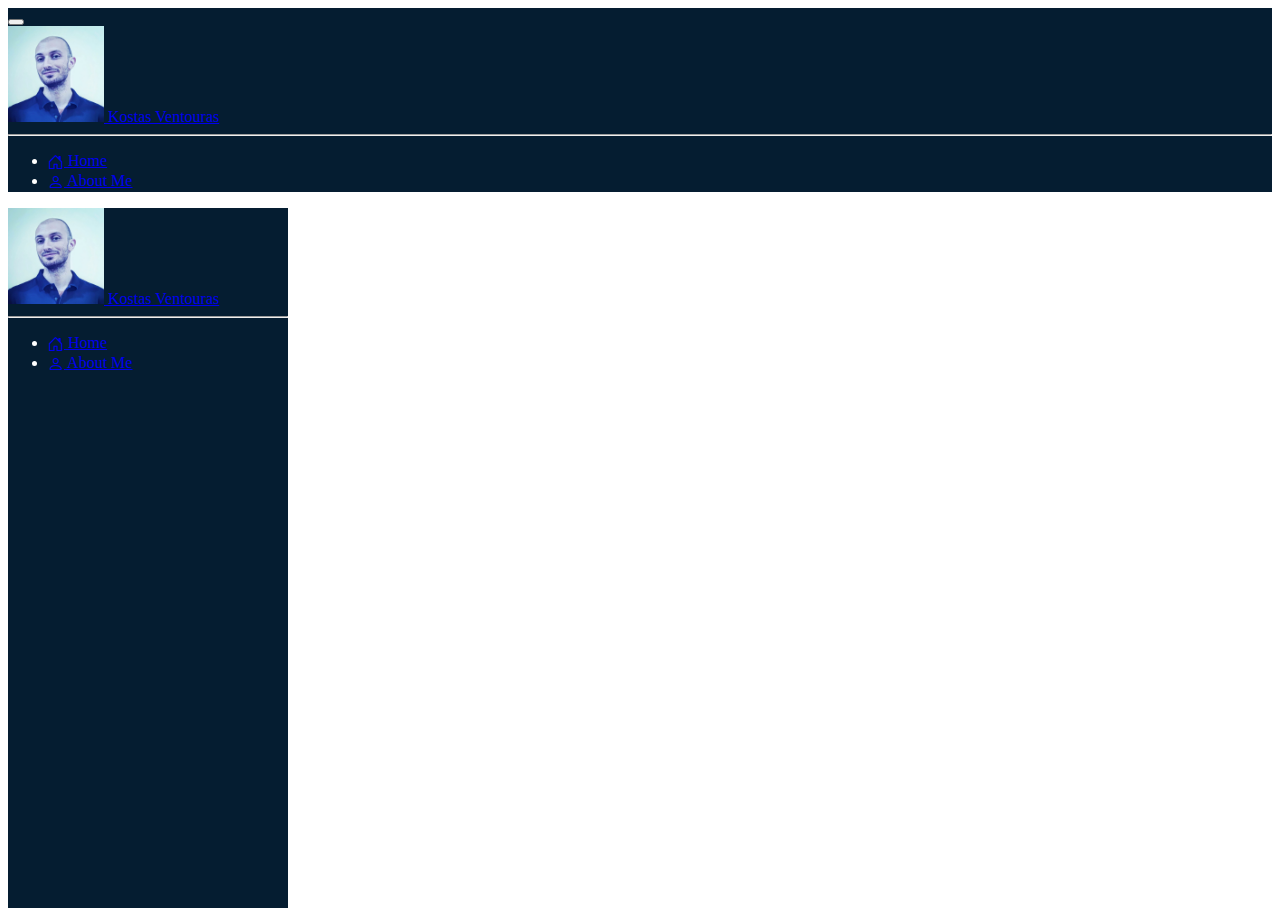
<file: subsites/SiteKostas/index.html>
<!DOCTYPE html>
<html lang="en">

<head>
  <meta charset="utf-8">
  <meta name="viewport" content="width=device-width, initial-scale=1">
  <meta name="description" content="">
  <meta name="author" content="Kostas Ventouras">

  <title>Kostas Ventouras</title>

  <link href="https://cdn.jsdelivr.net/npm/bootstrap@5.0.2/dist/css/bootstrap.min.css" rel="stylesheet"
    integrity="sha384-EVSTQN3/azprG1Anm3QDgpJLIm9Nao0Yz1ztcQTwFspd3yD65VohhpuuCOmLASjC" crossorigin="anonymous">
  <link rel="stylesheet" href="https://cdn.jsdelivr.net/npm/bootstrap-icons@1.8.1/font/bootstrap-icons.css">
  <link href="css/style.css" rel="stylesheet">
</head>

<body>
  <main class="d-block d-md-flex">
    <!-- Narrow-screen menu -->
    <nav class="navbar navbar-dark d-flex d-md-none bd-cyan-900 w-100">
      <div class="container-fluid">
        <button class="navbar-toggler collapsed" type="button" data-bs-toggle="collapse"
          data-bs-target="#navbarToggleExternalContent" aria-controls="navbarToggleExternalContent"
          aria-expanded="false" aria-label="Toggle navigation">
          <span class="navbar-toggler-icon"></span>
        </button>
      </div>
      <div class="collapse w-100 text-white p-4" id="navbarToggleExternalContent">
        <a href="index.html" class="d-flex align-items-center mb-3 mb-md-0 me-md-auto text-white text-decoration-none">
          <img width="96" height="96" alt="Me" src="img/face.jpg" class="rounded-circle me-3">
          <span class="fs-4">Kostas Ventouras</span>
        </a>
        <hr>
        <ul class="nav nav-pills flex-column mb-auto">

          <li class="nav-item">
            <a href="index.html" class="nav-link active" aria-current="page">
              <i class="bi bi-house-door fs-5 me-2"></i>
              Home
            </a>
          </li>

          <li>
            <a href="about.html" class="nav-link text-white">
              <i class="bi bi-person fs-5 me-2"></i>
              About Me
            </a>
          </li>

        </ul>
      </div>
    </nav>

    <!-- Wide-screen menu -->
    <div class="d-none d-md-flex flex-column flex-shrink-0 p-3 text-white bd-cyan-900"
      style="width: 280px; height: 100vh">
      <a href="index.html" class="d-flex align-items-center mb-3 mb-md-0 me-md-auto text-white text-decoration-none">
        <img width="96" height="96" alt="Me" src="img/face.jpg" class="rounded-circle me-3">
        <span class="fs-4">Kostas Ventouras</span>
      </a>
      <hr>
      <ul class="nav nav-pills flex-column mb-auto">

        <li class="nav-item">
          <a href="index.html" class="nav-link active" aria-current="page">
            <i class="bi bi-house-door fs-5 me-2"></i>
            Home
          </a>
        </li>

        <li>
          <a href="about.html" class="nav-link text-white">
            <i class="bi bi-person fs-5 me-2"></i>
            About Me
          </a>
        </li>

      </ul>
    </div>

    <!-- Hero -->
    <div class="container col-xxl-8 px-4 py-5 scrollarea">
      <div class="row flex-lg-row-reverse align-items-center g-5 py-5">
        <div class="col-10 col-sm-8 col-lg-6">
          <img src="img/face.jpg" class="d-block mx-lg-auto img-fluid fade-in-image" id="big-face" alt="My face"
            width="512" height="512" loading="lazy">
        </div>
        <div class="col-lg-6">
          <h1 class="display-5 fw-bold lh-1 mb-3">Hello, my name is Kostas.</h1>
          <div class="py-2">

            <p class="lead">I enjoy making video games, web pages and interactive applications.</p>

            <div class="row">
              <div class="col-auto"><i class="bi bi-joystick fs-4"></i></div>
              <div class="col">
                <p class="lead">Been making big and small games for more than 10 years.</p>
              </div>
            </div>

            <div class="row">
              <div class="col-auto"><i class="bi bi-chat-heart fs-4"></i></div>
              <div class="col">
                <p class="lead">My topics of interest include UI/UX, educational apps/games, and responsive web.</p>
              </div>
            </div>

            <div class="row">
              <div class="col-auto"><i class="bi bi-alarm fs-4"></i></div>
              <div class="col">
                <p class="lead">I could use some more sleep lately.</p>
              </div>
            </div>

          </div>
          <div class="d-grid gap-2 d-md-flex justify-content-md-start">
            <a href="about.html" role="button" class="btn btn-primary btn-lg px-4 me-md-2">More about me</a>
          </div>
        </div>
      </div>
    </div>
  </main>

  <script src="https://cdn.jsdelivr.net/npm/bootstrap@5.0.2/dist/js/bootstrap.bundle.min.js"
    integrity="sha384-MrcW6ZMFYlzcLA8Nl+NtUVF0sA7MsXsP1UyJoMp4YLEuNSfAP+JcXn/tWtIaxVXM"
    crossorigin="anonymous"></script>


</body>

</html>
</file>
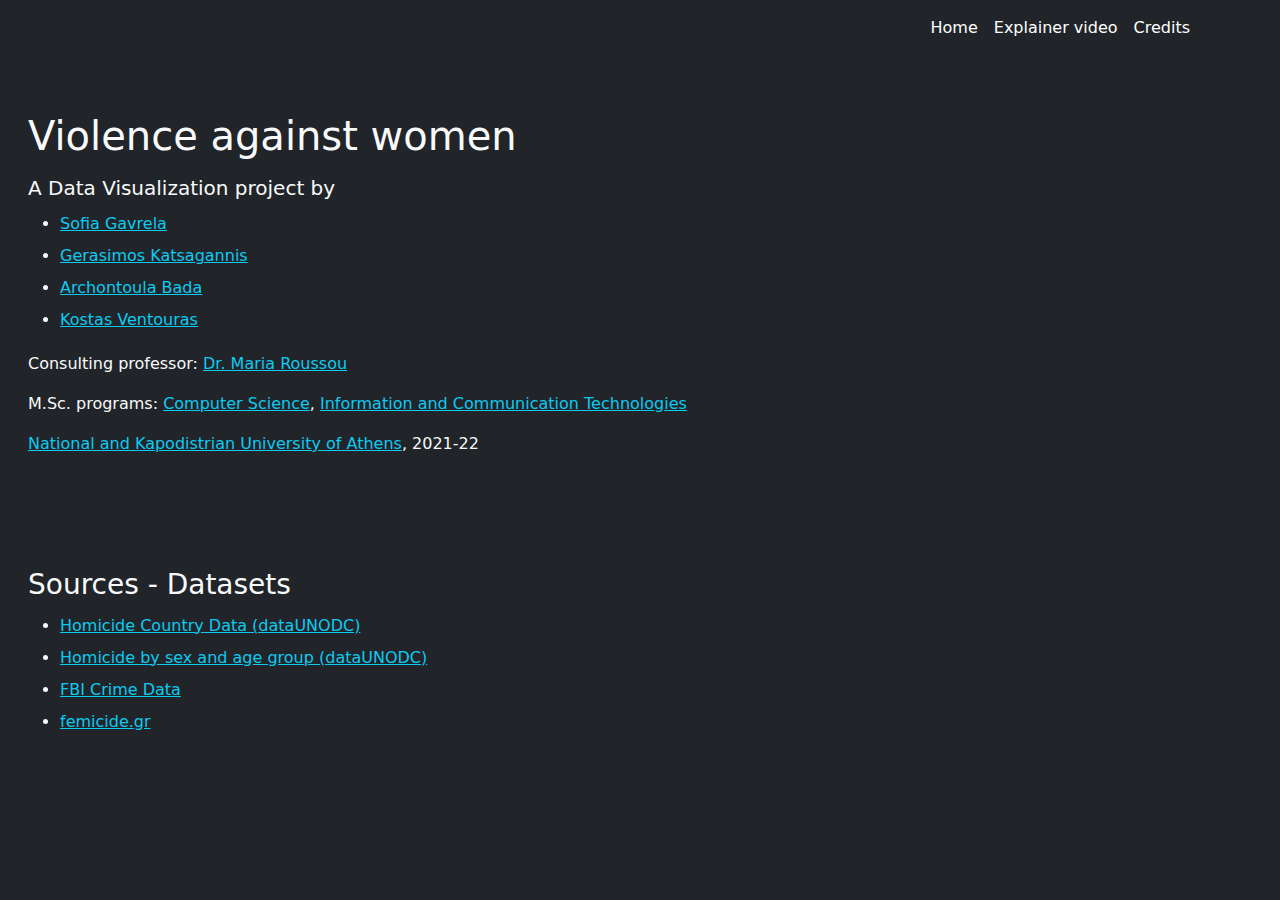
<file: credits.html>
<!DOCTYPE html>
<html lang="en">

<head>
	<meta charset="utf-8" />
	<meta name="viewport" content="width=device-width, initial-scale=1, shrink-to-fit=no" />

	<meta name="description" content="" />
	<meta name="author" content="" />

	<title>Violence Against Women &raquo; The Data</title>

	<link rel="apple-touch-icon" sizes="180x180" href="assets/favicon/apple-touch-icon.png">
	<link rel="icon" type="image/png" sizes="32x32" href="assets/favicon/favicon-32x32.png">
	<link rel="icon" type="image/png" sizes="16x16" href="assets/favicon/favicon-16x16.png">
	<link rel="manifest" href="assets/favicon/site.webmanifest">

	<!-- Core theme CSS (includes Bootstrap)-->
	<link href="css/styles.css" rel="stylesheet" />
</head>

<body class="bg-dark text-light credits">
	<!-- Responsive navbar-->
	<nav class="navbar navbar-expand-lg navbar-dark">
		<div class="container">
			<span class="navbar-brand"></span>
			<button class="navbar-toggler" type="button" data-bs-toggle="collapse"
				data-bs-target="#navbarSupportedContent" aria-controls="navbarSupportedContent" aria-expanded="false"
				aria-label="Toggle navigation">
				<span class="navbar-toggler-icon"></span>
			</button>
			<div class="collapse navbar-collapse" id="navbarSupportedContent">
				<ul class="navbar-nav ms-auto mb-2 mb-lg-0">
					<li class="nav-item">
						<a class="nav-link text-white" href="index.html">Home</a>
					</li>
					<li class="nav-item">
						<a class="nav-link text-white" href="video.html">Explainer video</a>
					</li>
					<li class="nav-item">
						<a class="nav-link text-white active" aria-current="page" href="#">Credits</a>
					</li>
				</ul>
			</div>
		</div>
	</nav>

	<!-- Page content-->
	<div class="container-xxl">
		<div class="row scrollytellingTrigger py-5 px-3">
			<div class="col">
				<div class="scrollytellingBox">
					<h1 class="py-2">Violence against women</h1>
					<h5>A Data Visualization project by</h5>
					<ul>
						<li class="py-1">
							<a class="text-info" href="subsites/SiteSofia/arxiki2.htm">Sofia Gavrela</a>
						</li>
						<li class="py-1">
							<a class="text-info" href="subsites/SiteSimos/index.html">Gerasimos Katsagannis</a>
						</li>
						<li class="py-1">
							<a class="text-info" href="subsites/SiteArchontoula/index.html">Archontoula Bada</a>
						</li>
						<li class="py-1">
							<a class="text-info" href="subsites/SiteKostas/index.html">Kostas Ventouras</a>
						</li>
					</ul>
					<p>Consulting professor:
						<a class="text-info" href="https://www.di.uoa.gr/staff/45" target="_blank">Dr. Maria Roussou</a>
					</p>
					<p>M.Sc. programs:
						<a class="text-info" href="https://www.di.uoa.gr/cs" target="_blank">
							Computer Science</a>,
						<a class="text-info" href="https://www.di.uoa.gr/ict" target="_blank">
							Information and Communication Technologies</a>
					</p>
					<p>
						<a class="text-info" href="https://www.uoa.gr/" target="_blank">
							National and Kapodistrian University of Athens</a>, 2021-22
					</p>
				</div>
			</div>
		</div>

		<div class="row scrollytellingTrigger py-5 px-3">
			<div class="col">
				<div class="scrollytellingBox">
					<h3>Sources - Datasets</h3>
					<ul>
						<li class="py-1">
							<a class="text-info" href="https://dataunodc.un.org/content/homicide-country-data"
								target="_blank">
								Homicide Country Data (dataUNODC)
							</a>
						</li>
						<li class="py-1">
							<a class="text-info"
								href="https://dataunodc.un.org/data/homicide/Homicide%20by%20sex%20and%20age%20group"
								target="_blank">
								Homicide by sex and age group (dataUNODC)
							</a>
						</li>
						<li class="py-1">
							<a class="text-info" href="https://crime-data-explorer.fr.cloud.gov/pages/home"
								target="_blank">
								FBI Crime Data</a>
						</li>
						<li class="py-1">
							<a class="text-info" href="https://femicide.gr/poiotika-dedomena/" target="_blank">
								femicide.gr
							</a>
						</li>
					</ul>
				</div>
			</div>
		</div>
		<!-- end of Page content -->
	</div>

	<!-- Bootstrap core JS-->
	<script src="https://cdn.jsdelivr.net/npm/bootstrap@5.1.3/dist/js/bootstrap.bundle.min.js"></script>
	<!-- jQuery -->
	<script src="https://cdn.jsdelivr.net/npm/jquery@3.6.0/dist/jquery.min.js"></script>
	<!-- other JS-->
	<script src="js/scripts.js"></script>
</body>

</html>
</file>
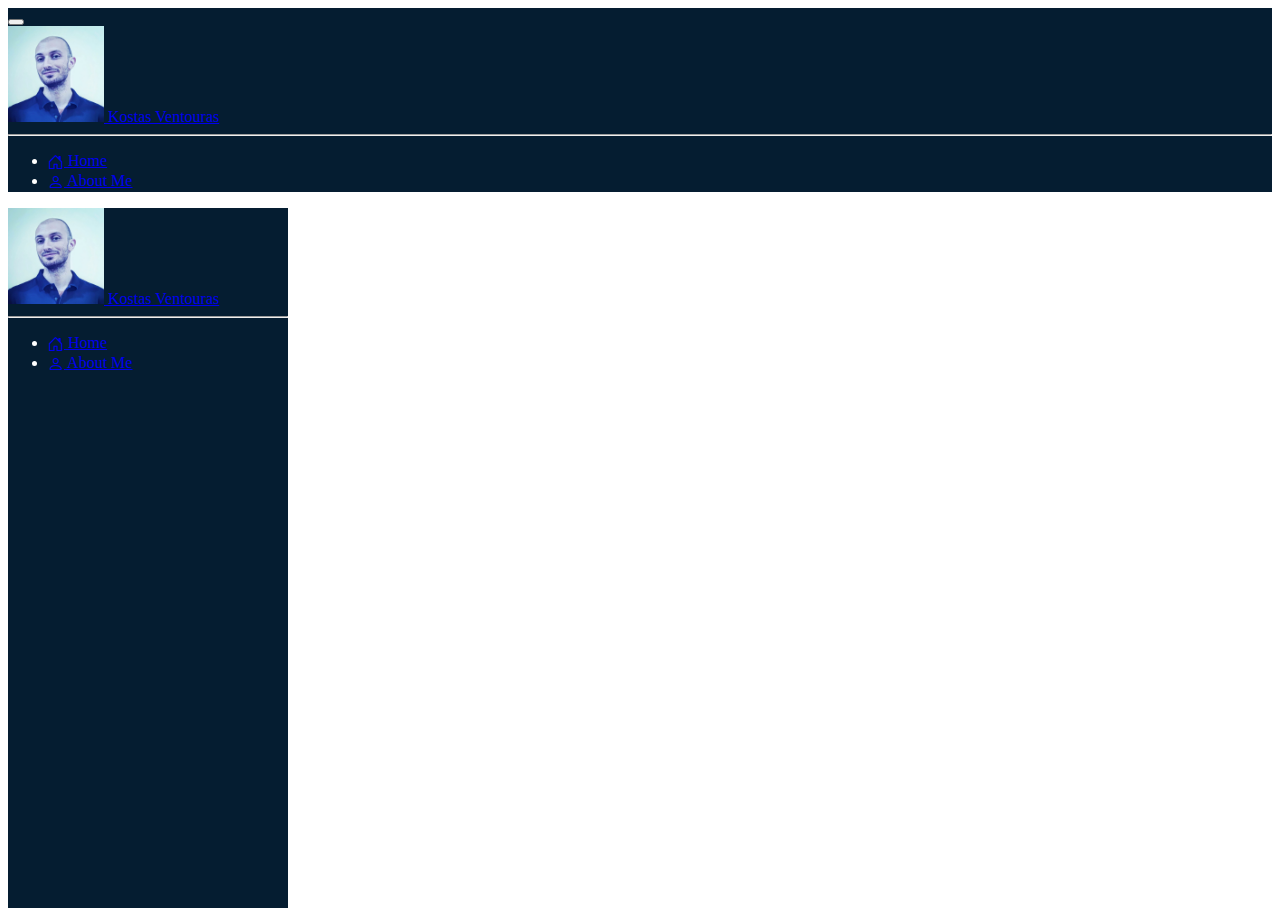
<file: subsites/SiteKostas/about.html>
<!DOCTYPE html>
<html lang="en">

<head>
  <meta charset="utf-8">
  <meta name="viewport" content="width=device-width, initial-scale=1">
  <meta name="description" content="">
  <meta name="author" content="Kostas Ventouras">

  <title>Kostas Ventouras</title>

  <link href="https://cdn.jsdelivr.net/npm/bootstrap@5.0.2/dist/css/bootstrap.min.css" rel="stylesheet"
    integrity="sha384-EVSTQN3/azprG1Anm3QDgpJLIm9Nao0Yz1ztcQTwFspd3yD65VohhpuuCOmLASjC" crossorigin="anonymous">
  <link rel="stylesheet" href="https://cdn.jsdelivr.net/npm/bootstrap-icons@1.8.1/font/bootstrap-icons.css">
  <link href="css/style.css" rel="stylesheet">
  <link href="css/timeline.css" rel="stylesheet">
</head>

<body>
  <main class="d-block d-md-flex">
    <!-- Narrow-screen menu -->
    <nav class="navbar navbar-dark d-flex d-md-none bd-cyan-900 w-100">
      <div class="container-fluid">
        <button class="navbar-toggler collapsed" type="button" data-bs-toggle="collapse"
          data-bs-target="#navbarToggleExternalContent" aria-controls="navbarToggleExternalContent"
          aria-expanded="false" aria-label="Toggle navigation">
          <span class="navbar-toggler-icon"></span>
        </button>
      </div>
      <div class="collapse w-100 text-white p-4" id="navbarToggleExternalContent">
        <a href="index.html" class="d-flex align-items-center mb-3 mb-md-0 me-md-auto text-white text-decoration-none">
          <img width="96" height="96" alt="Me" src="img/face.jpg" class="rounded-circle me-3">
          <span class="fs-4">Kostas Ventouras</span>
        </a>
        <hr>
        <ul class="nav nav-pills flex-column mb-auto">

          <li class="nav-item">
            <a href="index.html" class="nav-link text-white">
              <i class="bi bi-house-door fs-5 me-2"></i>
              Home
            </a>
          </li>

          <li>
            <a href="about.html" class="nav-link active" aria-current="page">
              <i class="bi bi-person fs-5 me-2"></i>
              About Me
            </a>
          </li>

        </ul>
      </div>
    </nav>

    <!-- Wide-screen menu -->
    <div class="d-none d-md-flex flex-column flex-shrink-0 p-3 text-white bd-cyan-900"
      style="width: 280px; height: 100vh">
      <a href="index.html" class="d-flex align-items-center mb-3 mb-md-0 me-md-auto text-white text-decoration-none">
        <img width="96" height="96" alt="Me" src="img/face.jpg" class="rounded-circle me-3">
        <span class="fs-4">Kostas Ventouras</span>
      </a>
      <hr>
      <ul class="nav nav-pills flex-column mb-auto">

        <li class="nav-item">
          <a href="index.html" class="nav-link text-white">
            <i class="bi bi-house-door fs-5 me-2"></i>
            Home
          </a>
        </li>

        <li>
          <a href="about.html" class="nav-link active" aria-current="page">
            <i class="bi bi-person fs-5 me-2"></i>
            About Me
          </a>
        </li>

      </ul>
    </div>

    <!-- Timeline -->
    <div class="container px-4 py-5 scrollarea">
      <div class="row">
        <div class="col">
          <div class="card border-0">
            <div class="card-body">
              <div id="content">
                <ul class="timeline">
                  <li class="event" data-date="2002 - 2004">
                    <h3>Baby steps</h3>
                    <p>Back in primary school, I imagined I would be making video games one day, and I would draw
                      extensive drafts of silly game ideas on paper.</p>
                  </li>
                  <li class="event" data-date="2004 - 2010">
                    <h3>First games</h3>
                    <p>In high school I discovered a few game engines (<a
                        href="https://en.wikipedia.org/wiki/RPG_Maker_2000" target="blank">RPG Maker 2k</a> and <a
                        href="https://web.archive.org/web/20031207053808if_/http://www.gamemaker.nl/index.html"
                        target="blank">Game Maker 5.0</a>) and made my first attempts at game development, making simple
                      mini-games and slowly getting better at it.</p>
                  </li>
                  <li class="event" data-date="2010 - 2014">
                    <h3>Air Force Academy, programming, and more games</h3>
                    <p>Got in the Air Force Academy and graduated as an aircraft electronics engineer. My dissertation
                      was a material management platform involving a Web Server, Android and QR codes. In the meantime,
                      had some chances to learn new technologies (Java, PHP, SQL) and took up <a
                        href="https://unity.com/" target="blank">Unity</a> as a preferred game engine. Worked on various
                      solo and team projects afterwards.</p>
                  </li>
                  <li class="event" data-date="2020">
                    <h3>Army Programmers School</h3>
                    <p>Enrolled in the <a href="https://sphy.army.gr/" target="blank">Army School of Software
                        Development and Analysis</a> and graduated top of class. My
                      dissertation was an education management system for the Air Force Academy, written in Java EE.</p>
                  </li>
                  <li class="event" data-date="2021-2022">
                    <h3>Postgraduate Studies</h3>
                    <p>Enrolled in the <a href="https://www.di.uoa.gr/cs" target="blank">Computer Science postgraduate
                        program</a> of the <a href="https://en.uoa.gr/" target="blank">National and Kapodistrian
                        University of Athens</a>.</p>
                  </li>
                </ul>
              </div>
            </div>
          </div>
        </div>
      </div>
    </div>
  </main>

  <script src="https://cdn.jsdelivr.net/npm/bootstrap@5.0.2/dist/js/bootstrap.bundle.min.js"
    integrity="sha384-MrcW6ZMFYlzcLA8Nl+NtUVF0sA7MsXsP1UyJoMp4YLEuNSfAP+JcXn/tWtIaxVXM"
    crossorigin="anonymous"></script>


</body>

</html>
</file>
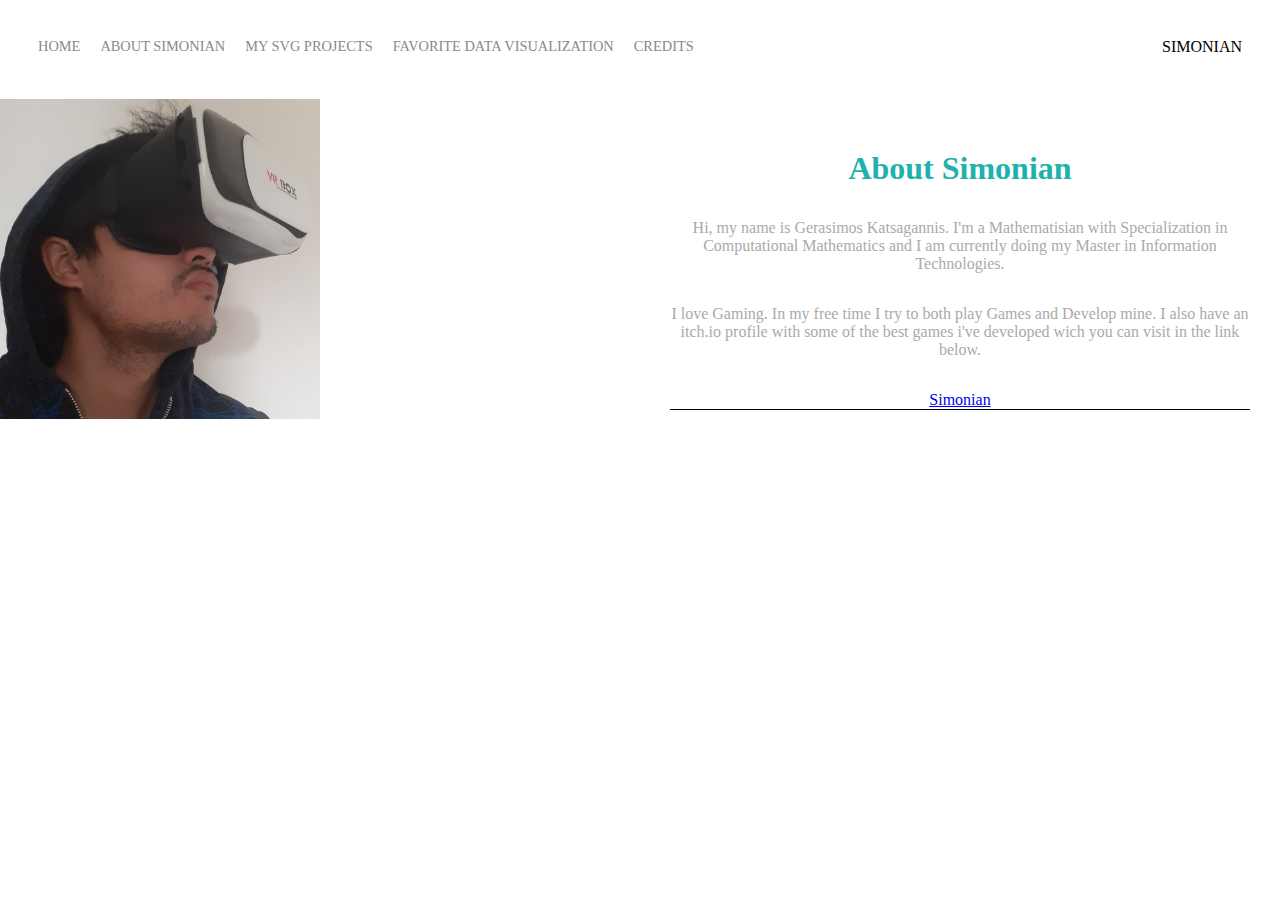
<file: subsites/SiteSimos/about.html>
<!DOCTYPE html>
<html>
    <head>
        <meta charset="utf-8" />
        <title>About Simonian</title>
        <link rel="stylesheet" href="styles.css">
    </head>
    <body>
        <div class="container">
            <div class="nav-wrapper">
              <div class="left-side">
                    <div class="nav-link-wrapper active-nav-link">
                        <a href="index.html">Home</a>
                    </div>
        
                    <div class="nav-link-wrapper">
                        <a href="about.html">About Simonian</a>
                    </div>

                    <div class="nav-link-wrapper">
                        <a href="projects.html">My SVG Projects</a>
                    </div>

                    <div class="nav-link-wrapper">
                        <a href="datavis.html">Favorite Data Visualization</a>
                    </div>

                    <div class="nav-link-wrapper">
                        <a href="credits.html">Credits</a>
                    </div>
              </div>
        
              <div class="right-side">
                    <div class="brand">
                        SIMONIAN
                    </div>
              </div>
            </div>

            <div class="content-wrapper">
                <div class="two-column-wrapper">
                    <div class="profile-image-wrapper">
                        <img src="images/vrbox.jpg">
                    </div>

                    <div class="profile-content-wrapper">
                        <h1>
                            About Simonian
                        </h1>

                        <p>
                            Hi, my name is Gerasimos Katsagannis. I'm a Mathematisian with Specialization in Computational Mathematics and I am currently doing my Master in Information Technologies.
                        </p>

                        <p>
                            I love Gaming. In my free time I try to both play Games and Develop mine. I also have an itch.io profile with some of the best games i've developed wich you can visit in the link below.
                        </p>

                        <p>
                            <div class="nav-link-wrapper-credits active-nav-link">
                                <a href="Links/Simonian - itch.io.html">Simonian</a>
                            </div>
                        </p>

                    </div>
                </div>
            </div>

        </div>
    </body>
</html>
</file>
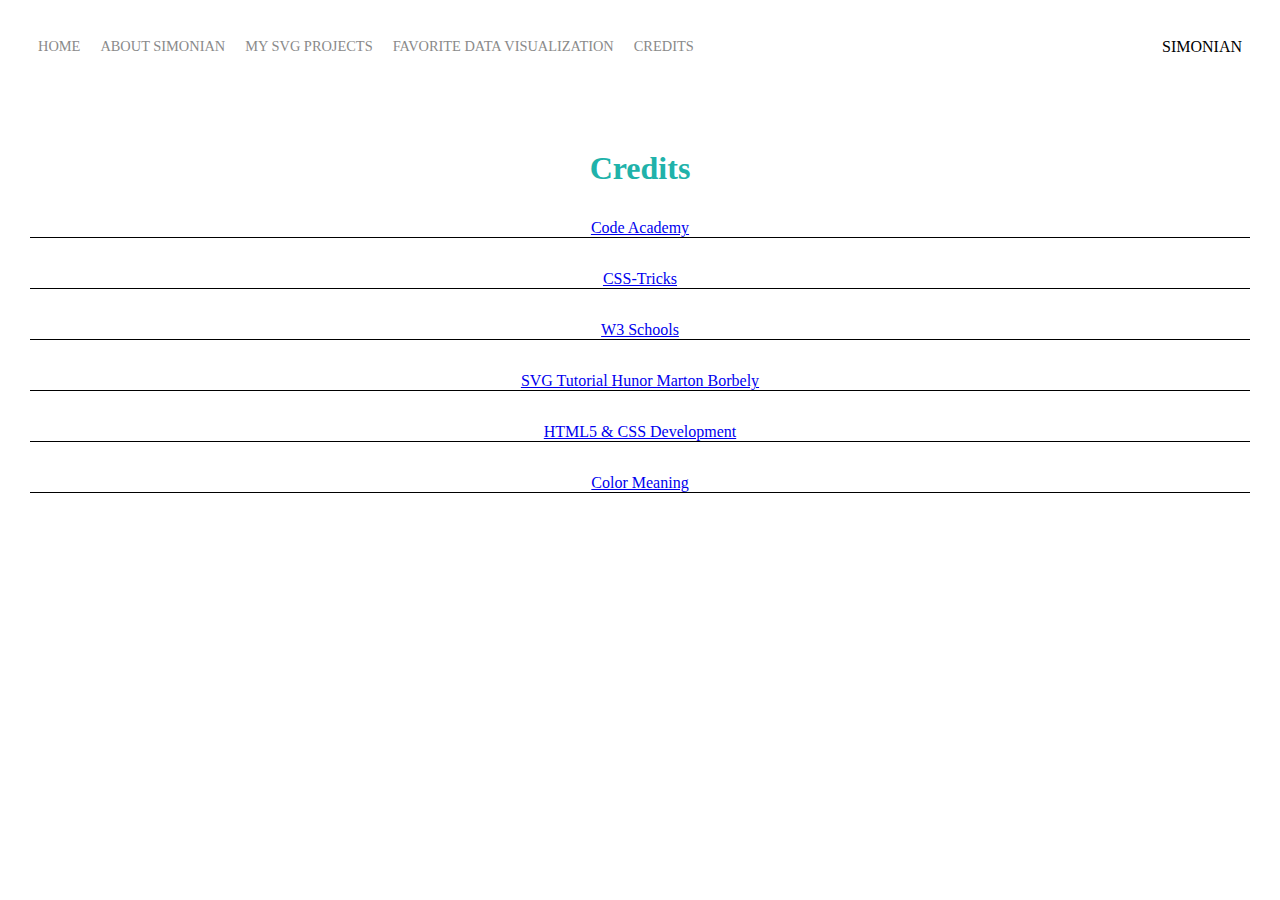
<file: subsites/SiteSimos/credits.html>
<!DOCTYPE html>
<html>
    <head>
        <meta charset="utf-8" />
        <title>Credits</title>
        <link rel="stylesheet" href="styles.css">
    </head>
    <body>
        <div class="container">
            <div class="nav-wrapper">
              <div class="left-side">
                    <div class="nav-link-wrapper active-nav-link">
                        <a href="index.html">Home</a>
                    </div>
        
                    <div class="nav-link-wrapper">
                        <a href="about.html">About Simonian</a>
                    </div>

                    <div class="nav-link-wrapper">
                        <a href="projects.html">My SVG Projects</a>
                    </div>

                    <div class="nav-link-wrapper">
                        <a href="datavis.html">Favorite Data Visualization</a>
                    </div>

                    <div class="nav-link-wrapper">
                        <a href="credits.html">Credits</a>
                    </div>

              </div>
        
              <div class="right-side">
                    <div class="brand">
                        SIMONIAN
                    </div>
              </div>
            </div>

            <div class="content-wrapper">

                    <div class="profile-content-wrapper">
                        <h1>
                            Credits
                        </h1>
                        <p>
                            <div class="nav-link-wrapper-credits active-nav-link">
                                <a href="Links/Learn HTML _ Codecademy.html">Code Academy</a>
                            </div>
                        </p>

                        <p>
                            <div class="nav-link-wrapper-credits active-nav-link">
                                <a href="Links/A Guide to SVG Animations (SMIL) _ CSS-Tricks - CSS-Tricks.html">CSS-Tricks</a>
                            </div>
                        </p>

                        <p>
                            <div class="nav-link-wrapper-credits active-nav-link">
                                <a href="Links/SVG Tutorial.html">W3 Schools</a>
                            </div>
                        </p>

                        <p>
                            <div class="nav-link-wrapper-credits active-nav-link">
                                <a href="Links/SVG tutorial Hunor Marton Borbely.html">SVG Tutorial Hunor Marton Borbely</a>
                            </div>
                        </p>

                        <p>
                            <div class="nav-link-wrapper-credits active-nav-link">
                                <a href="Links/HTML5 & CSS Development.html">HTML5 & CSS Development</a>
                            </div>
                        </p>

                        <p>
                            <div class="nav-link-wrapper-credits active-nav-link">
                                <a href="Links/Green Honey.html">Color Meaning</a>
                            </div>
                        </p>


                    </div>
            </div>

        </div>
    </body>
</html>
</file>
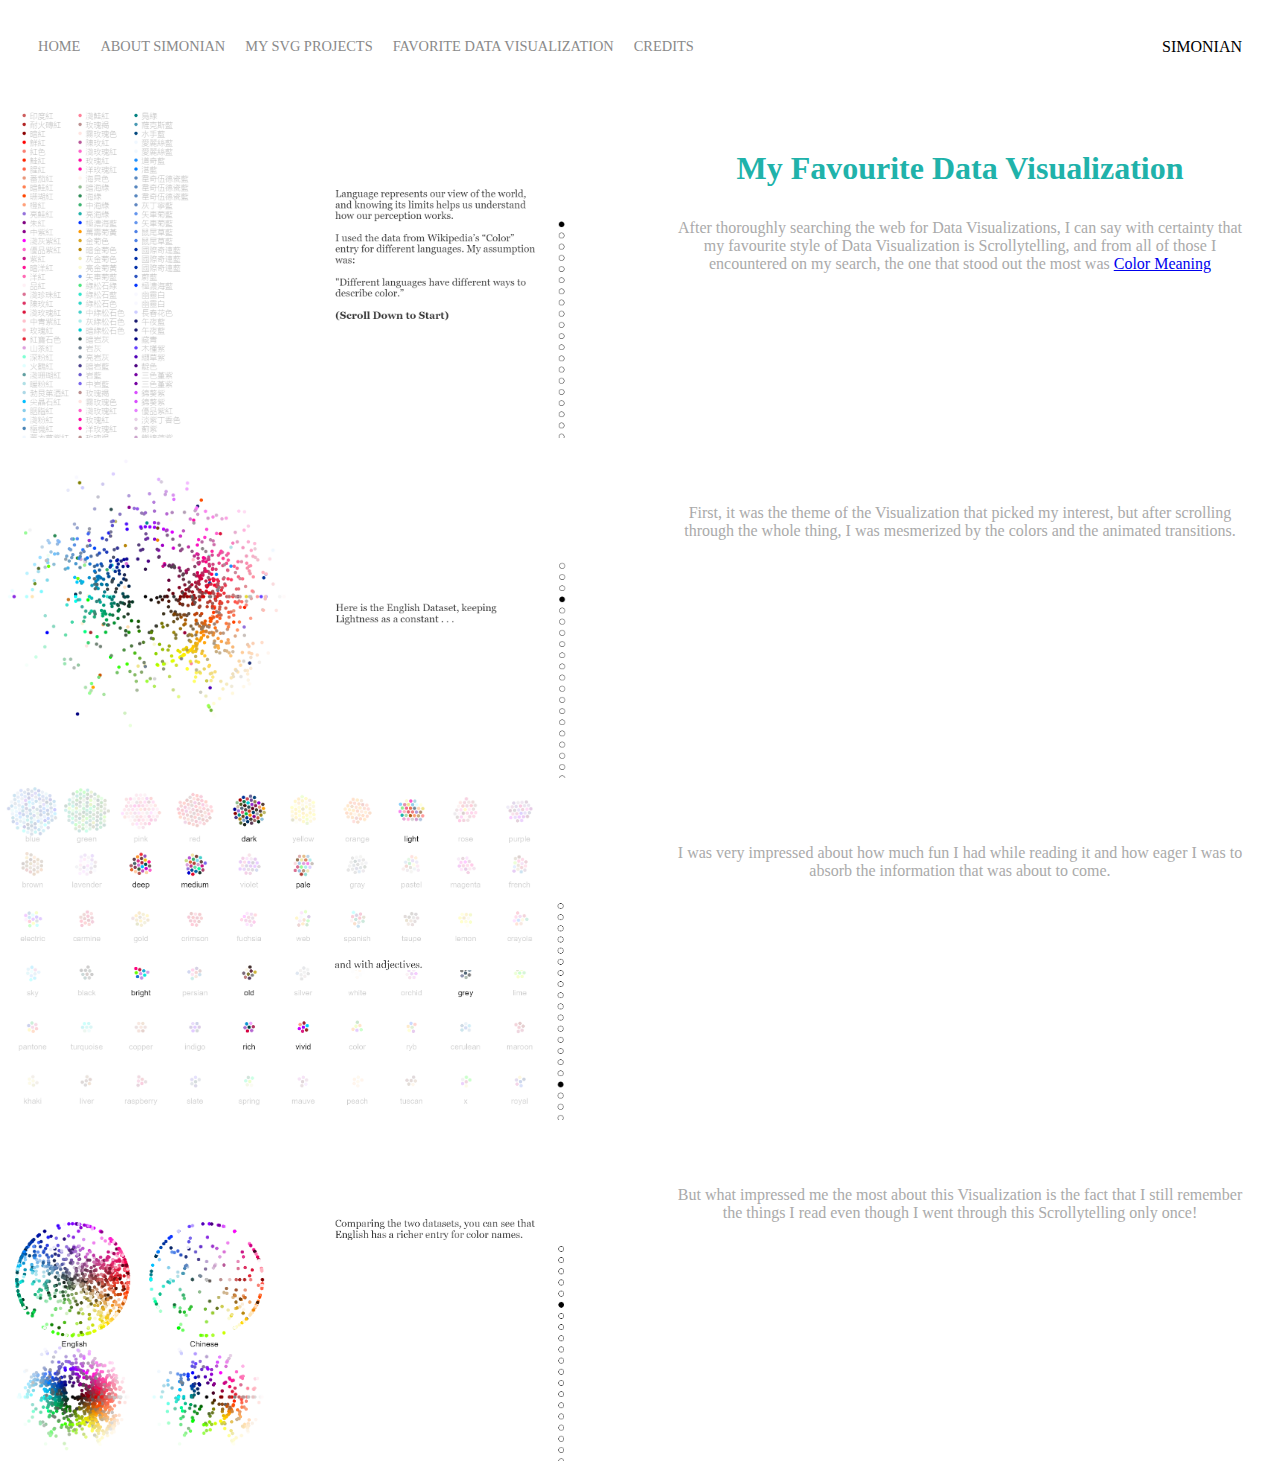
<file: subsites/SiteSimos/datavis.html>
<!DOCTYPE html>
<html>
    <head>
        <meta charset="utf-8" />
        <title>Data Visualization</title>
        <link rel="stylesheet" href="styles.css">
    </head>
    <body>
        <div class="container">
            <div class="nav-wrapper">
              <div class="left-side">
                    <div class="nav-link-wrapper active-nav-link">
                        <a href="index.html">Home</a>
                    </div>
        
                    <div class="nav-link-wrapper">
                        <a href="about.html">About Simonian</a>
                    </div>

                    <div class="nav-link-wrapper">
                        <a href="projects.html">My SVG Projects</a>
                    </div>

                    <div class="nav-link-wrapper">
                        <a href="datavis.html">Favorite Data Visualization</a>
                    </div>

                    <div class="nav-link-wrapper">
                        <a href="credits.html">Credits</a>
                    </div>

              </div>
        
              <div class="right-side">
                    <div class="brand">
                        SIMONIAN
                    </div>
              </div>
            </div>

            <div class="content-wrapper">
                <div class="two-column-wrapper">
                    <div class="vis-profile-image-wrapper">
                        <img src="images/FavouriteSite.png">
                    </div>

                    <div class="profile-content-wrapper">
                        <h1>
                            My Favourite Data Visualization
                        </h1>

                        <p>
                            After thoroughly searching the web for Data Visualizations, I can say with certainty that my favourite style of Data Visualization is Scrollytelling, and from all of those I encountered on my search, the one that stood out the most was <a href="Links/Green Honey.html">Color Meaning</a>
                        </p>


                         

                    </div>
                    <div class="vis-profile-image-wrapper">
                        <img src="images/FavouriteSite2.png">
                    </div>


                    <div class="profile-content-wrapper">
                        <p>
                            First, it was the theme of the Visualization that picked my interest, but after scrolling through the whole thing, I was mesmerized by the colors and the animated transitions.
                        </p>

                    </div>

                    <div class="vis-profile-image-wrapper">
                        <img src="images/FavouriteSite3.png">
                    </div>


                    <div class="profile-content-wrapper">
                        <p>
                            I was very impressed about how much fun I had while reading it and how eager I was to absorb the information that was about to come.
                        </p>

                    </div>


                    <div class="vis-profile-image-wrapper">
                        <img src="images/FavouriteSite4.png">
                    </div>


                    <div class="profile-content-wrapper">
                        <p>
                            But what impressed me the most about this Visualization is the fact that I still remember the things I read even though I went through this Scrollytelling only once!
                        </p>

                    </div>

                </div>
            </div>

        </div>
    </body>
</html>
</file>
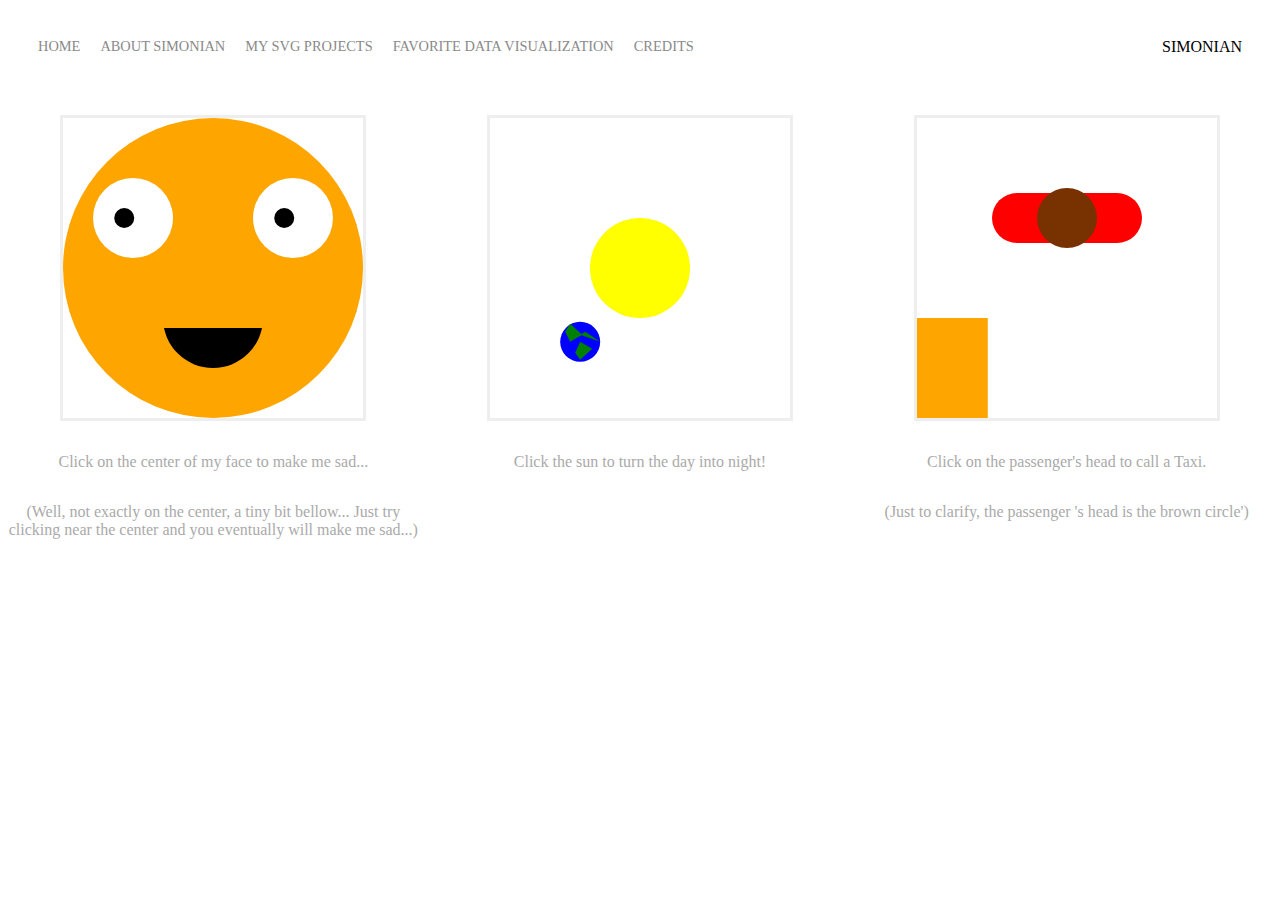
<file: subsites/SiteSimos/projects.html>
<!DOCTYPE html>
<html>
    <head>
        <meta charset="utf-8" />
        <title>SVG</title>
        <link rel="stylesheet" href="styles.css">
    </head>
    <body>
        <div class="container">
            <div class="nav-wrapper">
              <div class="left-side">
                    <div class="nav-link-wrapper active-nav-link">
                        <a href="index.html">Home</a>
                    </div>
        
                    <div class="nav-link-wrapper">
                        <a href="about.html">About Simonian</a>
                    </div>

                    <div class="nav-link-wrapper">
                        <a href="projects.html">My SVG Projects</a>
                    </div>

                    <div class="nav-link-wrapper">
                        <a href="datavis.html">Favorite Data Visualization</a>
                    </div>

                    <div class="nav-link-wrapper">
                        <a href="credits.html">Credits</a>
                    </div>

              </div>
        
              <div class="right-side">
                    <div class="brand">
                        SIMONIAN
                    </div>
              </div>
            </div>

            <div class="content-wrapper">
                <div class="portfolio-items-wrapper">

                    <div class="portfolio-item-wrapper">
                        <svg width="300" height="300">


                            <circle id="orange-circle" r="150" cx="150" cy="150" fill="orange" />
                            <circle id="left-eye-white" r="40" cx="70" cy="100" fill="white" />
                            <circle id="right-eye-white" r="40" cx="230" cy="100" fill="white" />
                            <circle id="left-eye-black" r="10" cx="70" cy="100" fill="black" />
                            <circle id="right-eye-black" r="10" cx="230" cy="100" fill="black" />
                            
                            <circle id="mouth" cx="150" cy="200" r="50" fill="black" />
                            <rect id="cut-off" x="100" y="150" width="120" height="60" fill="orange" />
                            
                            
                            <animate 
                                     xlink:href="#left-eye-black"
                                     attributeName="cx" 
                                     from="40"
                                     to="100" 
                                     dur="2s"
                                     begin="0s"
                                     repeatCount="indefinite"
                                     fill="freeze" 
                                     id="rect-anim"/>
                
                            <animate 
                                     xlink:href="#right-eye-black"
                                     attributeName="cx" 
                                     from="200"
                                     to="260" 
                                     dur="2s"
                                     begin="0s"
                                     repeatCount="indefinite"
                                     fill="freeze" 
                                     id="rect-anim"/>
                            
                            <animate 
                                     xlink:href="#cut-off"
                                     attributeName="y" 
                                     from="150"
                                     to="200" 
                                     dur="0.5s"
                                     begin="click"
                                     fill="freeze" 
                                     id="cut-off"/>
                        </svg>

                        <p>Click on the center of my face to make me sad...</p>
                        <p>(Well, not exactly on the center, a tiny bit bellow... Just try clicking near the center and you eventually will make me sad...)</p>

                    </div>


                    <div class="portfolio-item-wrapper">
                        <svg width="300" height="300">

                          <path id="motionPath" fill="none" storke="#000000" stroke-miterlimit="10"
                            d="
                              M 150, 150
                              m -95, 0
                              a 95,95 0 1,0 190,0
                              a 95,95 0 1,0 -190,0
                          "/>
                            
                          <g id="earth">
                            <circle id="circle" r="20" cx="0" cy="0" fill="blue" />
                            <polygon points="0,0 12,7 0,18 -5,11 " fill="green" />
                            <polygon points="-10,0 2,-7 -10,-18 -15,-10 " fill="green" />
                            <polygon points="20,0 0,-7 5,-10 " fill="green" />
                          </g>

                          <circle id="sun" r="50" cx="150" cy="150" fill="yellow"/>

                            <circle id="crate" r="15" cx="130" cy="130" fill="yellow" />
                            <circle id="crate-2" r="8" cx="170" cy="130" fill="yellow" />
                            <circle id="crate-3" r="11" cx="150" cy="175" fill="yellow" />


                          <animate 
                                xlink:href="#sun"
                                attributeName="fill" 
                                attributeType="XML"  
                                begin="click"
                                dur="3s" 
                                values="yellow;orange;red;purple;gray"
                                fill="freeze" 
                                calcMode="linear" 
                                id="sun-anim" />

                                <animate 
                                xlink:href="#crate-2"
                                attributeName="fill" 
                                attributeType="XML"  
                                begin="sun-anim.begin + 0.1s"
                                dur="3s" 
                                values="yellow;orange;red;purple;gray;#585858"
                                fill="freeze" 
                                calcMode="linear" />

                                <animate 
                                xlink:href="#crate-3"
                                attributeName="fill" 
                                attributeType="XML"  
                                begin="sun-anim.begin + 0.1s"
                                dur="3s" 
                                values="yellow;orange;red;purple;gray;#585858"
                                fill="freeze" 
                                calcMode="linear" />

                            <animate 
                                xlink:href="#crate"
                                attributeName="fill" 
                                attributeType="XML"  
                                begin="sun-anim.begin + 0.1s"
                                dur="3s" 
                                values="yellow;orange;red;purple;gray;#585858"
                                fill="freeze" 
                                calcMode="linear" />
                            
                             
                            <animateMotion 
                                     xlink:href="#earth"
                                     dur="5s"
                                     begin="0s"
                                     fill="freeze"
                                     repeatCount="indefinite">
                              <mpath xlink:href="#motionPath" />
                            </animateMotion>
                          </svg>

                          <p>Click the sun to turn the day into night!</p>
                    </div>



                    <div class="portfolio-item-wrapper">
                        <svg width="300" height="300">

                            <circle id="palm" r="25" cx="100" cy="150" fill="white"/>
                            <polygon id="sleeve" points="75,150 125,150 125,100 75,100" fill="white" />

                            <circle r="25" cx="200" cy="100" fill="red"></circle>
                            <circle r="25" cx="100" cy="100" fill="red"></circle>

                            <g id="pasenger">
                                <polygon points="100,75 100,125 200,125 200,75 " fill="red" />
                                <circle r="30" cx="150" cy="100" fill="#783100">
                            </g> 


                            <rect id="taxi" width="200" height="150" x="25" y="200" fill="orange">

                            
                            <animate 
                                     xlink:href="#pasenger"
                                     attributeName="cx"
                                     from="0"
                                     to="0" 
                                     dur="0.1s"
                                     begin="click"
                                     fill="freeze" 
                                     id="pasenger-anim"/>
                                    
                            <animate 
                                     xlink:href="#palm"
                                     attributeName="fill" 
                                     attributeType="XML"  
                                     begin="pasenger-anim.begin + 0.1s"
                                     dur="0.1s" 
                                     values="white;#ff9f5d"
                                     fill="freeze" 
                                     calcMode="linear"
                                     id="pasenger-anim" />

                            <animate 
                                     xlink:href="#sleeve"
                                     attributeName="fill" 
                                     attributeType="XML"  
                                     begin="pasenger-anim.begin + 0.1s"
                                     dur="0.1s" 
                                     values="white;red"
                                     fill="freeze" 
                                     calcMode="linear" />
                            
                            <animate 
                                     xlink:href="#taxi"
                                     attributeName="x" 
                                     from="-200"
                                     to="300" 
                                     dur="5s"
                                     begin="0s"
                                     repeatCount="indefinite"
                                     end="pasenger-anim.end + 1s"
                                     fill="freeze" 
                                     id="rect-anim"/>
                            
                          </svg>

                          <p>Click on the passenger's head to call a Taxi.</p>
                          <p>(Just to clarify, the passenger 's head is the brown circle')</p>
                    </div>

                </div>
            </div>

        </div>
    </body>
</html>
</file>
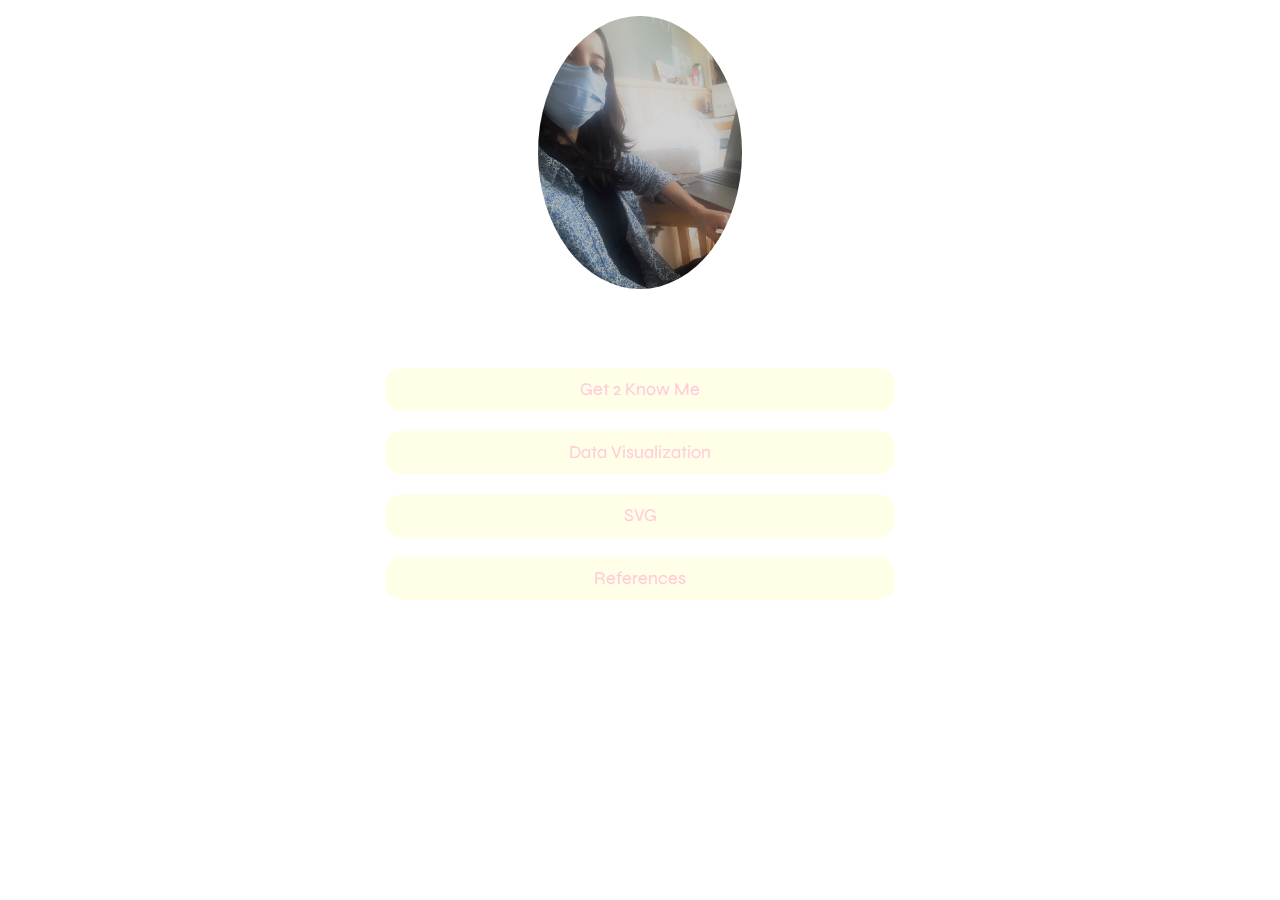
<file: subsites/SiteSofia/arxiki2.htm>
<!DOCTYPE html>
<html lang="el">
<html>

<head>
  <meta charset="utf-8" />
  <meta name="viewport" content="width=device-width, initial-scale=1" />
  <link rel="stylesheet" href="https://www.w3schools.com/w3css/4/w3.css" />
  <link rel="stylesheet" href="https://fonts.googleapis.com/css?family=Syne" />
  <title>SofiaSpace</title>
  <style>
    body {
      background-image: url(https://images.unsplash.com/photo-1534796636912-3b95b3ab5986?ixlib=rb-1.2.1&ixid=MnwxMjA3fDB8MHxwaG90by1wYWdlfHx8fGVufDB8fHx8&auto=format&fit=crop&w=1742&q=80);
      /* The image used for background*/
      background-repeat: no-repeat;
      /* Do not repeat the image */
      background-position: center;
      /* Center the image */
      background-size: cover;
      /* Resize the background image to cover the entire container */
      font-family: "Syne", sans-serif;
      
    }

    .container {
      width: 100%;
      padding-right: 15px;
      padding-left: 15px;
      margin-right: auto;
      margin-left: auto;
    }

    .image-container {
      text-align: center;
      width: 100%;
    }

    .links-container {
      display: flex;
      flex-direction: column;
      justify-content: center;
      align-items: center;
      gap: 20px;
    }

    .link {
      min-width: 50% !important;
    }

    @media (min-width: 1200px) {
      .container {
        max-width: 1140px;
      }
    }

    @media (min-width: 992px) {
      .container {
        max-width: 960px;
      }
    }

    @media (min-width: 768px) {
      .container {
        max-width: 720px;
      }

      .link {
        width: 100%;
      }
    }

    @media (min-width: 576px) {
      .container {
        max-width: 540px;
      }
    }

    .w3-yellow,
    .w3-hover-purple:hover,
    .w3-text-black {
      color: rgba(255, 204, 217) !important;
      background-color: rgba(255, 255, 179, 0.3) !important;
    }
  </style>
</head>

<body class="w3-white">
  <div class="container">
    <div class="image-container">
      <img
          src="profile.jpg"
          class="w3-margin"
          alt="My Beautiful Face!"
          width="40%"
          height="30%"
          style="border-radius: 50%"
        />

      
      <div class="w3-text-white">
        <p class="w3-large"><strong>Sofia's Space! Sofia's Rules!</strong></p>
      </div>

      
      <div class="links-container">
        <a href="get2knowme2.htm" class="w3-button w3-hover-pink w3-large w3-round-xlarge w3-yellow link" target="_blank">Get 2 Know Me</a>
        <a href="datavisualization2.htm" class="w3-button w3-hover-pink w3-large w3-round-xlarge w3-yellow link" target="_blank">Data Visualization</a>
        <a href="svg2.htm" class="w3-button w3-hover-pink w3-large w3-round-xlarge w3-yellow link" target="_blank">SVG</a>
        <a href="references2.htm" class="w3-button w3-hover-pink w3-large w3-round-xlarge w3-yellow link" target="_blank">References</a>
        
      </div>
    </div>
  </div>

  
</body>
</file>
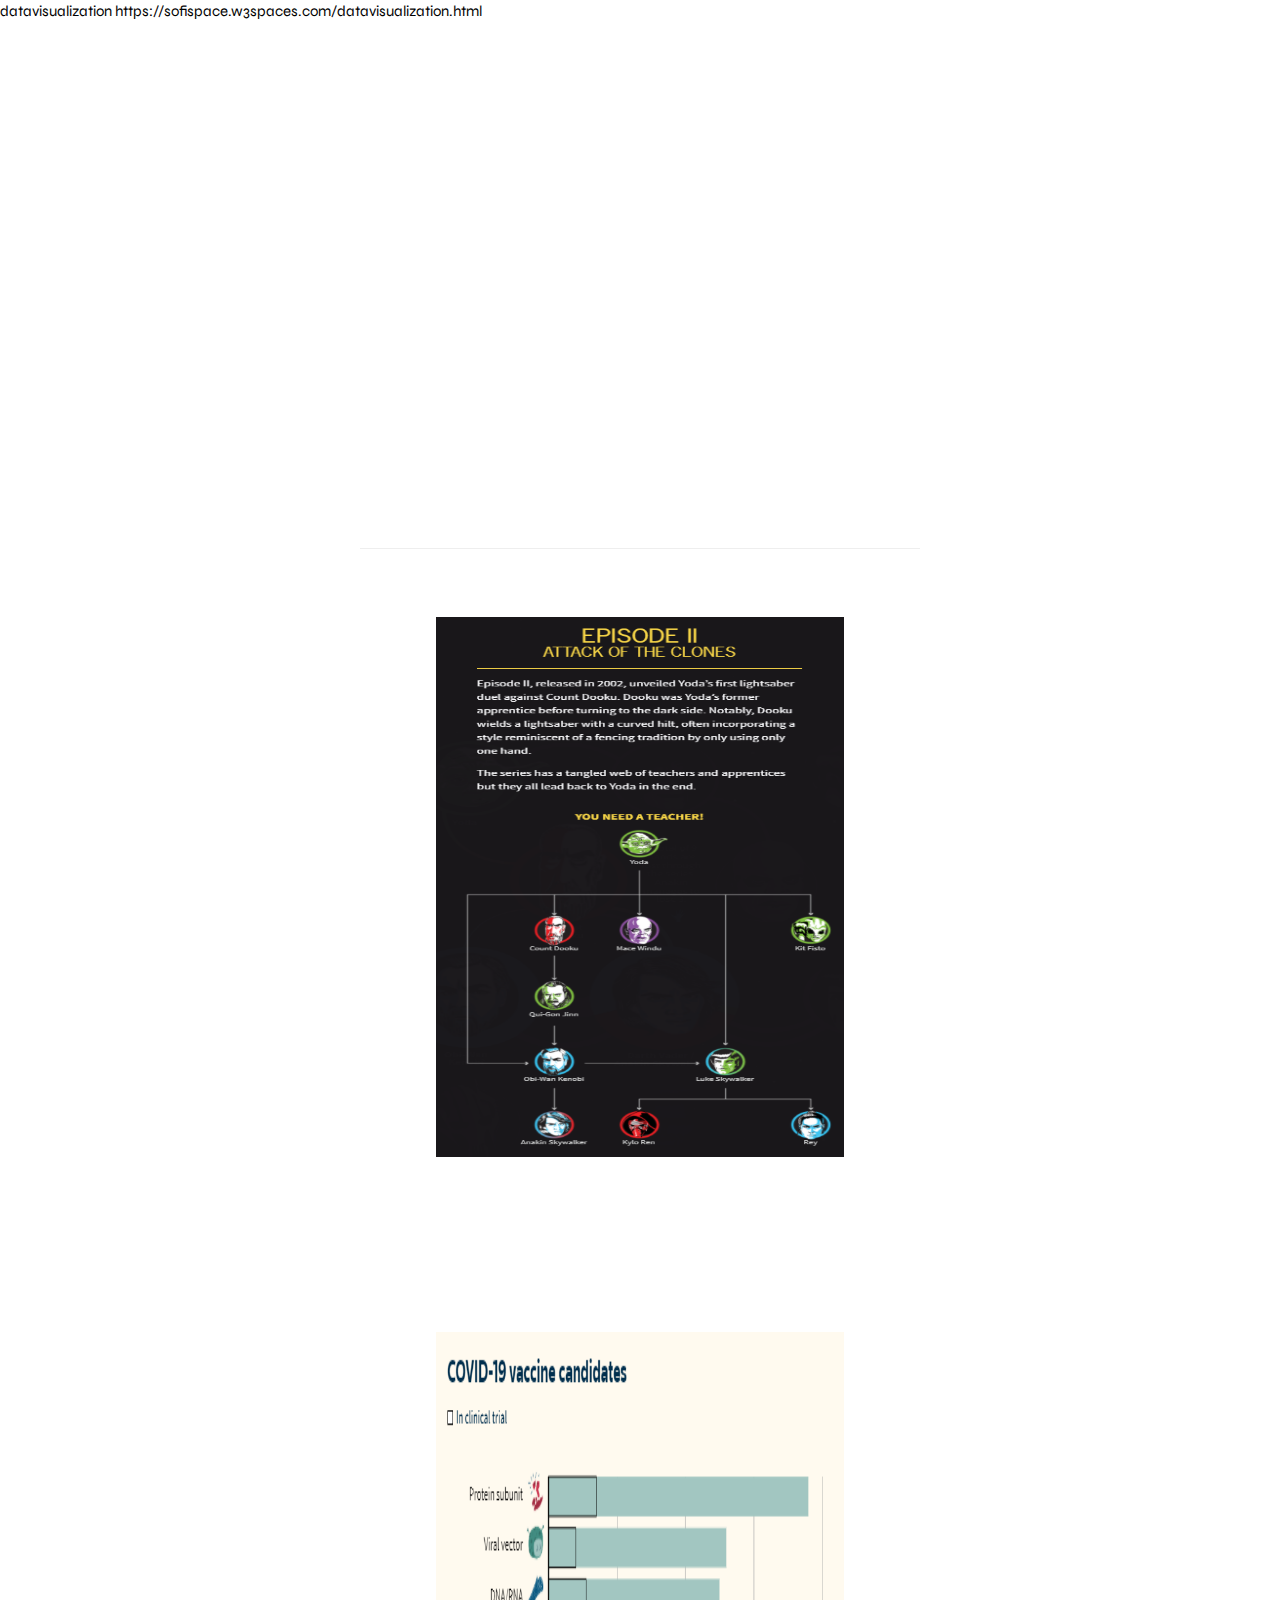
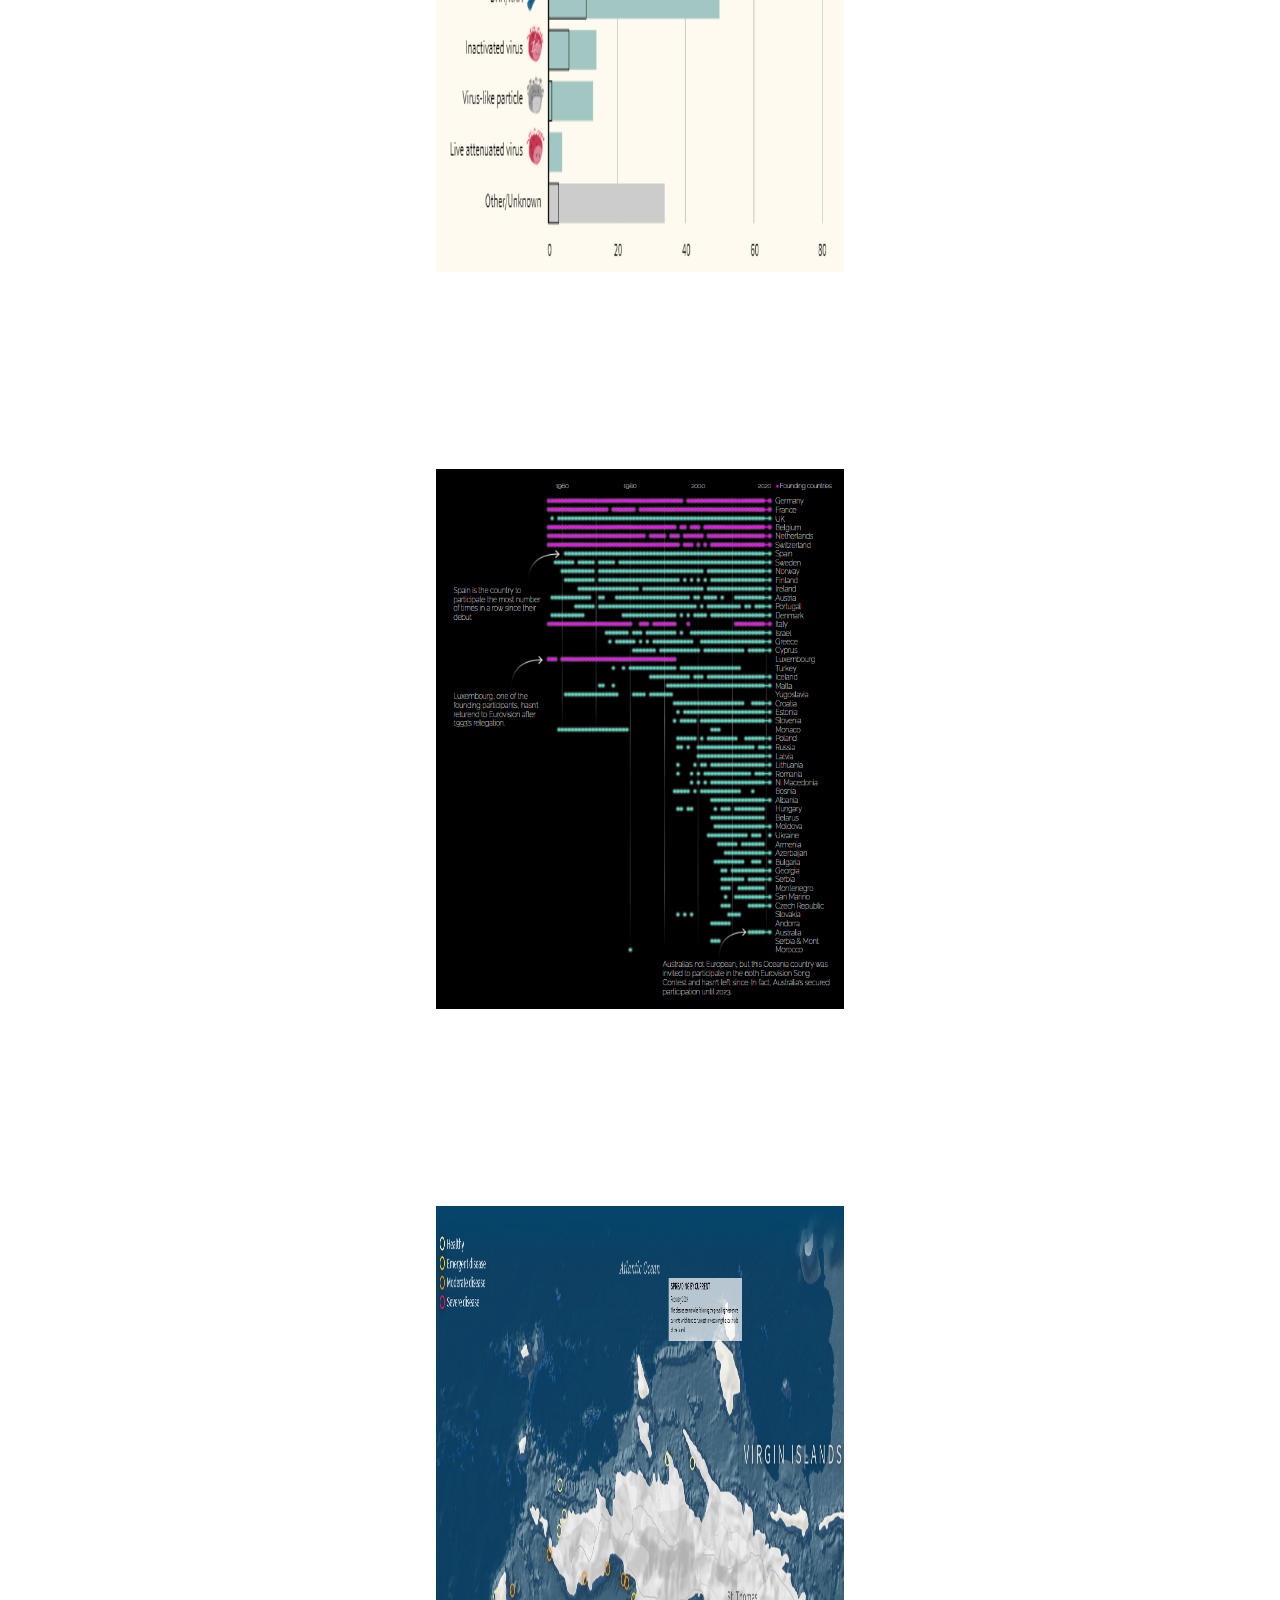
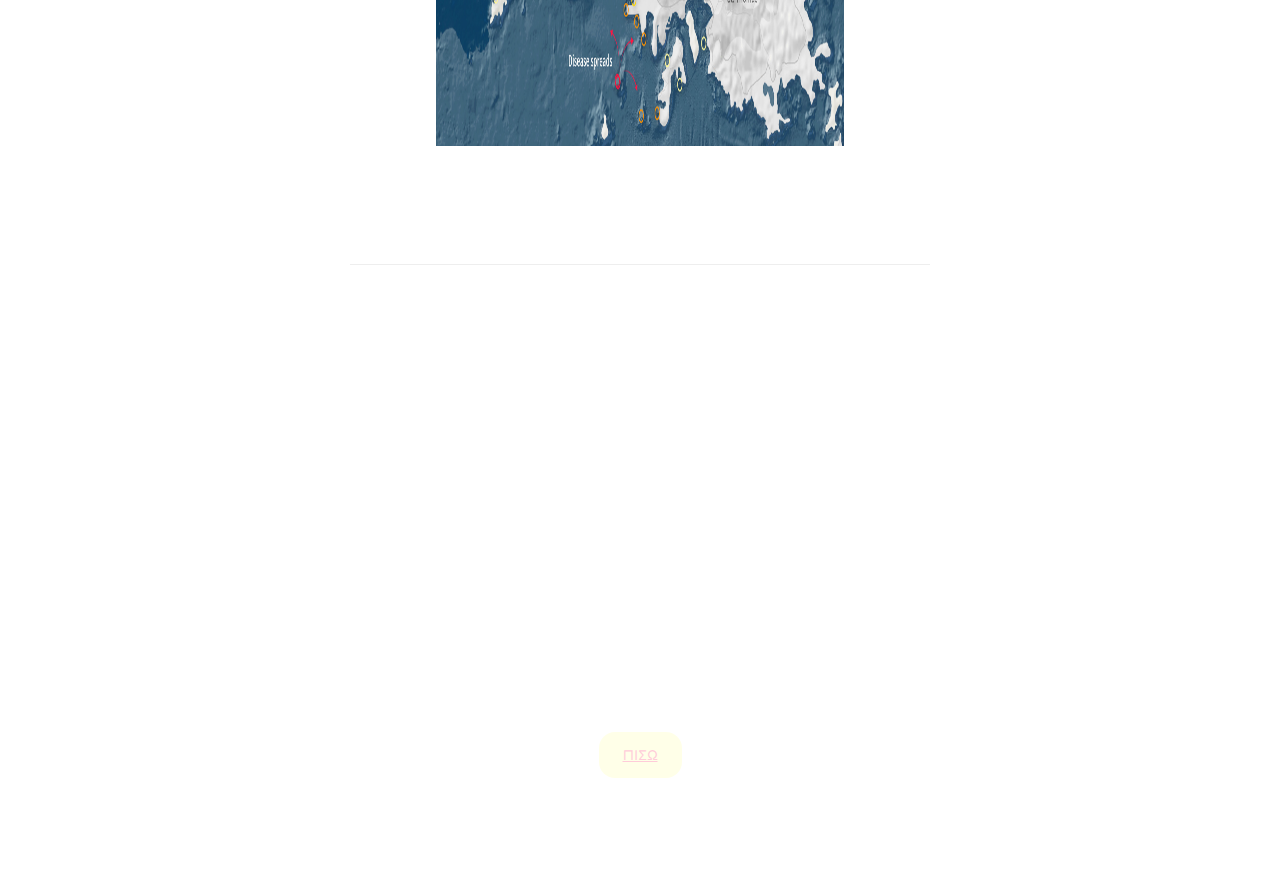
<file: subsites/SiteSofia/datavisualization2.htm>
datavisualization
https://sofispace.w3spaces.com/datavisualization.html



 <!DOCTYPE html>
<html lang="el">
<html>

<head>
  <meta charset="utf-8" />
  <meta name="viewport" content="width=device-width, initial-scale=1" />
  <link rel="stylesheet" href="https://www.w3schools.com/w3css/4/w3.css" />
  <link rel="stylesheet" href="https://fonts.googleapis.com/css?family=Syne" />
  <style>
    body {
      background-image: url(https://images.unsplash.com/photo-1534796636912-3b95b3ab5986?ixlib=rb-1.2.1&ixid=MnwxMjA3fDB8MHxwaG90by1wYWdlfHx8fGVufDB8fHx8&auto=format&fit=crop&w=1742&q=80);
      /* The image used for background*/
      background-repeat: no-repeat;
      /* Do not repeat the image */
      background-position: center;
      /* Center the image */
      background-size: cover;
      /* Resize the background image to cover the entire container */
      font-family: "Syne", sans-serif;
    }

    .container {
      width: 100%;
      padding-right: 15px;
      padding-left: 15px;
      margin-right: auto;
      margin-left: auto;
    }

    .image-container {
      text-align: center;
      width: 100%;
    }

    .links-container {
      display: flex;
      flex-direction: column;
      justify-content: center;
      align-items: center;
      gap: 20px;
    }

    .link {
      min-width: 50% !important;
    }

    @media (min-width: 1200px) {
      .container {
        max-width: 1140px;
      }
    }

    @media (min-width: 992px) {
      .container {
        max-width: 960px;
      }
    }

    @media (min-width: 768px) {
      .container {
        max-width: 720px;
      }

      .link {
        width: 100%;
      }
    }

    @media (min-width: 576px) {
      .container {
        max-width: 540px;
      }
    }

    .w3-yellow,
    .w3-hover-purple:hover,
    .w3-text-black {
      color: rgba(255, 204, 217) !important;
      background-color: rgba(255, 255, 179, 0.3) !important;
    }
  </style>
</head>

<body>
 <div class="w3-content w3-padding-32 w3-center" style="padding-right: 10px; padding-left: 10px; max-width: 600px">
     <h1 class="w3-text-white">Data Visualization </h1>
 
     <div class="w3-content w3-padding-32 w3-center" style="padding-right: 10px; padding-left: 10px; max-width: 600px">
         <p class="w3-text-white">
             Με την έννοια της λέξης "οπτικοποίηση" εννοείται η μετατροπή της ό,ποιας πληροφορίας σε οπτικό ερέθισμα. 
             Η οπτικοποίηση της πληροφορίας λοιπόν μπορεί να γίνει μέσω: <br>
             1. Γραφημάτων γραμμής <br>
             2. Διαγραμμάτων <br>
             3. Γεωγραφικών χαρτών <br>  
             4. Νοητικών και Εννοιλογικών χαρτών <br>
             5. Πινάκων <br>
             6. Ραβδογραμμάτων και <br>
             7. Διαγραμμάτων πίτας <br>
             Μετά από ενδελεχή εξερεύνηση στο διαδίκτυο για τη μελέτη και έρευνα οπτικοποιήσεων, κάποιες ξεχώρισαν παραπάνω από κάποιες άλλες. <br>
             Παρακάτω, παρουσιάζονται κάποια παραδείγματα αυτών που μου έκαναν περισσότερη εντύπωση. <br>

            </p> <br> <hr>
      </div>
     <div class="container">
         <div class="image-container">
             <img
                 src="im5.png"
                 class="w3-margin"
                 alt="Visualization No1"
                 width="80%"
                 height="60%"
          
                />
         </div>
     </div>    
     <p class="w3-text-white">
         Στο πρώτο παράδειγμα οπτικοποίησης, η πληροφορία παρουσιάζεται με ευκολόνητο τρόπο. 
         Βλέποντας κανείς το ancestry tree style visualization μαθαίνει γρήγορα το περιεχόμενο της πληροφορίας, 
         δίχως να χρειάζεται να διαβάσει βιβλία, comics και άλλες πηγές σχετιζόμενες με αυτό. 

     </p> <br>
     <div class="container">
         <div class="image-container">
             <img
                 src="im2.png"
                 class="w3-margin"
                 alt="Visualization No1"
                 width="80%"
                 height="60%"
          
                />
         </div>
     </div>    
     <p class="w3-text-white">
         Στο δεύτερο παράδειγμα οπτικοποίησης, η πληροφορία παρουσιάζεται με τη βοήθεια ενός ραβδογράμματος. 
         Βλέποντας κανείς το διάγραμμα μαθαίνει γρήγορα για τα είδη και τον αριθμό των υποψήφιων εμβολίων κάθε είδους για τον Covid 19.
         Ακουμπώντας το βελάκι πάνω σε κάθε γραμμή, εμφανίζεται για κάθε είδος εμβολίου, ο αριθμός τών υποψηφίων που βρίσκονται σε κλινική δοκιμή. 
    
        </p> <br>
     <div class="container">
         <div class="image-container">
             <img
                 src="im3.png"
                 class="w3-margin"
                 alt="Visualization No1"
                 width="80%"
                 height="60%"
          
                />
         </div>
     </div>    
     <p class="w3-text-white">
         Στο τρίτο παράδειγμα οπτικοποίησης, η πληροφορία παρουσιάζεται όπως προηγουμένως μέσω ενός ραβδογράμματος.
         Βλέποντας κανείς το διάγραμμα χωρίς πολλή προσπάθεια σε δευτερόλεπτα αντλεί ενα estimation των συμμετοχών κάθε χώρας
         στο διαγωνισμό της eurovision, όπως επίσης και τις χώρες που λαμβάνουν μέρος κάθε χρόνο σε αυτόν. Επίσης, με ροζ χρώμα
         γίνεται ο διαχωρισμός των ιδρυτών χωρών του διαγωνισμού. 

        </p> <br>
     <div class="container">
         <div class="image-container">
             <img
                 src="im4.png"
                 class="w3-margin"
                 alt="Visualization No1"
                 width="80%"
                 height="60%"
          
                />
         </div>
     </div>    
     <p class="w3-text-white">
         Και τέλος στο τέταρτο και τελευταίο παράδειγμα, η πληροφορία παρουσιάζεται μέσω ενός γεωγραφικού χάρτη.
         Βλέποντας κανείς τον χάρτη των virgin islands κάνοντας scroll μπορεί να δει την πορεία καταστροφής του υφάλου και
         των κοραλλίων αυτού. <br> <hr>
     <div class="w3-content w3-padding-32 w3-center" style="padding-right: 10px; padding-left: 10px; max-width: 600px">
     <p class="w3-text-white">
         Από τα παραπάνω παραδείγματα, αυτό που θα διάλεγα ως αγαπημένο μου, θα έλεγα πως είναι το τελευταίο 
         τόσο, εξαιτίας της θεματικής του, όσο και του τρόπου απεικόνισης της γνώσης. <br>
         Αρχικά να τονίσουμε σε αυτό το σημείο, τη σημαντικότητα των κοραλλιογενών υφάλων. Χάρη σε αυτούς, προστατεύονται πολλές 
         ακτές από τα κύματα. Πολλά νησιά μάλιστα, δε θα υπήρχαν χωρίς αυτούς. <br>
         Αν και καλύπτουν λιγότερο του 10% του ωκεανού, ωφελούν περισσότερα από 9 εκατομμύρια θαλάσσια είδη για ανάγκες 
         όπως στέγη, τροφή, προστασία, θηλασμό των μικρών και αναπαραγωγή. <br>
         Το κείμενο πραγματεύεται την καταστροφή των κοραλλίων λόγω ασθένειας που εξαπλώνεται γρήγορα. <br>
         Ο λόγος που διαλέγω αυτή την οπτικοποίηση ως την αγαπημένη μου είναι πως καταφέρνει να επιστήσει την προσοχή του αναγνώστη 
         στο πρόβλημα at hand και με εύκολο τρόπο να κάνει κατανοητή στον αναγνώστη τη γρήγορη μετάδοση αυτής της ασθένειας. 

        </p>

     <div class="w3-row">
         <div class="w3-content w3-padding-32 w3-center" style="padding-right: 10px; padding-left: 10px; max-width: 600px">
             <p>
                 <button class="w3-button w3-yellow w3-padding-large w3-round-xlarge">
                     <a href="arxiki2.htm"  target="_self">ΠΙΣΩ</a>
              
                    </button>
             </p>
         </div>
     </div>
 </div>
</body>
</file>
<file: subsites/SiteKostas/css/style.css>
body {
  min-height: 100vh;
  min-height: -webkit-fill-available;
}

html {
  height: -webkit-fill-available;
}

main {
  flex-wrap: nowrap;
  height: 100vh;
  height: -webkit-fill-available;
  max-height: 100vh;
  overflow-x: auto;
}

.bd-cyan-900 {
  color: #fff;
  background-color: #051d31;
}

.bi {
  vertical-align: -0.125em;
  pointer-events: none;
  fill: currentColor;
}

.nav-flush .nav-link {
  border-radius: 0;
}

.scrollarea {
  overflow-y: auto;
}

.fw-semibold {
  font-weight: 600;
}
.lh-tight {
  line-height: 1.25;
}

#big-face {
  border-radius: 20px;
}

#bugs-container {
  min-height: 300px;
}

.bug {
  position: absolute;
  width: 48px;
  height: 48px;
  transform-origin: 12px 12px;
}
.bug.squished {
  width: 64px;
  height: 64px;
  z-index: -1;
}
.bug-blue {
  fill: #0b0b9c;
}
.bug-green {
  fill: #0b6212;
}
.bug-purple {
  fill: #7d06a5;
}

/* https://blog.hubspot.com/website/css-fade-in */
.fade-in-image {
  animation: fadeIn 1.5s;
  -webkit-animation: fadeIn 1.5s;
  -moz-animation: fadeIn 1.5s;
  -o-animation: fadeIn 1.5s;
  -ms-animation: fadeIn 1.5s;
}
@keyframes fadeIn {
  0% {
    opacity: 0;
  }
  100% {
    opacity: 1;
  }
}

@-moz-keyframes fadeIn {
  0% {
    opacity: 0;
  }
  100% {
    opacity: 1;
  }
}

@-webkit-keyframes fadeIn {
  0% {
    opacity: 0;
  }
  100% {
    opacity: 1;
  }
}

@-o-keyframes fadeIn {
  0% {
    opacity: 0;
  }
  100% {
    opacity: 1;
  }
}

@-ms-keyframes fadeIn {
  0% {
    opacity: 0;
  }
  100% {
    opacity: 1;
  }
}
</file>
<file: css/styles.css>
@charset "UTF-8";

.scrollytellingBox{
  transform: translateX(-10%);
  opacity: 0;
  transition: opacity 0.8s, transform 0.8s ease;
}

.scrollytellingBox.delayed{
  transition-delay: .5s;
}

.scrollytellingBox.right{
  transform: translateX(10%);
}

.scrollytellingBox.show, .scrollytellingBox.right.show {
  opacity: 1;
  transform: translateX(0%);
}

/*!
 * Bootstrap v5.1.3 (https://getbootstrap.com/)
 * Copyright 2011-2021 The Bootstrap Authors
 * Copyright 2011-2021 Twitter, Inc.
 * Licensed under MIT (https://github.com/twbs/bootstrap/blob/main/LICENSE)
 */
:root {
  --bs-blue: #0d6efd;
  --bs-indigo: #6610f2;
  --bs-purple: #6f42c1;
  --bs-pink: #d63384;
  --bs-red: #dc3545;
  --bs-orange: #fd7e14;
  --bs-yellow: #ffc107;
  --bs-green: #198754;
  --bs-teal: #20c997;
  --bs-cyan: #0dcaf0;
  --bs-white: #fff;
  --bs-gray: #6c757d;
  --bs-gray-dark: #343a40;
  --bs-gray-100: #f8f9fa;
  --bs-gray-200: #e9ecef;
  --bs-gray-300: #dee2e6;
  --bs-gray-400: #ced4da;
  --bs-gray-500: #adb5bd;
  --bs-gray-600: #6c757d;
  --bs-gray-700: #495057;
  --bs-gray-800: #343a40;
  --bs-gray-900: #212529;
  --bs-primary: #0d6efd;
  --bs-secondary: #6c757d;
  --bs-success: #198754;
  --bs-info: #0dcaf0;
  --bs-warning: #ffc107;
  --bs-danger: #dc3545;
  --bs-light: #f8f9fa;
  --bs-dark: #212529;
  --bs-primary-rgb: 13, 110, 253;
  --bs-secondary-rgb: 108, 117, 125;
  --bs-success-rgb: 25, 135, 84;
  --bs-info-rgb: 13, 202, 240;
  --bs-warning-rgb: 255, 193, 7;
  --bs-danger-rgb: 220, 53, 69;
  --bs-light-rgb: 248, 249, 250;
  --bs-dark-rgb: 33, 37, 41;
  --bs-white-rgb: 255, 255, 255;
  --bs-black-rgb: 0, 0, 0;
  --bs-body-color-rgb: 33, 37, 41;
  --bs-body-bg-rgb: 255, 255, 255;
  --bs-font-sans-serif: system-ui, -apple-system, "Segoe UI", Roboto, "Helvetica Neue", Arial, "Noto Sans", "Liberation Sans", sans-serif, "Apple Color Emoji", "Segoe UI Emoji", "Segoe UI Symbol", "Noto Color Emoji";
  --bs-font-monospace: SFMono-Regular, Menlo, Monaco, Consolas, "Liberation Mono", "Courier New", monospace;
  --bs-gradient: linear-gradient(180deg, rgba(255, 255, 255, 0.15), rgba(255, 255, 255, 0));
  --bs-body-font-family: var(--bs-font-sans-serif);
  --bs-body-font-size: 1rem;
  --bs-body-font-weight: 400;
  --bs-body-line-height: 1.5;
  --bs-body-color: #212529;
  --bs-body-bg: #fff;
}

*,
*::before,
*::after {
  box-sizing: border-box;
}

@media (prefers-reduced-motion: no-preference) {
  :root {
    scroll-behavior: smooth;
  }
}

body {
  margin: 0;
  font-family: var(--bs-body-font-family);
  font-size: var(--bs-body-font-size);
  font-weight: var(--bs-body-font-weight);
  line-height: var(--bs-body-line-height);
  color: var(--bs-body-color);
  text-align: var(--bs-body-text-align);
  background-color: var(--bs-body-bg);
  -webkit-text-size-adjust: 100%;
  -webkit-tap-highlight-color: rgba(0, 0, 0, 0);
}

hr {
  margin: 1rem 0;
  color: inherit;
  background-color: currentColor;
  border: 0;
  opacity: 0.25;
}

hr:not([size]) {
  height: 1px;
}

h6, .h6, h5, .h5, h4, .h4, h3, .h3, h2, .h2, h1, .h1 {
  margin-top: 0;
  margin-bottom: 0.5rem;
  font-weight: 500;
  line-height: 1.2;
}

h1, .h1 {
  font-size: calc(1.375rem + 1.5vw);
}
@media (min-width: 1200px) {
  h1, .h1 {
    font-size: 2.5rem;
  }
}

h2, .h2 {
  font-size: calc(1.325rem + 0.9vw);
}
@media (min-width: 1200px) {
  h2, .h2 {
    font-size: 2rem;
  }
}

h3, .h3 {
  font-size: calc(1.3rem + 0.6vw);
}
@media (min-width: 1200px) {
  h3, .h3 {
    font-size: 1.75rem;
  }
}

h4, .h4 {
  font-size: calc(1.275rem + 0.3vw);
}
@media (min-width: 1200px) {
  h4, .h4 {
    font-size: 1.5rem;
  }
}

h5, .h5 {
  font-size: 1.25rem;
}

h6, .h6 {
  font-size: 1rem;
}

p {
  margin-top: 0;
  margin-bottom: 1rem;
}

abbr[title],
abbr[data-bs-original-title] {
  -webkit-text-decoration: underline dotted;
          text-decoration: underline dotted;
  cursor: help;
  -webkit-text-decoration-skip-ink: none;
          text-decoration-skip-ink: none;
}

address {
  margin-bottom: 1rem;
  font-style: normal;
  line-height: inherit;
}

ol,
ul {
  padding-left: 2rem;
}

ol,
ul,
dl {
  margin-top: 0;
  margin-bottom: 1rem;
}

ol ol,
ul ul,
ol ul,
ul ol {
  margin-bottom: 0;
}

dt {
  font-weight: 700;
}

dd {
  margin-bottom: 0.5rem;
  margin-left: 0;
}

blockquote {
  margin: 0 0 1rem;
}

b,
strong {
  font-weight: bolder;
}

small, .small {
  font-size: 0.875em;
}

mark, .mark {
  padding: 0.2em;
  background-color: #fcf8e3;
}

sub,
sup {
  position: relative;
  font-size: 0.75em;
  line-height: 0;
  vertical-align: baseline;
}

sub {
  bottom: -0.25em;
}

sup {
  top: -0.5em;
}

a {
  color: #0d6efd;
  text-decoration: underline;
}
a:hover {
  color: #0a58ca;
}

a:not([href]):not([class]), a:not([href]):not([class]):hover {
  color: inherit;
  text-decoration: none;
}

pre,
code,
kbd,
samp {
  font-family: var(--bs-font-monospace);
  font-size: 1em;
  direction: ltr /* rtl:ignore */;
  unicode-bidi: bidi-override;
}

pre {
  display: block;
  margin-top: 0;
  margin-bottom: 1rem;
  overflow: auto;
  font-size: 0.875em;
}
pre code {
  font-size: inherit;
  color: inherit;
  word-break: normal;
}

code {
  font-size: 0.875em;
  color: #d63384;
  word-wrap: break-word;
}
a > code {
  color: inherit;
}

kbd {
  padding: 0.2rem 0.4rem;
  font-size: 0.875em;
  color: #fff;
  background-color: #212529;
  border-radius: 0.2rem;
}
kbd kbd {
  padding: 0;
  font-size: 1em;
  font-weight: 700;
}

figure {
  margin: 0 0 1rem;
}

img,
svg {
  vertical-align: middle;
}

table {
  caption-side: bottom;
  border-collapse: collapse;
}

caption {
  padding-top: 0.5rem;
  padding-bottom: 0.5rem;
  color: #6c757d;
  text-align: left;
}

th {
  text-align: inherit;
  text-align: -webkit-match-parent;
}

thead,
tbody,
tfoot,
tr,
td,
th {
  border-color: inherit;
  border-style: solid;
  border-width: 0;
}

label {
  display: inline-block;
}

button {
  border-radius: 0;
}

button:focus:not(:focus-visible) {
  outline: 0;
}

input,
button,
select,
optgroup,
textarea {
  margin: 0;
  font-family: inherit;
  font-size: inherit;
  line-height: inherit;
}

button,
select {
  text-transform: none;
}

[role=button] {
  cursor: pointer;
}

select {
  word-wrap: normal;
}
select:disabled {
  opacity: 1;
}

[list]::-webkit-calendar-picker-indicator {
  display: none;
}

button,
[type=button],
[type=reset],
[type=submit] {
  -webkit-appearance: button;
}
button:not(:disabled),
[type=button]:not(:disabled),
[type=reset]:not(:disabled),
[type=submit]:not(:disabled) {
  cursor: pointer;
}

::-moz-focus-inner {
  padding: 0;
  border-style: none;
}

textarea {
  resize: vertical;
}

fieldset {
  min-width: 0;
  padding: 0;
  margin: 0;
  border: 0;
}

legend {
  float: left;
  width: 100%;
  padding: 0;
  margin-bottom: 0.5rem;
  font-size: calc(1.275rem + 0.3vw);
  line-height: inherit;
}
@media (min-width: 1200px) {
  legend {
    font-size: 1.5rem;
  }
}
legend + * {
  clear: left;
}

::-webkit-datetime-edit-fields-wrapper,
::-webkit-datetime-edit-text,
::-webkit-datetime-edit-minute,
::-webkit-datetime-edit-hour-field,
::-webkit-datetime-edit-day-field,
::-webkit-datetime-edit-month-field,
::-webkit-datetime-edit-year-field {
  padding: 0;
}

::-webkit-inner-spin-button {
  height: auto;
}

[type=search] {
  outline-offset: -2px;
  -webkit-appearance: textfield;
}

/* rtl:raw:
[type="tel"],
[type="url"],
[type="email"],
[type="number"] {
  direction: ltr;
}
*/
::-webkit-search-decoration {
  -webkit-appearance: none;
}

::-webkit-color-swatch-wrapper {
  padding: 0;
}

::-webkit-file-upload-button {
  font: inherit;
}

::file-selector-button {
  font: inherit;
}

::-webkit-file-upload-button {
  font: inherit;
  -webkit-appearance: button;
}

output {
  display: inline-block;
}

iframe {
  border: 0;
}

summary {
  display: list-item;
  cursor: pointer;
}

progress {
  vertical-align: baseline;
}

[hidden] {
  display: none !important;
}

.lead {
  font-size: 1.25rem;
  font-weight: 300;
}

.display-1 {
  font-size: calc(1.625rem + 4.5vw);
  font-weight: 300;
  line-height: 1.2;
}
@media (min-width: 1200px) {
  .display-1 {
    font-size: 5rem;
  }
}

.display-2 {
  font-size: calc(1.575rem + 3.9vw);
  font-weight: 300;
  line-height: 1.2;
}
@media (min-width: 1200px) {
  .display-2 {
    font-size: 4.5rem;
  }
}

.display-3 {
  font-size: calc(1.525rem + 3.3vw);
  font-weight: 300;
  line-height: 1.2;
}
@media (min-width: 1200px) {
  .display-3 {
    font-size: 4rem;
  }
}

.display-4 {
  font-size: calc(1.475rem + 2.7vw);
  font-weight: 300;
  line-height: 1.2;
}
@media (min-width: 1200px) {
  .display-4 {
    font-size: 3.5rem;
  }
}

.display-5 {
  font-size: calc(1.425rem + 2.1vw);
  font-weight: 300;
  line-height: 1.2;
}
@media (min-width: 1200px) {
  .display-5 {
    font-size: 3rem;
  }
}

.display-6 {
  font-size: calc(1.375rem + 1.5vw);
  font-weight: 300;
  line-height: 1.2;
}
@media (min-width: 1200px) {
  .display-6 {
    font-size: 2.5rem;
  }
}

.list-unstyled {
  padding-left: 0;
  list-style: none;
}

.list-inline {
  padding-left: 0;
  list-style: none;
}

.list-inline-item {
  display: inline-block;
}
.list-inline-item:not(:last-child) {
  margin-right: 0.5rem;
}

.initialism {
  font-size: 0.875em;
  text-transform: uppercase;
}

.blockquote {
  margin-bottom: 1rem;
  font-size: 1.25rem;
}
.blockquote > :last-child {
  margin-bottom: 0;
}

.blockquote-footer {
  margin-top: -1rem;
  margin-bottom: 1rem;
  font-size: 0.875em;
  color: #6c757d;
}
.blockquote-footer::before {
  content: "— ";
}

.img-fluid {
  max-width: 100%;
  height: auto;
}

.img-thumbnail {
  padding: 0.25rem;
  background-color: #fff;
  border: 1px solid #dee2e6;
  border-radius: 0.25rem;
  max-width: 100%;
  height: auto;
}

.figure {
  display: inline-block;
}

.figure-img {
  margin-bottom: 0.5rem;
  line-height: 1;
}

.figure-caption {
  font-size: 0.875em;
  color: #6c757d;
}

.container,
.container-fluid,
.container-xxl,
.container-xl,
.container-lg,
.container-md,
.container-sm {
  width: 100%;
  padding-right: var(--bs-gutter-x, 0.75rem);
  padding-left: var(--bs-gutter-x, 0.75rem);
  margin-right: auto;
  margin-left: auto;
}

@media (min-width: 576px) {
  .container-sm, .container {
    max-width: 540px;
  }
}
@media (min-width: 768px) {
  .container-md, .container-sm, .container {
    max-width: 720px;
  }
}
@media (min-width: 992px) {
  .container-lg, .container-md, .container-sm, .container {
    max-width: 960px;
  }
}
@media (min-width: 1200px) {
  .container-xl, .container-lg, .container-md, .container-sm, .container {
    max-width: 1140px;
  }
}
@media (min-width: 1400px) {
  .container-xxl, .container-xl, .container-lg, .container-md, .container-sm, .container {
    max-width: 1320px;
  }
}
.row {
  --bs-gutter-x: 1.5rem;
  --bs-gutter-y: 0;
  display: flex;
  flex-wrap: wrap;
  margin-top: calc(-1 * var(--bs-gutter-y));
  margin-right: calc(-0.5 * var(--bs-gutter-x));
  margin-left: calc(-0.5 * var(--bs-gutter-x));
}
.row > * {
  flex-shrink: 0;
  width: 100%;
  max-width: 100%;
  padding-right: calc(var(--bs-gutter-x) * 0.5);
  padding-left: calc(var(--bs-gutter-x) * 0.5);
  margin-top: var(--bs-gutter-y);
}

.col {
  flex: 1 0 0%;
}

.row-cols-auto > * {
  flex: 0 0 auto;
  width: auto;
}

.row-cols-1 > * {
  flex: 0 0 auto;
  width: 100%;
}

.row-cols-2 > * {
  flex: 0 0 auto;
  width: 50%;
}

.row-cols-3 > * {
  flex: 0 0 auto;
  width: 33.3333333333%;
}

.row-cols-4 > * {
  flex: 0 0 auto;
  width: 25%;
}

.row-cols-5 > * {
  flex: 0 0 auto;
  width: 20%;
}

.row-cols-6 > * {
  flex: 0 0 auto;
  width: 16.6666666667%;
}

.col-auto {
  flex: 0 0 auto;
  width: auto;
}

.col-1 {
  flex: 0 0 auto;
  width: 8.33333333%;
}

.col-2 {
  flex: 0 0 auto;
  width: 16.66666667%;
}

.col-3 {
  flex: 0 0 auto;
  width: 25%;
}

.col-4 {
  flex: 0 0 auto;
  width: 33.33333333%;
}

.col-5 {
  flex: 0 0 auto;
  width: 41.66666667%;
}

.col-6 {
  flex: 0 0 auto;
  width: 50%;
}

.col-7 {
  flex: 0 0 auto;
  width: 58.33333333%;
}

.col-8 {
  flex: 0 0 auto;
  width: 66.66666667%;
}

.col-9 {
  flex: 0 0 auto;
  width: 75%;
}

.col-10 {
  flex: 0 0 auto;
  width: 83.33333333%;
}

.col-11 {
  flex: 0 0 auto;
  width: 91.66666667%;
}

.col-12 {
  flex: 0 0 auto;
  width: 100%;
}

.offset-1 {
  margin-left: 8.33333333%;
}

.offset-2 {
  margin-left: 16.66666667%;
}

.offset-3 {
  margin-left: 25%;
}

.offset-4 {
  margin-left: 33.33333333%;
}

.offset-5 {
  margin-left: 41.66666667%;
}

.offset-6 {
  margin-left: 50%;
}

.offset-7 {
  margin-left: 58.33333333%;
}

.offset-8 {
  margin-left: 66.66666667%;
}

.offset-9 {
  margin-left: 75%;
}

.offset-10 {
  margin-left: 83.33333333%;
}

.offset-11 {
  margin-left: 91.66666667%;
}

.g-0,
.gx-0 {
  --bs-gutter-x: 0;
}

.g-0,
.gy-0 {
  --bs-gutter-y: 0;
}

.g-1,
.gx-1 {
  --bs-gutter-x: 0.25rem;
}

.g-1,
.gy-1 {
  --bs-gutter-y: 0.25rem;
}

.g-2,
.gx-2 {
  --bs-gutter-x: 0.5rem;
}

.g-2,
.gy-2 {
  --bs-gutter-y: 0.5rem;
}

.g-3,
.gx-3 {
  --bs-gutter-x: 1rem;
}

.g-3,
.gy-3 {
  --bs-gutter-y: 1rem;
}

.g-4,
.gx-4 {
  --bs-gutter-x: 1.5rem;
}

.g-4,
.gy-4 {
  --bs-gutter-y: 1.5rem;
}

.g-5,
.gx-5 {
  --bs-gutter-x: 3rem;
}

.g-5,
.gy-5 {
  --bs-gutter-y: 3rem;
}

@media (min-width: 576px) {
  .col-sm {
    flex: 1 0 0%;
  }

  .row-cols-sm-auto > * {
    flex: 0 0 auto;
    width: auto;
  }

  .row-cols-sm-1 > * {
    flex: 0 0 auto;
    width: 100%;
  }

  .row-cols-sm-2 > * {
    flex: 0 0 auto;
    width: 50%;
  }

  .row-cols-sm-3 > * {
    flex: 0 0 auto;
    width: 33.3333333333%;
  }

  .row-cols-sm-4 > * {
    flex: 0 0 auto;
    width: 25%;
  }

  .row-cols-sm-5 > * {
    flex: 0 0 auto;
    width: 20%;
  }

  .row-cols-sm-6 > * {
    flex: 0 0 auto;
    width: 16.6666666667%;
  }

  .col-sm-auto {
    flex: 0 0 auto;
    width: auto;
  }

  .col-sm-1 {
    flex: 0 0 auto;
    width: 8.33333333%;
  }

  .col-sm-2 {
    flex: 0 0 auto;
    width: 16.66666667%;
  }

  .col-sm-3 {
    flex: 0 0 auto;
    width: 25%;
  }

  .col-sm-4 {
    flex: 0 0 auto;
    width: 33.33333333%;
  }

  .col-sm-5 {
    flex: 0 0 auto;
    width: 41.66666667%;
  }

  .col-sm-6 {
    flex: 0 0 auto;
    width: 50%;
  }

  .col-sm-7 {
    flex: 0 0 auto;
    width: 58.33333333%;
  }

  .col-sm-8 {
    flex: 0 0 auto;
    width: 66.66666667%;
  }

  .col-sm-9 {
    flex: 0 0 auto;
    width: 75%;
  }

  .col-sm-10 {
    flex: 0 0 auto;
    width: 83.33333333%;
  }

  .col-sm-11 {
    flex: 0 0 auto;
    width: 91.66666667%;
  }

  .col-sm-12 {
    flex: 0 0 auto;
    width: 100%;
  }

  .offset-sm-0 {
    margin-left: 0;
  }

  .offset-sm-1 {
    margin-left: 8.33333333%;
  }

  .offset-sm-2 {
    margin-left: 16.66666667%;
  }

  .offset-sm-3 {
    margin-left: 25%;
  }

  .offset-sm-4 {
    margin-left: 33.33333333%;
  }

  .offset-sm-5 {
    margin-left: 41.66666667%;
  }

  .offset-sm-6 {
    margin-left: 50%;
  }

  .offset-sm-7 {
    margin-left: 58.33333333%;
  }

  .offset-sm-8 {
    margin-left: 66.66666667%;
  }

  .offset-sm-9 {
    margin-left: 75%;
  }

  .offset-sm-10 {
    margin-left: 83.33333333%;
  }

  .offset-sm-11 {
    margin-left: 91.66666667%;
  }

  .g-sm-0,
.gx-sm-0 {
    --bs-gutter-x: 0;
  }

  .g-sm-0,
.gy-sm-0 {
    --bs-gutter-y: 0;
  }

  .g-sm-1,
.gx-sm-1 {
    --bs-gutter-x: 0.25rem;
  }

  .g-sm-1,
.gy-sm-1 {
    --bs-gutter-y: 0.25rem;
  }

  .g-sm-2,
.gx-sm-2 {
    --bs-gutter-x: 0.5rem;
  }

  .g-sm-2,
.gy-sm-2 {
    --bs-gutter-y: 0.5rem;
  }

  .g-sm-3,
.gx-sm-3 {
    --bs-gutter-x: 1rem;
  }

  .g-sm-3,
.gy-sm-3 {
    --bs-gutter-y: 1rem;
  }

  .g-sm-4,
.gx-sm-4 {
    --bs-gutter-x: 1.5rem;
  }

  .g-sm-4,
.gy-sm-4 {
    --bs-gutter-y: 1.5rem;
  }

  .g-sm-5,
.gx-sm-5 {
    --bs-gutter-x: 3rem;
  }

  .g-sm-5,
.gy-sm-5 {
    --bs-gutter-y: 3rem;
  }
}
@media (min-width: 768px) {
  .col-md {
    flex: 1 0 0%;
  }

  .row-cols-md-auto > * {
    flex: 0 0 auto;
    width: auto;
  }

  .row-cols-md-1 > * {
    flex: 0 0 auto;
    width: 100%;
  }

  .row-cols-md-2 > * {
    flex: 0 0 auto;
    width: 50%;
  }

  .row-cols-md-3 > * {
    flex: 0 0 auto;
    width: 33.3333333333%;
  }

  .row-cols-md-4 > * {
    flex: 0 0 auto;
    width: 25%;
  }

  .row-cols-md-5 > * {
    flex: 0 0 auto;
    width: 20%;
  }

  .row-cols-md-6 > * {
    flex: 0 0 auto;
    width: 16.6666666667%;
  }

  .col-md-auto {
    flex: 0 0 auto;
    width: auto;
  }

  .col-md-1 {
    flex: 0 0 auto;
    width: 8.33333333%;
  }

  .col-md-2 {
    flex: 0 0 auto;
    width: 16.66666667%;
  }

  .col-md-3 {
    flex: 0 0 auto;
    width: 25%;
  }

  .col-md-4 {
    flex: 0 0 auto;
    width: 33.33333333%;
  }

  .col-md-5 {
    flex: 0 0 auto;
    width: 41.66666667%;
  }

  .col-md-6 {
    flex: 0 0 auto;
    width: 50%;
  }

  .col-md-7 {
    flex: 0 0 auto;
    width: 58.33333333%;
  }

  .col-md-8 {
    flex: 0 0 auto;
    width: 66.66666667%;
  }

  .col-md-9 {
    flex: 0 0 auto;
    width: 75%;
  }

  .col-md-10 {
    flex: 0 0 auto;
    width: 83.33333333%;
  }

  .col-md-11 {
    flex: 0 0 auto;
    width: 91.66666667%;
  }

  .col-md-12 {
    flex: 0 0 auto;
    width: 100%;
  }

  .offset-md-0 {
    margin-left: 0;
  }

  .offset-md-1 {
    margin-left: 8.33333333%;
  }

  .offset-md-2 {
    margin-left: 16.66666667%;
  }

  .offset-md-3 {
    margin-left: 25%;
  }

  .offset-md-4 {
    margin-left: 33.33333333%;
  }

  .offset-md-5 {
    margin-left: 41.66666667%;
  }

  .offset-md-6 {
    margin-left: 50%;
  }

  .offset-md-7 {
    margin-left: 58.33333333%;
  }

  .offset-md-8 {
    margin-left: 66.66666667%;
  }

  .offset-md-9 {
    margin-left: 75%;
  }

  .offset-md-10 {
    margin-left: 83.33333333%;
  }

  .offset-md-11 {
    margin-left: 91.66666667%;
  }

  .g-md-0,
.gx-md-0 {
    --bs-gutter-x: 0;
  }

  .g-md-0,
.gy-md-0 {
    --bs-gutter-y: 0;
  }

  .g-md-1,
.gx-md-1 {
    --bs-gutter-x: 0.25rem;
  }

  .g-md-1,
.gy-md-1 {
    --bs-gutter-y: 0.25rem;
  }

  .g-md-2,
.gx-md-2 {
    --bs-gutter-x: 0.5rem;
  }

  .g-md-2,
.gy-md-2 {
    --bs-gutter-y: 0.5rem;
  }

  .g-md-3,
.gx-md-3 {
    --bs-gutter-x: 1rem;
  }

  .g-md-3,
.gy-md-3 {
    --bs-gutter-y: 1rem;
  }

  .g-md-4,
.gx-md-4 {
    --bs-gutter-x: 1.5rem;
  }

  .g-md-4,
.gy-md-4 {
    --bs-gutter-y: 1.5rem;
  }

  .g-md-5,
.gx-md-5 {
    --bs-gutter-x: 3rem;
  }

  .g-md-5,
.gy-md-5 {
    --bs-gutter-y: 3rem;
  }
}
@media (min-width: 992px) {
  .col-lg {
    flex: 1 0 0%;
  }

  .row-cols-lg-auto > * {
    flex: 0 0 auto;
    width: auto;
  }

  .row-cols-lg-1 > * {
    flex: 0 0 auto;
    width: 100%;
  }

  .row-cols-lg-2 > * {
    flex: 0 0 auto;
    width: 50%;
  }

  .row-cols-lg-3 > * {
    flex: 0 0 auto;
    width: 33.3333333333%;
  }

  .row-cols-lg-4 > * {
    flex: 0 0 auto;
    width: 25%;
  }

  .row-cols-lg-5 > * {
    flex: 0 0 auto;
    width: 20%;
  }

  .row-cols-lg-6 > * {
    flex: 0 0 auto;
    width: 16.6666666667%;
  }

  .col-lg-auto {
    flex: 0 0 auto;
    width: auto;
  }

  .col-lg-1 {
    flex: 0 0 auto;
    width: 8.33333333%;
  }

  .col-lg-2 {
    flex: 0 0 auto;
    width: 16.66666667%;
  }

  .col-lg-3 {
    flex: 0 0 auto;
    width: 25%;
  }

  .col-lg-4 {
    flex: 0 0 auto;
    width: 33.33333333%;
  }

  .col-lg-5 {
    flex: 0 0 auto;
    width: 41.66666667%;
  }

  .col-lg-6 {
    flex: 0 0 auto;
    width: 50%;
  }

  .col-lg-7 {
    flex: 0 0 auto;
    width: 58.33333333%;
  }

  .col-lg-8 {
    flex: 0 0 auto;
    width: 66.66666667%;
  }

  .col-lg-9 {
    flex: 0 0 auto;
    width: 75%;
  }

  .col-lg-10 {
    flex: 0 0 auto;
    width: 83.33333333%;
  }

  .col-lg-11 {
    flex: 0 0 auto;
    width: 91.66666667%;
  }

  .col-lg-12 {
    flex: 0 0 auto;
    width: 100%;
  }

  .offset-lg-0 {
    margin-left: 0;
  }

  .offset-lg-1 {
    margin-left: 8.33333333%;
  }

  .offset-lg-2 {
    margin-left: 16.66666667%;
  }

  .offset-lg-3 {
    margin-left: 25%;
  }

  .offset-lg-4 {
    margin-left: 33.33333333%;
  }

  .offset-lg-5 {
    margin-left: 41.66666667%;
  }

  .offset-lg-6 {
    margin-left: 50%;
  }

  .offset-lg-7 {
    margin-left: 58.33333333%;
  }

  .offset-lg-8 {
    margin-left: 66.66666667%;
  }

  .offset-lg-9 {
    margin-left: 75%;
  }

  .offset-lg-10 {
    margin-left: 83.33333333%;
  }

  .offset-lg-11 {
    margin-left: 91.66666667%;
  }

  .g-lg-0,
.gx-lg-0 {
    --bs-gutter-x: 0;
  }

  .g-lg-0,
.gy-lg-0 {
    --bs-gutter-y: 0;
  }

  .g-lg-1,
.gx-lg-1 {
    --bs-gutter-x: 0.25rem;
  }

  .g-lg-1,
.gy-lg-1 {
    --bs-gutter-y: 0.25rem;
  }

  .g-lg-2,
.gx-lg-2 {
    --bs-gutter-x: 0.5rem;
  }

  .g-lg-2,
.gy-lg-2 {
    --bs-gutter-y: 0.5rem;
  }

  .g-lg-3,
.gx-lg-3 {
    --bs-gutter-x: 1rem;
  }

  .g-lg-3,
.gy-lg-3 {
    --bs-gutter-y: 1rem;
  }

  .g-lg-4,
.gx-lg-4 {
    --bs-gutter-x: 1.5rem;
  }

  .g-lg-4,
.gy-lg-4 {
    --bs-gutter-y: 1.5rem;
  }

  .g-lg-5,
.gx-lg-5 {
    --bs-gutter-x: 3rem;
  }

  .g-lg-5,
.gy-lg-5 {
    --bs-gutter-y: 3rem;
  }
}
@media (min-width: 1200px) {
  .col-xl {
    flex: 1 0 0%;
  }

  .row-cols-xl-auto > * {
    flex: 0 0 auto;
    width: auto;
  }

  .row-cols-xl-1 > * {
    flex: 0 0 auto;
    width: 100%;
  }

  .row-cols-xl-2 > * {
    flex: 0 0 auto;
    width: 50%;
  }

  .row-cols-xl-3 > * {
    flex: 0 0 auto;
    width: 33.3333333333%;
  }

  .row-cols-xl-4 > * {
    flex: 0 0 auto;
    width: 25%;
  }

  .row-cols-xl-5 > * {
    flex: 0 0 auto;
    width: 20%;
  }

  .row-cols-xl-6 > * {
    flex: 0 0 auto;
    width: 16.6666666667%;
  }

  .col-xl-auto {
    flex: 0 0 auto;
    width: auto;
  }

  .col-xl-1 {
    flex: 0 0 auto;
    width: 8.33333333%;
  }

  .col-xl-2 {
    flex: 0 0 auto;
    width: 16.66666667%;
  }

  .col-xl-3 {
    flex: 0 0 auto;
    width: 25%;
  }

  .col-xl-4 {
    flex: 0 0 auto;
    width: 33.33333333%;
  }

  .col-xl-5 {
    flex: 0 0 auto;
    width: 41.66666667%;
  }

  .col-xl-6 {
    flex: 0 0 auto;
    width: 50%;
  }

  .col-xl-7 {
    flex: 0 0 auto;
    width: 58.33333333%;
  }

  .col-xl-8 {
    flex: 0 0 auto;
    width: 66.66666667%;
  }

  .col-xl-9 {
    flex: 0 0 auto;
    width: 75%;
  }

  .col-xl-10 {
    flex: 0 0 auto;
    width: 83.33333333%;
  }

  .col-xl-11 {
    flex: 0 0 auto;
    width: 91.66666667%;
  }

  .col-xl-12 {
    flex: 0 0 auto;
    width: 100%;
  }

  .offset-xl-0 {
    margin-left: 0;
  }

  .offset-xl-1 {
    margin-left: 8.33333333%;
  }

  .offset-xl-2 {
    margin-left: 16.66666667%;
  }

  .offset-xl-3 {
    margin-left: 25%;
  }

  .offset-xl-4 {
    margin-left: 33.33333333%;
  }

  .offset-xl-5 {
    margin-left: 41.66666667%;
  }

  .offset-xl-6 {
    margin-left: 50%;
  }

  .offset-xl-7 {
    margin-left: 58.33333333%;
  }

  .offset-xl-8 {
    margin-left: 66.66666667%;
  }

  .offset-xl-9 {
    margin-left: 75%;
  }

  .offset-xl-10 {
    margin-left: 83.33333333%;
  }

  .offset-xl-11 {
    margin-left: 91.66666667%;
  }

  .g-xl-0,
.gx-xl-0 {
    --bs-gutter-x: 0;
  }

  .g-xl-0,
.gy-xl-0 {
    --bs-gutter-y: 0;
  }

  .g-xl-1,
.gx-xl-1 {
    --bs-gutter-x: 0.25rem;
  }

  .g-xl-1,
.gy-xl-1 {
    --bs-gutter-y: 0.25rem;
  }

  .g-xl-2,
.gx-xl-2 {
    --bs-gutter-x: 0.5rem;
  }

  .g-xl-2,
.gy-xl-2 {
    --bs-gutter-y: 0.5rem;
  }

  .g-xl-3,
.gx-xl-3 {
    --bs-gutter-x: 1rem;
  }

  .g-xl-3,
.gy-xl-3 {
    --bs-gutter-y: 1rem;
  }

  .g-xl-4,
.gx-xl-4 {
    --bs-gutter-x: 1.5rem;
  }

  .g-xl-4,
.gy-xl-4 {
    --bs-gutter-y: 1.5rem;
  }

  .g-xl-5,
.gx-xl-5 {
    --bs-gutter-x: 3rem;
  }

  .g-xl-5,
.gy-xl-5 {
    --bs-gutter-y: 3rem;
  }
}
@media (min-width: 1400px) {
  .col-xxl {
    flex: 1 0 0%;
  }

  .row-cols-xxl-auto > * {
    flex: 0 0 auto;
    width: auto;
  }

  .row-cols-xxl-1 > * {
    flex: 0 0 auto;
    width: 100%;
  }

  .row-cols-xxl-2 > * {
    flex: 0 0 auto;
    width: 50%;
  }

  .row-cols-xxl-3 > * {
    flex: 0 0 auto;
    width: 33.3333333333%;
  }

  .row-cols-xxl-4 > * {
    flex: 0 0 auto;
    width: 25%;
  }

  .row-cols-xxl-5 > * {
    flex: 0 0 auto;
    width: 20%;
  }

  .row-cols-xxl-6 > * {
    flex: 0 0 auto;
    width: 16.6666666667%;
  }

  .col-xxl-auto {
    flex: 0 0 auto;
    width: auto;
  }

  .col-xxl-1 {
    flex: 0 0 auto;
    width: 8.33333333%;
  }

  .col-xxl-2 {
    flex: 0 0 auto;
    width: 16.66666667%;
  }

  .col-xxl-3 {
    flex: 0 0 auto;
    width: 25%;
  }

  .col-xxl-4 {
    flex: 0 0 auto;
    width: 33.33333333%;
  }

  .col-xxl-5 {
    flex: 0 0 auto;
    width: 41.66666667%;
  }

  .col-xxl-6 {
    flex: 0 0 auto;
    width: 50%;
  }

  .col-xxl-7 {
    flex: 0 0 auto;
    width: 58.33333333%;
  }

  .col-xxl-8 {
    flex: 0 0 auto;
    width: 66.66666667%;
  }

  .col-xxl-9 {
    flex: 0 0 auto;
    width: 75%;
  }

  .col-xxl-10 {
    flex: 0 0 auto;
    width: 83.33333333%;
  }

  .col-xxl-11 {
    flex: 0 0 auto;
    width: 91.66666667%;
  }

  .col-xxl-12 {
    flex: 0 0 auto;
    width: 100%;
  }

  .offset-xxl-0 {
    margin-left: 0;
  }

  .offset-xxl-1 {
    margin-left: 8.33333333%;
  }

  .offset-xxl-2 {
    margin-left: 16.66666667%;
  }

  .offset-xxl-3 {
    margin-left: 25%;
  }

  .offset-xxl-4 {
    margin-left: 33.33333333%;
  }

  .offset-xxl-5 {
    margin-left: 41.66666667%;
  }

  .offset-xxl-6 {
    margin-left: 50%;
  }

  .offset-xxl-7 {
    margin-left: 58.33333333%;
  }

  .offset-xxl-8 {
    margin-left: 66.66666667%;
  }

  .offset-xxl-9 {
    margin-left: 75%;
  }

  .offset-xxl-10 {
    margin-left: 83.33333333%;
  }

  .offset-xxl-11 {
    margin-left: 91.66666667%;
  }

  .g-xxl-0,
.gx-xxl-0 {
    --bs-gutter-x: 0;
  }

  .g-xxl-0,
.gy-xxl-0 {
    --bs-gutter-y: 0;
  }

  .g-xxl-1,
.gx-xxl-1 {
    --bs-gutter-x: 0.25rem;
  }

  .g-xxl-1,
.gy-xxl-1 {
    --bs-gutter-y: 0.25rem;
  }

  .g-xxl-2,
.gx-xxl-2 {
    --bs-gutter-x: 0.5rem;
  }

  .g-xxl-2,
.gy-xxl-2 {
    --bs-gutter-y: 0.5rem;
  }

  .g-xxl-3,
.gx-xxl-3 {
    --bs-gutter-x: 1rem;
  }

  .g-xxl-3,
.gy-xxl-3 {
    --bs-gutter-y: 1rem;
  }

  .g-xxl-4,
.gx-xxl-4 {
    --bs-gutter-x: 1.5rem;
  }

  .g-xxl-4,
.gy-xxl-4 {
    --bs-gutter-y: 1.5rem;
  }

  .g-xxl-5,
.gx-xxl-5 {
    --bs-gutter-x: 3rem;
  }

  .g-xxl-5,
.gy-xxl-5 {
    --bs-gutter-y: 3rem;
  }
}
.table {
  --bs-table-bg: transparent;
  --bs-table-accent-bg: transparent;
  --bs-table-striped-color: #212529;
  --bs-table-striped-bg: rgba(0, 0, 0, 0.05);
  --bs-table-active-color: #212529;
  --bs-table-active-bg: rgba(0, 0, 0, 0.1);
  --bs-table-hover-color: #212529;
  --bs-table-hover-bg: rgba(0, 0, 0, 0.075);
  width: 100%;
  margin-bottom: 1rem;
  color: #212529;
  vertical-align: top;
  border-color: #dee2e6;
}
.table > :not(caption) > * > * {
  padding: 0.5rem 0.5rem;
  background-color: var(--bs-table-bg);
  border-bottom-width: 1px;
  box-shadow: inset 0 0 0 9999px var(--bs-table-accent-bg);
}
.table > tbody {
  vertical-align: inherit;
}
.table > thead {
  vertical-align: bottom;
}
.table > :not(:first-child) {
  border-top: 2px solid currentColor;
}

.caption-top {
  caption-side: top;
}

.table-sm > :not(caption) > * > * {
  padding: 0.25rem 0.25rem;
}

.table-bordered > :not(caption) > * {
  border-width: 1px 0;
}
.table-bordered > :not(caption) > * > * {
  border-width: 0 1px;
}

.table-borderless > :not(caption) > * > * {
  border-bottom-width: 0;
}
.table-borderless > :not(:first-child) {
  border-top-width: 0;
}

.table-striped > tbody > tr:nth-of-type(odd) > * {
  --bs-table-accent-bg: var(--bs-table-striped-bg);
  color: var(--bs-table-striped-color);
}

.table-active {
  --bs-table-accent-bg: var(--bs-table-active-bg);
  color: var(--bs-table-active-color);
}

.table-hover > tbody > tr:hover > * {
  --bs-table-accent-bg: var(--bs-table-hover-bg);
  color: var(--bs-table-hover-color);
}

.table-primary {
  --bs-table-bg: #cfe2ff;
  --bs-table-striped-bg: #c5d7f2;
  --bs-table-striped-color: #000;
  --bs-table-active-bg: #bacbe6;
  --bs-table-active-color: #000;
  --bs-table-hover-bg: #bfd1ec;
  --bs-table-hover-color: #000;
  color: #000;
  border-color: #bacbe6;
}

.table-secondary {
  --bs-table-bg: #e2e3e5;
  --bs-table-striped-bg: #d7d8da;
  --bs-table-striped-color: #000;
  --bs-table-active-bg: #cbccce;
  --bs-table-active-color: #000;
  --bs-table-hover-bg: #d1d2d4;
  --bs-table-hover-color: #000;
  color: #000;
  border-color: #cbccce;
}

.table-success {
  --bs-table-bg: #d1e7dd;
  --bs-table-striped-bg: #c7dbd2;
  --bs-table-striped-color: #000;
  --bs-table-active-bg: #bcd0c7;
  --bs-table-active-color: #000;
  --bs-table-hover-bg: #c1d6cc;
  --bs-table-hover-color: #000;
  color: #000;
  border-color: #bcd0c7;
}

.table-info {
  --bs-table-bg: #cff4fc;
  --bs-table-striped-bg: #c5e8ef;
  --bs-table-striped-color: #000;
  --bs-table-active-bg: #badce3;
  --bs-table-active-color: #000;
  --bs-table-hover-bg: #bfe2e9;
  --bs-table-hover-color: #000;
  color: #000;
  border-color: #badce3;
}

.table-warning {
  --bs-table-bg: #fff3cd;
  --bs-table-striped-bg: #f2e7c3;
  --bs-table-striped-color: #000;
  --bs-table-active-bg: #e6dbb9;
  --bs-table-active-color: #000;
  --bs-table-hover-bg: #ece1be;
  --bs-table-hover-color: #000;
  color: #000;
  border-color: #e6dbb9;
}

.table-danger {
  --bs-table-bg: #f8d7da;
  --bs-table-striped-bg: #eccccf;
  --bs-table-striped-color: #000;
  --bs-table-active-bg: #dfc2c4;
  --bs-table-active-color: #000;
  --bs-table-hover-bg: #e5c7ca;
  --bs-table-hover-color: #000;
  color: #000;
  border-color: #dfc2c4;
}

.table-light {
  --bs-table-bg: #f8f9fa;
  --bs-table-striped-bg: #ecedee;
  --bs-table-striped-color: #000;
  --bs-table-active-bg: #dfe0e1;
  --bs-table-active-color: #000;
  --bs-table-hover-bg: #e5e6e7;
  --bs-table-hover-color: #000;
  color: #000;
  border-color: #dfe0e1;
}

.table-dark {
  --bs-table-bg: #212529;
  --bs-table-striped-bg: #2c3034;
  --bs-table-striped-color: #fff;
  --bs-table-active-bg: #373b3e;
  --bs-table-active-color: #fff;
  --bs-table-hover-bg: #323539;
  --bs-table-hover-color: #fff;
  color: #fff;
  border-color: #373b3e;
}

.table-responsive {
  overflow-x: auto;
  -webkit-overflow-scrolling: touch;
}

@media (max-width: 575.98px) {
  .table-responsive-sm {
    overflow-x: auto;
    -webkit-overflow-scrolling: touch;
  }
}
@media (max-width: 767.98px) {
  .table-responsive-md {
    overflow-x: auto;
    -webkit-overflow-scrolling: touch;
  }
}
@media (max-width: 991.98px) {
  .table-responsive-lg {
    overflow-x: auto;
    -webkit-overflow-scrolling: touch;
  }
}
@media (max-width: 1199.98px) {
  .table-responsive-xl {
    overflow-x: auto;
    -webkit-overflow-scrolling: touch;
  }
}
@media (max-width: 1399.98px) {
  .table-responsive-xxl {
    overflow-x: auto;
    -webkit-overflow-scrolling: touch;
  }
}
.form-label {
  margin-bottom: 0.5rem;
}

.col-form-label {
  padding-top: calc(0.375rem + 1px);
  padding-bottom: calc(0.375rem + 1px);
  margin-bottom: 0;
  font-size: inherit;
  line-height: 1.5;
}

.col-form-label-lg {
  padding-top: calc(0.5rem + 1px);
  padding-bottom: calc(0.5rem + 1px);
  font-size: 1.25rem;
}

.col-form-label-sm {
  padding-top: calc(0.25rem + 1px);
  padding-bottom: calc(0.25rem + 1px);
  font-size: 0.875rem;
}

.form-text {
  margin-top: 0.25rem;
  font-size: 0.875em;
  color: #6c757d;
}

.form-control {
  display: block;
  width: 100%;
  padding: 0.375rem 0.75rem;
  font-size: 1rem;
  font-weight: 400;
  line-height: 1.5;
  color: #212529;
  background-color: #fff;
  background-clip: padding-box;
  border: 1px solid #ced4da;
  -webkit-appearance: none;
     -moz-appearance: none;
          appearance: none;
  border-radius: 0.25rem;
  transition: border-color 0.15s ease-in-out, box-shadow 0.15s ease-in-out;
}
@media (prefers-reduced-motion: reduce) {
  .form-control {
    transition: none;
  }
}
.form-control[type=file] {
  overflow: hidden;
}
.form-control[type=file]:not(:disabled):not([readonly]) {
  cursor: pointer;
}
.form-control:focus {
  color: #212529;
  background-color: #fff;
  border-color: #86b7fe;
  outline: 0;
  box-shadow: 0 0 0 0.25rem rgba(13, 110, 253, 0.25);
}
.form-control::-webkit-date-and-time-value {
  height: 1.5em;
}
.form-control::-moz-placeholder {
  color: #6c757d;
  opacity: 1;
}
.form-control:-ms-input-placeholder {
  color: #6c757d;
  opacity: 1;
}
.form-control::placeholder {
  color: #6c757d;
  opacity: 1;
}
.form-control:disabled, .form-control[readonly] {
  background-color: #e9ecef;
  opacity: 1;
}
.form-control::-webkit-file-upload-button {
  padding: 0.375rem 0.75rem;
  margin: -0.375rem -0.75rem;
  -webkit-margin-end: 0.75rem;
          margin-inline-end: 0.75rem;
  color: #212529;
  background-color: #e9ecef;
  pointer-events: none;
  border-color: inherit;
  border-style: solid;
  border-width: 0;
  border-inline-end-width: 1px;
  border-radius: 0;
  -webkit-transition: color 0.15s ease-in-out, background-color 0.15s ease-in-out, border-color 0.15s ease-in-out, box-shadow 0.15s ease-in-out;
  transition: color 0.15s ease-in-out, background-color 0.15s ease-in-out, border-color 0.15s ease-in-out, box-shadow 0.15s ease-in-out;
}
.form-control::file-selector-button {
  padding: 0.375rem 0.75rem;
  margin: -0.375rem -0.75rem;
  -webkit-margin-end: 0.75rem;
          margin-inline-end: 0.75rem;
  color: #212529;
  background-color: #e9ecef;
  pointer-events: none;
  border-color: inherit;
  border-style: solid;
  border-width: 0;
  border-inline-end-width: 1px;
  border-radius: 0;
  transition: color 0.15s ease-in-out, background-color 0.15s ease-in-out, border-color 0.15s ease-in-out, box-shadow 0.15s ease-in-out;
}
@media (prefers-reduced-motion: reduce) {
  .form-control::-webkit-file-upload-button {
    -webkit-transition: none;
    transition: none;
  }
  .form-control::file-selector-button {
    transition: none;
  }
}
.form-control:hover:not(:disabled):not([readonly])::-webkit-file-upload-button {
  background-color: #dde0e3;
}
.form-control:hover:not(:disabled):not([readonly])::file-selector-button {
  background-color: #dde0e3;
}
.form-control::-webkit-file-upload-button {
  padding: 0.375rem 0.75rem;
  margin: -0.375rem -0.75rem;
  -webkit-margin-end: 0.75rem;
          margin-inline-end: 0.75rem;
  color: #212529;
  background-color: #e9ecef;
  pointer-events: none;
  border-color: inherit;
  border-style: solid;
  border-width: 0;
  border-inline-end-width: 1px;
  border-radius: 0;
  -webkit-transition: color 0.15s ease-in-out, background-color 0.15s ease-in-out, border-color 0.15s ease-in-out, box-shadow 0.15s ease-in-out;
  transition: color 0.15s ease-in-out, background-color 0.15s ease-in-out, border-color 0.15s ease-in-out, box-shadow 0.15s ease-in-out;
}
@media (prefers-reduced-motion: reduce) {
  .form-control::-webkit-file-upload-button {
    -webkit-transition: none;
    transition: none;
  }
}
.form-control:hover:not(:disabled):not([readonly])::-webkit-file-upload-button {
  background-color: #dde0e3;
}

.form-control-plaintext {
  display: block;
  width: 100%;
  padding: 0.375rem 0;
  margin-bottom: 0;
  line-height: 1.5;
  color: #212529;
  background-color: transparent;
  border: solid transparent;
  border-width: 1px 0;
}
.form-control-plaintext.form-control-sm, .form-control-plaintext.form-control-lg {
  padding-right: 0;
  padding-left: 0;
}

.form-control-sm {
  min-height: calc(1.5em + 0.5rem + 2px);
  padding: 0.25rem 0.5rem;
  font-size: 0.875rem;
  border-radius: 0.2rem;
}
.form-control-sm::-webkit-file-upload-button {
  padding: 0.25rem 0.5rem;
  margin: -0.25rem -0.5rem;
  -webkit-margin-end: 0.5rem;
          margin-inline-end: 0.5rem;
}
.form-control-sm::file-selector-button {
  padding: 0.25rem 0.5rem;
  margin: -0.25rem -0.5rem;
  -webkit-margin-end: 0.5rem;
          margin-inline-end: 0.5rem;
}
.form-control-sm::-webkit-file-upload-button {
  padding: 0.25rem 0.5rem;
  margin: -0.25rem -0.5rem;
  -webkit-margin-end: 0.5rem;
          margin-inline-end: 0.5rem;
}

.form-control-lg {
  min-height: calc(1.5em + 1rem + 2px);
  padding: 0.5rem 1rem;
  font-size: 1.25rem;
  border-radius: 0.3rem;
}
.form-control-lg::-webkit-file-upload-button {
  padding: 0.5rem 1rem;
  margin: -0.5rem -1rem;
  -webkit-margin-end: 1rem;
          margin-inline-end: 1rem;
}
.form-control-lg::file-selector-button {
  padding: 0.5rem 1rem;
  margin: -0.5rem -1rem;
  -webkit-margin-end: 1rem;
          margin-inline-end: 1rem;
}
.form-control-lg::-webkit-file-upload-button {
  padding: 0.5rem 1rem;
  margin: -0.5rem -1rem;
  -webkit-margin-end: 1rem;
          margin-inline-end: 1rem;
}

textarea.form-control {
  min-height: calc(1.5em + 0.75rem + 2px);
}
textarea.form-control-sm {
  min-height: calc(1.5em + 0.5rem + 2px);
}
textarea.form-control-lg {
  min-height: calc(1.5em + 1rem + 2px);
}

.form-control-color {
  width: 3rem;
  height: auto;
  padding: 0.375rem;
}
.form-control-color:not(:disabled):not([readonly]) {
  cursor: pointer;
}
.form-control-color::-moz-color-swatch {
  height: 1.5em;
  border-radius: 0.25rem;
}
.form-control-color::-webkit-color-swatch {
  height: 1.5em;
  border-radius: 0.25rem;
}

.form-select {
  display: block;
  width: 100%;
  padding: 0.375rem 2.25rem 0.375rem 0.75rem;
  -moz-padding-start: calc(0.75rem - 3px);
  font-size: 1rem;
  font-weight: 400;
  line-height: 1.5;
  color: #212529;
  background-color: #fff;
  background-image: url("data:image/svg+xml,%3csvg xmlns='http://www.w3.org/2000/svg' viewBox='0 0 16 16'%3e%3cpath fill='none' stroke='%23343a40' stroke-linecap='round' stroke-linejoin='round' stroke-width='2' d='M2 5l6 6 6-6'/%3e%3c/svg%3e");
  background-repeat: no-repeat;
  background-position: right 0.75rem center;
  background-size: 16px 12px;
  border: 1px solid #ced4da;
  border-radius: 0.25rem;
  transition: border-color 0.15s ease-in-out, box-shadow 0.15s ease-in-out;
  -webkit-appearance: none;
     -moz-appearance: none;
          appearance: none;
}
@media (prefers-reduced-motion: reduce) {
  .form-select {
    transition: none;
  }
}
.form-select:focus {
  border-color: #86b7fe;
  outline: 0;
  box-shadow: 0 0 0 0.25rem rgba(13, 110, 253, 0.25);
}
.form-select[multiple], .form-select[size]:not([size="1"]) {
  padding-right: 0.75rem;
  background-image: none;
}
.form-select:disabled {
  background-color: #e9ecef;
}
.form-select:-moz-focusring {
  color: transparent;
  text-shadow: 0 0 0 #212529;
}

.form-select-sm {
  padding-top: 0.25rem;
  padding-bottom: 0.25rem;
  padding-left: 0.5rem;
  font-size: 0.875rem;
  border-radius: 0.2rem;
}

.form-select-lg {
  padding-top: 0.5rem;
  padding-bottom: 0.5rem;
  padding-left: 1rem;
  font-size: 1.25rem;
  border-radius: 0.3rem;
}

.form-check {
  display: block;
  min-height: 1.5rem;
  padding-left: 1.5em;
  margin-bottom: 0.125rem;
}
.form-check .form-check-input {
  float: left;
  margin-left: -1.5em;
}

.form-check-input {
  width: 1em;
  height: 1em;
  margin-top: 0.25em;
  vertical-align: top;
  background-color: #fff;
  background-repeat: no-repeat;
  background-position: center;
  background-size: contain;
  border: 1px solid rgba(0, 0, 0, 0.25);
  -webkit-appearance: none;
     -moz-appearance: none;
          appearance: none;
  -webkit-print-color-adjust: exact;
          color-adjust: exact;
}
.form-check-input[type=checkbox] {
  border-radius: 0.25em;
}
.form-check-input[type=radio] {
  border-radius: 50%;
}
.form-check-input:active {
  filter: brightness(90%);
}
.form-check-input:focus {
  border-color: #86b7fe;
  outline: 0;
  box-shadow: 0 0 0 0.25rem rgba(13, 110, 253, 0.25);
}
.form-check-input:checked {
  background-color: #0d6efd;
  border-color: #0d6efd;
}
.form-check-input:checked[type=checkbox] {
  background-image: url("data:image/svg+xml,%3csvg xmlns='http://www.w3.org/2000/svg' viewBox='0 0 20 20'%3e%3cpath fill='none' stroke='%23fff' stroke-linecap='round' stroke-linejoin='round' stroke-width='3' d='M6 10l3 3l6-6'/%3e%3c/svg%3e");
}
.form-check-input:checked[type=radio] {
  background-image: url("data:image/svg+xml,%3csvg xmlns='http://www.w3.org/2000/svg' viewBox='-4 -4 8 8'%3e%3ccircle r='2' fill='%23fff'/%3e%3c/svg%3e");
}
.form-check-input[type=checkbox]:indeterminate {
  background-color: #0d6efd;
  border-color: #0d6efd;
  background-image: url("data:image/svg+xml,%3csvg xmlns='http://www.w3.org/2000/svg' viewBox='0 0 20 20'%3e%3cpath fill='none' stroke='%23fff' stroke-linecap='round' stroke-linejoin='round' stroke-width='3' d='M6 10h8'/%3e%3c/svg%3e");
}
.form-check-input:disabled {
  pointer-events: none;
  filter: none;
  opacity: 0.5;
}
.form-check-input[disabled] ~ .form-check-label, .form-check-input:disabled ~ .form-check-label {
  opacity: 0.5;
}

.form-switch {
  padding-left: 2.5em;
}
.form-switch .form-check-input {
  width: 2em;
  margin-left: -2.5em;
  background-image: url("data:image/svg+xml,%3csvg xmlns='http://www.w3.org/2000/svg' viewBox='-4 -4 8 8'%3e%3ccircle r='3' fill='rgba%280, 0, 0, 0.25%29'/%3e%3c/svg%3e");
  background-position: left center;
  border-radius: 2em;
  transition: background-position 0.15s ease-in-out;
}
@media (prefers-reduced-motion: reduce) {
  .form-switch .form-check-input {
    transition: none;
  }
}
.form-switch .form-check-input:focus {
  background-image: url("data:image/svg+xml,%3csvg xmlns='http://www.w3.org/2000/svg' viewBox='-4 -4 8 8'%3e%3ccircle r='3' fill='%2386b7fe'/%3e%3c/svg%3e");
}
.form-switch .form-check-input:checked {
  background-position: right center;
  background-image: url("data:image/svg+xml,%3csvg xmlns='http://www.w3.org/2000/svg' viewBox='-4 -4 8 8'%3e%3ccircle r='3' fill='%23fff'/%3e%3c/svg%3e");
}

.form-check-inline {
  display: inline-block;
  margin-right: 1rem;
}

.btn-check {
  position: absolute;
  clip: rect(0, 0, 0, 0);
  pointer-events: none;
}
.btn-check[disabled] + .btn, .btn-check:disabled + .btn {
  pointer-events: none;
  filter: none;
  opacity: 0.65;
}

.form-range {
  width: 100%;
  height: 1.5rem;
  padding: 0;
  background-color: transparent;
  -webkit-appearance: none;
     -moz-appearance: none;
          appearance: none;
}
.form-range:focus {
  outline: 0;
}
.form-range:focus::-webkit-slider-thumb {
  box-shadow: 0 0 0 1px #fff, 0 0 0 0.25rem rgba(13, 110, 253, 0.25);
}
.form-range:focus::-moz-range-thumb {
  box-shadow: 0 0 0 1px #fff, 0 0 0 0.25rem rgba(13, 110, 253, 0.25);
}
.form-range::-moz-focus-outer {
  border: 0;
}
.form-range::-webkit-slider-thumb {
  width: 1rem;
  height: 1rem;
  margin-top: -0.25rem;
  background-color: #0d6efd;
  border: 0;
  border-radius: 1rem;
  -webkit-transition: background-color 0.15s ease-in-out, border-color 0.15s ease-in-out, box-shadow 0.15s ease-in-out;
  transition: background-color 0.15s ease-in-out, border-color 0.15s ease-in-out, box-shadow 0.15s ease-in-out;
  -webkit-appearance: none;
          appearance: none;
}
@media (prefers-reduced-motion: reduce) {
  .form-range::-webkit-slider-thumb {
    -webkit-transition: none;
    transition: none;
  }
}
.form-range::-webkit-slider-thumb:active {
  background-color: #b6d4fe;
}
.form-range::-webkit-slider-runnable-track {
  width: 100%;
  height: 0.5rem;
  color: transparent;
  cursor: pointer;
  background-color: #dee2e6;
  border-color: transparent;
  border-radius: 1rem;
}
.form-range::-moz-range-thumb {
  width: 1rem;
  height: 1rem;
  background-color: #0d6efd;
  border: 0;
  border-radius: 1rem;
  -moz-transition: background-color 0.15s ease-in-out, border-color 0.15s ease-in-out, box-shadow 0.15s ease-in-out;
  transition: background-color 0.15s ease-in-out, border-color 0.15s ease-in-out, box-shadow 0.15s ease-in-out;
  -moz-appearance: none;
       appearance: none;
}
@media (prefers-reduced-motion: reduce) {
  .form-range::-moz-range-thumb {
    -moz-transition: none;
    transition: none;
  }
}
.form-range::-moz-range-thumb:active {
  background-color: #b6d4fe;
}
.form-range::-moz-range-track {
  width: 100%;
  height: 0.5rem;
  color: transparent;
  cursor: pointer;
  background-color: #dee2e6;
  border-color: transparent;
  border-radius: 1rem;
}
.form-range:disabled {
  pointer-events: none;
}
.form-range:disabled::-webkit-slider-thumb {
  background-color: #adb5bd;
}
.form-range:disabled::-moz-range-thumb {
  background-color: #adb5bd;
}

.form-floating {
  position: relative;
}
.form-floating > .form-control,
.form-floating > .form-select {
  height: calc(3.5rem + 2px);
  line-height: 1.25;
}
.form-floating > label {
  position: absolute;
  top: 0;
  left: 0;
  height: 100%;
  padding: 1rem 0.75rem;
  pointer-events: none;
  border: 1px solid transparent;
  transform-origin: 0 0;
  transition: opacity 0.1s ease-in-out, transform 0.1s ease-in-out;
}
@media (prefers-reduced-motion: reduce) {
  .form-floating > label {
    transition: none;
  }
}
.form-floating > .form-control {
  padding: 1rem 0.75rem;
}
.form-floating > .form-control::-moz-placeholder {
  color: transparent;
}
.form-floating > .form-control:-ms-input-placeholder {
  color: transparent;
}
.form-floating > .form-control::placeholder {
  color: transparent;
}
.form-floating > .form-control:not(:-moz-placeholder-shown) {
  padding-top: 1.625rem;
  padding-bottom: 0.625rem;
}
.form-floating > .form-control:not(:-ms-input-placeholder) {
  padding-top: 1.625rem;
  padding-bottom: 0.625rem;
}
.form-floating > .form-control:focus, .form-floating > .form-control:not(:placeholder-shown) {
  padding-top: 1.625rem;
  padding-bottom: 0.625rem;
}
.form-floating > .form-control:-webkit-autofill {
  padding-top: 1.625rem;
  padding-bottom: 0.625rem;
}
.form-floating > .form-select {
  padding-top: 1.625rem;
  padding-bottom: 0.625rem;
}
.form-floating > .form-control:not(:-moz-placeholder-shown) ~ label {
  opacity: 0.65;
  transform: scale(0.85) translateY(-0.5rem) translateX(0.15rem);
}
.form-floating > .form-control:not(:-ms-input-placeholder) ~ label {
  opacity: 0.65;
  transform: scale(0.85) translateY(-0.5rem) translateX(0.15rem);
}
.form-floating > .form-control:focus ~ label,
.form-floating > .form-control:not(:placeholder-shown) ~ label,
.form-floating > .form-select ~ label {
  opacity: 0.65;
  transform: scale(0.85) translateY(-0.5rem) translateX(0.15rem);
}
.form-floating > .form-control:-webkit-autofill ~ label {
  opacity: 0.65;
  transform: scale(0.85) translateY(-0.5rem) translateX(0.15rem);
}

.input-group {
  position: relative;
  display: flex;
  flex-wrap: wrap;
  align-items: stretch;
  width: 100%;
}
.input-group > .form-control,
.input-group > .form-select {
  position: relative;
  flex: 1 1 auto;
  width: 1%;
  min-width: 0;
}
.input-group > .form-control:focus,
.input-group > .form-select:focus {
  z-index: 3;
}
.input-group .btn {
  position: relative;
  z-index: 2;
}
.input-group .btn:focus {
  z-index: 3;
}

.input-group-text {
  display: flex;
  align-items: center;
  padding: 0.375rem 0.75rem;
  font-size: 1rem;
  font-weight: 400;
  line-height: 1.5;
  color: #212529;
  text-align: center;
  white-space: nowrap;
  background-color: #e9ecef;
  border: 1px solid #ced4da;
  border-radius: 0.25rem;
}

.input-group-lg > .form-control,
.input-group-lg > .form-select,
.input-group-lg > .input-group-text,
.input-group-lg > .btn {
  padding: 0.5rem 1rem;
  font-size: 1.25rem;
  border-radius: 0.3rem;
}

.input-group-sm > .form-control,
.input-group-sm > .form-select,
.input-group-sm > .input-group-text,
.input-group-sm > .btn {
  padding: 0.25rem 0.5rem;
  font-size: 0.875rem;
  border-radius: 0.2rem;
}

.input-group-lg > .form-select,
.input-group-sm > .form-select {
  padding-right: 3rem;
}

.input-group:not(.has-validation) > :not(:last-child):not(.dropdown-toggle):not(.dropdown-menu),
.input-group:not(.has-validation) > .dropdown-toggle:nth-last-child(n+3) {
  border-top-right-radius: 0;
  border-bottom-right-radius: 0;
}
.input-group.has-validation > :nth-last-child(n+3):not(.dropdown-toggle):not(.dropdown-menu),
.input-group.has-validation > .dropdown-toggle:nth-last-child(n+4) {
  border-top-right-radius: 0;
  border-bottom-right-radius: 0;
}
.input-group > :not(:first-child):not(.dropdown-menu):not(.valid-tooltip):not(.valid-feedback):not(.invalid-tooltip):not(.invalid-feedback) {
  margin-left: -1px;
  border-top-left-radius: 0;
  border-bottom-left-radius: 0;
}

.valid-feedback {
  display: none;
  width: 100%;
  margin-top: 0.25rem;
  font-size: 0.875em;
  color: #198754;
}

.valid-tooltip {
  position: absolute;
  top: 100%;
  z-index: 5;
  display: none;
  max-width: 100%;
  padding: 0.25rem 0.5rem;
  margin-top: 0.1rem;
  font-size: 0.875rem;
  color: #fff;
  background-color: rgba(25, 135, 84, 0.9);
  border-radius: 0.25rem;
}

.was-validated :valid ~ .valid-feedback,
.was-validated :valid ~ .valid-tooltip,
.is-valid ~ .valid-feedback,
.is-valid ~ .valid-tooltip {
  display: block;
}

.was-validated .form-control:valid, .form-control.is-valid {
  border-color: #198754;
  padding-right: calc(1.5em + 0.75rem);
  background-image: url("data:image/svg+xml,%3csvg xmlns='http://www.w3.org/2000/svg' viewBox='0 0 8 8'%3e%3cpath fill='%23198754' d='M2.3 6.73L.6 4.53c-.4-1.04.46-1.4 1.1-.8l1.1 1.4 3.4-3.8c.6-.63 1.6-.27 1.2.7l-4 4.6c-.43.5-.8.4-1.1.1z'/%3e%3c/svg%3e");
  background-repeat: no-repeat;
  background-position: right calc(0.375em + 0.1875rem) center;
  background-size: calc(0.75em + 0.375rem) calc(0.75em + 0.375rem);
}
.was-validated .form-control:valid:focus, .form-control.is-valid:focus {
  border-color: #198754;
  box-shadow: 0 0 0 0.25rem rgba(25, 135, 84, 0.25);
}

.was-validated textarea.form-control:valid, textarea.form-control.is-valid {
  padding-right: calc(1.5em + 0.75rem);
  background-position: top calc(0.375em + 0.1875rem) right calc(0.375em + 0.1875rem);
}

.was-validated .form-select:valid, .form-select.is-valid {
  border-color: #198754;
}
.was-validated .form-select:valid:not([multiple]):not([size]), .was-validated .form-select:valid:not([multiple])[size="1"], .form-select.is-valid:not([multiple]):not([size]), .form-select.is-valid:not([multiple])[size="1"] {
  padding-right: 4.125rem;
  background-image: url("data:image/svg+xml,%3csvg xmlns='http://www.w3.org/2000/svg' viewBox='0 0 16 16'%3e%3cpath fill='none' stroke='%23343a40' stroke-linecap='round' stroke-linejoin='round' stroke-width='2' d='M2 5l6 6 6-6'/%3e%3c/svg%3e"), url("data:image/svg+xml,%3csvg xmlns='http://www.w3.org/2000/svg' viewBox='0 0 8 8'%3e%3cpath fill='%23198754' d='M2.3 6.73L.6 4.53c-.4-1.04.46-1.4 1.1-.8l1.1 1.4 3.4-3.8c.6-.63 1.6-.27 1.2.7l-4 4.6c-.43.5-.8.4-1.1.1z'/%3e%3c/svg%3e");
  background-position: right 0.75rem center, center right 2.25rem;
  background-size: 16px 12px, calc(0.75em + 0.375rem) calc(0.75em + 0.375rem);
}
.was-validated .form-select:valid:focus, .form-select.is-valid:focus {
  border-color: #198754;
  box-shadow: 0 0 0 0.25rem rgba(25, 135, 84, 0.25);
}

.was-validated .form-check-input:valid, .form-check-input.is-valid {
  border-color: #198754;
}
.was-validated .form-check-input:valid:checked, .form-check-input.is-valid:checked {
  background-color: #198754;
}
.was-validated .form-check-input:valid:focus, .form-check-input.is-valid:focus {
  box-shadow: 0 0 0 0.25rem rgba(25, 135, 84, 0.25);
}
.was-validated .form-check-input:valid ~ .form-check-label, .form-check-input.is-valid ~ .form-check-label {
  color: #198754;
}

.form-check-inline .form-check-input ~ .valid-feedback {
  margin-left: 0.5em;
}

.was-validated .input-group .form-control:valid, .input-group .form-control.is-valid,
.was-validated .input-group .form-select:valid,
.input-group .form-select.is-valid {
  z-index: 1;
}
.was-validated .input-group .form-control:valid:focus, .input-group .form-control.is-valid:focus,
.was-validated .input-group .form-select:valid:focus,
.input-group .form-select.is-valid:focus {
  z-index: 3;
}

.invalid-feedback {
  display: none;
  width: 100%;
  margin-top: 0.25rem;
  font-size: 0.875em;
  color: #dc3545;
}

.invalid-tooltip {
  position: absolute;
  top: 100%;
  z-index: 5;
  display: none;
  max-width: 100%;
  padding: 0.25rem 0.5rem;
  margin-top: 0.1rem;
  font-size: 0.875rem;
  color: #fff;
  background-color: rgba(220, 53, 69, 0.9);
  border-radius: 0.25rem;
}

.was-validated :invalid ~ .invalid-feedback,
.was-validated :invalid ~ .invalid-tooltip,
.is-invalid ~ .invalid-feedback,
.is-invalid ~ .invalid-tooltip {
  display: block;
}

.was-validated .form-control:invalid, .form-control.is-invalid {
  border-color: #dc3545;
  padding-right: calc(1.5em + 0.75rem);
  background-image: url("data:image/svg+xml,%3csvg xmlns='http://www.w3.org/2000/svg' viewBox='0 0 12 12' width='12' height='12' fill='none' stroke='%23dc3545'%3e%3ccircle cx='6' cy='6' r='4.5'/%3e%3cpath stroke-linejoin='round' d='M5.8 3.6h.4L6 6.5z'/%3e%3ccircle cx='6' cy='8.2' r='.6' fill='%23dc3545' stroke='none'/%3e%3c/svg%3e");
  background-repeat: no-repeat;
  background-position: right calc(0.375em + 0.1875rem) center;
  background-size: calc(0.75em + 0.375rem) calc(0.75em + 0.375rem);
}
.was-validated .form-control:invalid:focus, .form-control.is-invalid:focus {
  border-color: #dc3545;
  box-shadow: 0 0 0 0.25rem rgba(220, 53, 69, 0.25);
}

.was-validated textarea.form-control:invalid, textarea.form-control.is-invalid {
  padding-right: calc(1.5em + 0.75rem);
  background-position: top calc(0.375em + 0.1875rem) right calc(0.375em + 0.1875rem);
}

.was-validated .form-select:invalid, .form-select.is-invalid {
  border-color: #dc3545;
}
.was-validated .form-select:invalid:not([multiple]):not([size]), .was-validated .form-select:invalid:not([multiple])[size="1"], .form-select.is-invalid:not([multiple]):not([size]), .form-select.is-invalid:not([multiple])[size="1"] {
  padding-right: 4.125rem;
  background-image: url("data:image/svg+xml,%3csvg xmlns='http://www.w3.org/2000/svg' viewBox='0 0 16 16'%3e%3cpath fill='none' stroke='%23343a40' stroke-linecap='round' stroke-linejoin='round' stroke-width='2' d='M2 5l6 6 6-6'/%3e%3c/svg%3e"), url("data:image/svg+xml,%3csvg xmlns='http://www.w3.org/2000/svg' viewBox='0 0 12 12' width='12' height='12' fill='none' stroke='%23dc3545'%3e%3ccircle cx='6' cy='6' r='4.5'/%3e%3cpath stroke-linejoin='round' d='M5.8 3.6h.4L6 6.5z'/%3e%3ccircle cx='6' cy='8.2' r='.6' fill='%23dc3545' stroke='none'/%3e%3c/svg%3e");
  background-position: right 0.75rem center, center right 2.25rem;
  background-size: 16px 12px, calc(0.75em + 0.375rem) calc(0.75em + 0.375rem);
}
.was-validated .form-select:invalid:focus, .form-select.is-invalid:focus {
  border-color: #dc3545;
  box-shadow: 0 0 0 0.25rem rgba(220, 53, 69, 0.25);
}

.was-validated .form-check-input:invalid, .form-check-input.is-invalid {
  border-color: #dc3545;
}
.was-validated .form-check-input:invalid:checked, .form-check-input.is-invalid:checked {
  background-color: #dc3545;
}
.was-validated .form-check-input:invalid:focus, .form-check-input.is-invalid:focus {
  box-shadow: 0 0 0 0.25rem rgba(220, 53, 69, 0.25);
}
.was-validated .form-check-input:invalid ~ .form-check-label, .form-check-input.is-invalid ~ .form-check-label {
  color: #dc3545;
}

.form-check-inline .form-check-input ~ .invalid-feedback {
  margin-left: 0.5em;
}

.was-validated .input-group .form-control:invalid, .input-group .form-control.is-invalid,
.was-validated .input-group .form-select:invalid,
.input-group .form-select.is-invalid {
  z-index: 2;
}
.was-validated .input-group .form-control:invalid:focus, .input-group .form-control.is-invalid:focus,
.was-validated .input-group .form-select:invalid:focus,
.input-group .form-select.is-invalid:focus {
  z-index: 3;
}

.btn {
  display: inline-block;
  font-weight: 400;
  line-height: 1.5;
  color: #212529;
  text-align: center;
  text-decoration: none;
  vertical-align: middle;
  cursor: pointer;
  -webkit-user-select: none;
     -moz-user-select: none;
      -ms-user-select: none;
          user-select: none;
  background-color: transparent;
  border: 1px solid transparent;
  padding: 0.375rem 0.75rem;
  font-size: 1rem;
  border-radius: 0.25rem;
  transition: color 0.15s ease-in-out, background-color 0.15s ease-in-out, border-color 0.15s ease-in-out, box-shadow 0.15s ease-in-out;
}
@media (prefers-reduced-motion: reduce) {
  .btn {
    transition: none;
  }
}
.btn:hover {
  color: #212529;
}
.btn-check:focus + .btn, .btn:focus {
  outline: 0;
  box-shadow: 0 0 0 0.25rem rgba(13, 110, 253, 0.25);
}
.btn:disabled, .btn.disabled, fieldset:disabled .btn {
  pointer-events: none;
  opacity: 0.65;
}

.btn-primary {
  color: #fff;
  background-color: #0d6efd;
  border-color: #0d6efd;
}
.btn-primary:hover {
  color: #fff;
  background-color: #0b5ed7;
  border-color: #0a58ca;
}
.btn-check:focus + .btn-primary, .btn-primary:focus {
  color: #fff;
  background-color: #0b5ed7;
  border-color: #0a58ca;
  box-shadow: 0 0 0 0.25rem rgba(49, 132, 253, 0.5);
}
.btn-check:checked + .btn-primary, .btn-check:active + .btn-primary, .btn-primary:active, .btn-primary.active, .show > .btn-primary.dropdown-toggle {
  color: #fff;
  background-color: #0a58ca;
  border-color: #0a53be;
}
.btn-check:checked + .btn-primary:focus, .btn-check:active + .btn-primary:focus, .btn-primary:active:focus, .btn-primary.active:focus, .show > .btn-primary.dropdown-toggle:focus {
  box-shadow: 0 0 0 0.25rem rgba(49, 132, 253, 0.5);
}
.btn-primary:disabled, .btn-primary.disabled {
  color: #fff;
  background-color: #0d6efd;
  border-color: #0d6efd;
}

.btn-secondary {
  color: #fff;
  background-color: #6c757d;
  border-color: #6c757d;
}
.btn-secondary:hover {
  color: #fff;
  background-color: #5c636a;
  border-color: #565e64;
}
.btn-check:focus + .btn-secondary, .btn-secondary:focus {
  color: #fff;
  background-color: #5c636a;
  border-color: #565e64;
  box-shadow: 0 0 0 0.25rem rgba(130, 138, 145, 0.5);
}
.btn-check:checked + .btn-secondary, .btn-check:active + .btn-secondary, .btn-secondary:active, .btn-secondary.active, .show > .btn-secondary.dropdown-toggle {
  color: #fff;
  background-color: #565e64;
  border-color: #51585e;
}
.btn-check:checked + .btn-secondary:focus, .btn-check:active + .btn-secondary:focus, .btn-secondary:active:focus, .btn-secondary.active:focus, .show > .btn-secondary.dropdown-toggle:focus {
  box-shadow: 0 0 0 0.25rem rgba(130, 138, 145, 0.5);
}
.btn-secondary:disabled, .btn-secondary.disabled {
  color: #fff;
  background-color: #6c757d;
  border-color: #6c757d;
}

.btn-success {
  color: #fff;
  background-color: #198754;
  border-color: #198754;
}
.btn-success:hover {
  color: #fff;
  background-color: #157347;
  border-color: #146c43;
}
.btn-check:focus + .btn-success, .btn-success:focus {
  color: #fff;
  background-color: #157347;
  border-color: #146c43;
  box-shadow: 0 0 0 0.25rem rgba(60, 153, 110, 0.5);
}
.btn-check:checked + .btn-success, .btn-check:active + .btn-success, .btn-success:active, .btn-success.active, .show > .btn-success.dropdown-toggle {
  color: #fff;
  background-color: #146c43;
  border-color: #13653f;
}
.btn-check:checked + .btn-success:focus, .btn-check:active + .btn-success:focus, .btn-success:active:focus, .btn-success.active:focus, .show > .btn-success.dropdown-toggle:focus {
  box-shadow: 0 0 0 0.25rem rgba(60, 153, 110, 0.5);
}
.btn-success:disabled, .btn-success.disabled {
  color: #fff;
  background-color: #198754;
  border-color: #198754;
}

.btn-info {
  color: #000;
  background-color: #0dcaf0;
  border-color: #0dcaf0;
}
.btn-info:hover {
  color: #000;
  background-color: #31d2f2;
  border-color: #25cff2;
}
.btn-check:focus + .btn-info, .btn-info:focus {
  color: #000;
  background-color: #31d2f2;
  border-color: #25cff2;
  box-shadow: 0 0 0 0.25rem rgba(11, 172, 204, 0.5);
}
.btn-check:checked + .btn-info, .btn-check:active + .btn-info, .btn-info:active, .btn-info.active, .show > .btn-info.dropdown-toggle {
  color: #000;
  background-color: #3dd5f3;
  border-color: #25cff2;
}
.btn-check:checked + .btn-info:focus, .btn-check:active + .btn-info:focus, .btn-info:active:focus, .btn-info.active:focus, .show > .btn-info.dropdown-toggle:focus {
  box-shadow: 0 0 0 0.25rem rgba(11, 172, 204, 0.5);
}
.btn-info:disabled, .btn-info.disabled {
  color: #000;
  background-color: #0dcaf0;
  border-color: #0dcaf0;
}

.btn-warning {
  color: #000;
  background-color: #ffc107;
  border-color: #ffc107;
}
.btn-warning:hover {
  color: #000;
  background-color: #ffca2c;
  border-color: #ffc720;
}
.btn-check:focus + .btn-warning, .btn-warning:focus {
  color: #000;
  background-color: #ffca2c;
  border-color: #ffc720;
  box-shadow: 0 0 0 0.25rem rgba(217, 164, 6, 0.5);
}
.btn-check:checked + .btn-warning, .btn-check:active + .btn-warning, .btn-warning:active, .btn-warning.active, .show > .btn-warning.dropdown-toggle {
  color: #000;
  background-color: #ffcd39;
  border-color: #ffc720;
}
.btn-check:checked + .btn-warning:focus, .btn-check:active + .btn-warning:focus, .btn-warning:active:focus, .btn-warning.active:focus, .show > .btn-warning.dropdown-toggle:focus {
  box-shadow: 0 0 0 0.25rem rgba(217, 164, 6, 0.5);
}
.btn-warning:disabled, .btn-warning.disabled {
  color: #000;
  background-color: #ffc107;
  border-color: #ffc107;
}

.btn-danger {
  color: #fff;
  background-color: #dc3545;
  border-color: #dc3545;
}
.btn-danger:hover {
  color: #fff;
  background-color: #bb2d3b;
  border-color: #b02a37;
}
.btn-check:focus + .btn-danger, .btn-danger:focus {
  color: #fff;
  background-color: #bb2d3b;
  border-color: #b02a37;
  box-shadow: 0 0 0 0.25rem rgba(225, 83, 97, 0.5);
}
.btn-check:checked + .btn-danger, .btn-check:active + .btn-danger, .btn-danger:active, .btn-danger.active, .show > .btn-danger.dropdown-toggle {
  color: #fff;
  background-color: #b02a37;
  border-color: #a52834;
}
.btn-check:checked + .btn-danger:focus, .btn-check:active + .btn-danger:focus, .btn-danger:active:focus, .btn-danger.active:focus, .show > .btn-danger.dropdown-toggle:focus {
  box-shadow: 0 0 0 0.25rem rgba(225, 83, 97, 0.5);
}
.btn-danger:disabled, .btn-danger.disabled {
  color: #fff;
  background-color: #dc3545;
  border-color: #dc3545;
}

.btn-light {
  color: #000;
  background-color: #f8f9fa;
  border-color: #f8f9fa;
}
.btn-light:hover {
  color: #000;
  background-color: #f9fafb;
  border-color: #f9fafb;
}
.btn-check:focus + .btn-light, .btn-light:focus {
  color: #000;
  background-color: #f9fafb;
  border-color: #f9fafb;
  box-shadow: 0 0 0 0.25rem rgba(211, 212, 213, 0.5);
}
.btn-check:checked + .btn-light, .btn-check:active + .btn-light, .btn-light:active, .btn-light.active, .show > .btn-light.dropdown-toggle {
  color: #000;
  background-color: #f9fafb;
  border-color: #f9fafb;
}
.btn-check:checked + .btn-light:focus, .btn-check:active + .btn-light:focus, .btn-light:active:focus, .btn-light.active:focus, .show > .btn-light.dropdown-toggle:focus {
  box-shadow: 0 0 0 0.25rem rgba(211, 212, 213, 0.5);
}
.btn-light:disabled, .btn-light.disabled {
  color: #000;
  background-color: #f8f9fa;
  border-color: #f8f9fa;
}

.btn-dark {
  color: #fff;
  background-color: #212529;
  border-color: #212529;
}
.btn-dark:hover {
  color: #fff;
  background-color: #1c1f23;
  border-color: #1a1e21;
}
.btn-check:focus + .btn-dark, .btn-dark:focus {
  color: #fff;
  background-color: #1c1f23;
  border-color: #1a1e21;
  box-shadow: 0 0 0 0.25rem rgba(66, 70, 73, 0.5);
}
.btn-check:checked + .btn-dark, .btn-check:active + .btn-dark, .btn-dark:active, .btn-dark.active, .show > .btn-dark.dropdown-toggle {
  color: #fff;
  background-color: #1a1e21;
  border-color: #191c1f;
}
.btn-check:checked + .btn-dark:focus, .btn-check:active + .btn-dark:focus, .btn-dark:active:focus, .btn-dark.active:focus, .show > .btn-dark.dropdown-toggle:focus {
  box-shadow: 0 0 0 0.25rem rgba(66, 70, 73, 0.5);
}
.btn-dark:disabled, .btn-dark.disabled {
  color: #fff;
  background-color: #212529;
  border-color: #212529;
}

.btn-outline-primary {
  color: #0d6efd;
  border-color: #0d6efd;
}
.btn-outline-primary:hover {
  color: #fff;
  background-color: #0d6efd;
  border-color: #0d6efd;
}
.btn-check:focus + .btn-outline-primary, .btn-outline-primary:focus {
  box-shadow: 0 0 0 0.25rem rgba(13, 110, 253, 0.5);
}
.btn-check:checked + .btn-outline-primary, .btn-check:active + .btn-outline-primary, .btn-outline-primary:active, .btn-outline-primary.active, .btn-outline-primary.dropdown-toggle.show {
  color: #fff;
  background-color: #0d6efd;
  border-color: #0d6efd;
}
.btn-check:checked + .btn-outline-primary:focus, .btn-check:active + .btn-outline-primary:focus, .btn-outline-primary:active:focus, .btn-outline-primary.active:focus, .btn-outline-primary.dropdown-toggle.show:focus {
  box-shadow: 0 0 0 0.25rem rgba(13, 110, 253, 0.5);
}
.btn-outline-primary:disabled, .btn-outline-primary.disabled {
  color: #0d6efd;
  background-color: transparent;
}

.btn-outline-secondary {
  color: #6c757d;
  border-color: #6c757d;
}
.btn-outline-secondary:hover {
  color: #fff;
  background-color: #6c757d;
  border-color: #6c757d;
}
.btn-check:focus + .btn-outline-secondary, .btn-outline-secondary:focus {
  box-shadow: 0 0 0 0.25rem rgba(108, 117, 125, 0.5);
}
.btn-check:checked + .btn-outline-secondary, .btn-check:active + .btn-outline-secondary, .btn-outline-secondary:active, .btn-outline-secondary.active, .btn-outline-secondary.dropdown-toggle.show {
  color: #fff;
  background-color: #6c757d;
  border-color: #6c757d;
}
.btn-check:checked + .btn-outline-secondary:focus, .btn-check:active + .btn-outline-secondary:focus, .btn-outline-secondary:active:focus, .btn-outline-secondary.active:focus, .btn-outline-secondary.dropdown-toggle.show:focus {
  box-shadow: 0 0 0 0.25rem rgba(108, 117, 125, 0.5);
}
.btn-outline-secondary:disabled, .btn-outline-secondary.disabled {
  color: #6c757d;
  background-color: transparent;
}

.btn-outline-success {
  color: #198754;
  border-color: #198754;
}
.btn-outline-success:hover {
  color: #fff;
  background-color: #198754;
  border-color: #198754;
}
.btn-check:focus + .btn-outline-success, .btn-outline-success:focus {
  box-shadow: 0 0 0 0.25rem rgba(25, 135, 84, 0.5);
}
.btn-check:checked + .btn-outline-success, .btn-check:active + .btn-outline-success, .btn-outline-success:active, .btn-outline-success.active, .btn-outline-success.dropdown-toggle.show {
  color: #fff;
  background-color: #198754;
  border-color: #198754;
}
.btn-check:checked + .btn-outline-success:focus, .btn-check:active + .btn-outline-success:focus, .btn-outline-success:active:focus, .btn-outline-success.active:focus, .btn-outline-success.dropdown-toggle.show:focus {
  box-shadow: 0 0 0 0.25rem rgba(25, 135, 84, 0.5);
}
.btn-outline-success:disabled, .btn-outline-success.disabled {
  color: #198754;
  background-color: transparent;
}

.btn-outline-info {
  color: #0dcaf0;
  border-color: #0dcaf0;
}
.btn-outline-info:hover {
  color: #000;
  background-color: #0dcaf0;
  border-color: #0dcaf0;
}
.btn-check:focus + .btn-outline-info, .btn-outline-info:focus {
  box-shadow: 0 0 0 0.25rem rgba(13, 202, 240, 0.5);
}
.btn-check:checked + .btn-outline-info, .btn-check:active + .btn-outline-info, .btn-outline-info:active, .btn-outline-info.active, .btn-outline-info.dropdown-toggle.show {
  color: #000;
  background-color: #0dcaf0;
  border-color: #0dcaf0;
}
.btn-check:checked + .btn-outline-info:focus, .btn-check:active + .btn-outline-info:focus, .btn-outline-info:active:focus, .btn-outline-info.active:focus, .btn-outline-info.dropdown-toggle.show:focus {
  box-shadow: 0 0 0 0.25rem rgba(13, 202, 240, 0.5);
}
.btn-outline-info:disabled, .btn-outline-info.disabled {
  color: #0dcaf0;
  background-color: transparent;
}

.btn-outline-warning {
  color: #ffc107;
  border-color: #ffc107;
}
.btn-outline-warning:hover {
  color: #000;
  background-color: #ffc107;
  border-color: #ffc107;
}
.btn-check:focus + .btn-outline-warning, .btn-outline-warning:focus {
  box-shadow: 0 0 0 0.25rem rgba(255, 193, 7, 0.5);
}
.btn-check:checked + .btn-outline-warning, .btn-check:active + .btn-outline-warning, .btn-outline-warning:active, .btn-outline-warning.active, .btn-outline-warning.dropdown-toggle.show {
  color: #000;
  background-color: #ffc107;
  border-color: #ffc107;
}
.btn-check:checked + .btn-outline-warning:focus, .btn-check:active + .btn-outline-warning:focus, .btn-outline-warning:active:focus, .btn-outline-warning.active:focus, .btn-outline-warning.dropdown-toggle.show:focus {
  box-shadow: 0 0 0 0.25rem rgba(255, 193, 7, 0.5);
}
.btn-outline-warning:disabled, .btn-outline-warning.disabled {
  color: #ffc107;
  background-color: transparent;
}

.btn-outline-danger {
  color: #dc3545;
  border-color: #dc3545;
}
.btn-outline-danger:hover {
  color: #fff;
  background-color: #dc3545;
  border-color: #dc3545;
}
.btn-check:focus + .btn-outline-danger, .btn-outline-danger:focus {
  box-shadow: 0 0 0 0.25rem rgba(220, 53, 69, 0.5);
}
.btn-check:checked + .btn-outline-danger, .btn-check:active + .btn-outline-danger, .btn-outline-danger:active, .btn-outline-danger.active, .btn-outline-danger.dropdown-toggle.show {
  color: #fff;
  background-color: #dc3545;
  border-color: #dc3545;
}
.btn-check:checked + .btn-outline-danger:focus, .btn-check:active + .btn-outline-danger:focus, .btn-outline-danger:active:focus, .btn-outline-danger.active:focus, .btn-outline-danger.dropdown-toggle.show:focus {
  box-shadow: 0 0 0 0.25rem rgba(220, 53, 69, 0.5);
}
.btn-outline-danger:disabled, .btn-outline-danger.disabled {
  color: #dc3545;
  background-color: transparent;
}

.btn-outline-light {
  color: #f8f9fa;
  border-color: #f8f9fa;
}
.btn-outline-light:hover {
  color: #000;
  background-color: #f8f9fa;
  border-color: #f8f9fa;
}
.btn-check:focus + .btn-outline-light, .btn-outline-light:focus {
  box-shadow: 0 0 0 0.25rem rgba(248, 249, 250, 0.5);
}
.btn-check:checked + .btn-outline-light, .btn-check:active + .btn-outline-light, .btn-outline-light:active, .btn-outline-light.active, .btn-outline-light.dropdown-toggle.show {
  color: #000;
  background-color: #f8f9fa;
  border-color: #f8f9fa;
}
.btn-check:checked + .btn-outline-light:focus, .btn-check:active + .btn-outline-light:focus, .btn-outline-light:active:focus, .btn-outline-light.active:focus, .btn-outline-light.dropdown-toggle.show:focus {
  box-shadow: 0 0 0 0.25rem rgba(248, 249, 250, 0.5);
}
.btn-outline-light:disabled, .btn-outline-light.disabled {
  color: #f8f9fa;
  background-color: transparent;
}

.btn-outline-dark {
  color: #212529;
  border-color: #212529;
}
.btn-outline-dark:hover {
  color: #fff;
  background-color: #212529;
  border-color: #212529;
}
.btn-check:focus + .btn-outline-dark, .btn-outline-dark:focus {
  box-shadow: 0 0 0 0.25rem rgba(33, 37, 41, 0.5);
}
.btn-check:checked + .btn-outline-dark, .btn-check:active + .btn-outline-dark, .btn-outline-dark:active, .btn-outline-dark.active, .btn-outline-dark.dropdown-toggle.show {
  color: #fff;
  background-color: #212529;
  border-color: #212529;
}
.btn-check:checked + .btn-outline-dark:focus, .btn-check:active + .btn-outline-dark:focus, .btn-outline-dark:active:focus, .btn-outline-dark.active:focus, .btn-outline-dark.dropdown-toggle.show:focus {
  box-shadow: 0 0 0 0.25rem rgba(33, 37, 41, 0.5);
}
.btn-outline-dark:disabled, .btn-outline-dark.disabled {
  color: #212529;
  background-color: transparent;
}

.btn-link {
  font-weight: 400;
  color: #0d6efd;
  text-decoration: underline;
}
.btn-link:hover {
  color: #0a58ca;
}
.btn-link:disabled, .btn-link.disabled {
  color: #6c757d;
}

.btn-lg, .btn-group-lg > .btn {
  padding: 0.5rem 1rem;
  font-size: 1.25rem;
  border-radius: 0.3rem;
}

.btn-sm, .btn-group-sm > .btn {
  padding: 0.25rem 0.5rem;
  font-size: 0.875rem;
  border-radius: 0.2rem;
}

.fade {
  transition: opacity 0.15s linear;
}
@media (prefers-reduced-motion: reduce) {
  .fade {
    transition: none;
  }
}
.fade:not(.show) {
  opacity: 0;
}

.collapse:not(.show) {
  display: none;
}

.collapsing {
  height: 0;
  overflow: hidden;
  transition: height 0.35s ease;
}
@media (prefers-reduced-motion: reduce) {
  .collapsing {
    transition: none;
  }
}
.collapsing.collapse-horizontal {
  width: 0;
  height: auto;
  transition: width 0.35s ease;
}
@media (prefers-reduced-motion: reduce) {
  .collapsing.collapse-horizontal {
    transition: none;
  }
}

.dropup,
.dropend,
.dropdown,
.dropstart {
  position: relative;
}

.dropdown-toggle {
  white-space: nowrap;
}
.dropdown-toggle::after {
  display: inline-block;
  margin-left: 0.255em;
  vertical-align: 0.255em;
  content: "";
  border-top: 0.3em solid;
  border-right: 0.3em solid transparent;
  border-bottom: 0;
  border-left: 0.3em solid transparent;
}
.dropdown-toggle:empty::after {
  margin-left: 0;
}

.dropdown-menu {
  position: absolute;
  z-index: 1000;
  display: none;
  min-width: 10rem;
  padding: 0.5rem 0;
  margin: 0;
  font-size: 1rem;
  color: #212529;
  text-align: left;
  list-style: none;
  background-color: #fff;
  background-clip: padding-box;
  border: 1px solid rgba(0, 0, 0, 0.15);
  border-radius: 0.25rem;
}
.dropdown-menu[data-bs-popper] {
  top: 100%;
  left: 0;
  margin-top: 0.125rem;
}

.dropdown-menu-start {
  --bs-position: start;
}
.dropdown-menu-start[data-bs-popper] {
  right: auto;
  left: 0;
}

.dropdown-menu-end {
  --bs-position: end;
}
.dropdown-menu-end[data-bs-popper] {
  right: 0;
  left: auto;
}

@media (min-width: 576px) {
  .dropdown-menu-sm-start {
    --bs-position: start;
  }
  .dropdown-menu-sm-start[data-bs-popper] {
    right: auto;
    left: 0;
  }

  .dropdown-menu-sm-end {
    --bs-position: end;
  }
  .dropdown-menu-sm-end[data-bs-popper] {
    right: 0;
    left: auto;
  }
}
@media (min-width: 768px) {
  .dropdown-menu-md-start {
    --bs-position: start;
  }
  .dropdown-menu-md-start[data-bs-popper] {
    right: auto;
    left: 0;
  }

  .dropdown-menu-md-end {
    --bs-position: end;
  }
  .dropdown-menu-md-end[data-bs-popper] {
    right: 0;
    left: auto;
  }
}
@media (min-width: 992px) {
  .dropdown-menu-lg-start {
    --bs-position: start;
  }
  .dropdown-menu-lg-start[data-bs-popper] {
    right: auto;
    left: 0;
  }

  .dropdown-menu-lg-end {
    --bs-position: end;
  }
  .dropdown-menu-lg-end[data-bs-popper] {
    right: 0;
    left: auto;
  }
}
@media (min-width: 1200px) {
  .dropdown-menu-xl-start {
    --bs-position: start;
  }
  .dropdown-menu-xl-start[data-bs-popper] {
    right: auto;
    left: 0;
  }

  .dropdown-menu-xl-end {
    --bs-position: end;
  }
  .dropdown-menu-xl-end[data-bs-popper] {
    right: 0;
    left: auto;
  }
}
@media (min-width: 1400px) {
  .dropdown-menu-xxl-start {
    --bs-position: start;
  }
  .dropdown-menu-xxl-start[data-bs-popper] {
    right: auto;
    left: 0;
  }

  .dropdown-menu-xxl-end {
    --bs-position: end;
  }
  .dropdown-menu-xxl-end[data-bs-popper] {
    right: 0;
    left: auto;
  }
}
.dropup .dropdown-menu[data-bs-popper] {
  top: auto;
  bottom: 100%;
  margin-top: 0;
  margin-bottom: 0.125rem;
}
.dropup .dropdown-toggle::after {
  display: inline-block;
  margin-left: 0.255em;
  vertical-align: 0.255em;
  content: "";
  border-top: 0;
  border-right: 0.3em solid transparent;
  border-bottom: 0.3em solid;
  border-left: 0.3em solid transparent;
}
.dropup .dropdown-toggle:empty::after {
  margin-left: 0;
}

.dropend .dropdown-menu[data-bs-popper] {
  top: 0;
  right: auto;
  left: 100%;
  margin-top: 0;
  margin-left: 0.125rem;
}
.dropend .dropdown-toggle::after {
  display: inline-block;
  margin-left: 0.255em;
  vertical-align: 0.255em;
  content: "";
  border-top: 0.3em solid transparent;
  border-right: 0;
  border-bottom: 0.3em solid transparent;
  border-left: 0.3em solid;
}
.dropend .dropdown-toggle:empty::after {
  margin-left: 0;
}
.dropend .dropdown-toggle::after {
  vertical-align: 0;
}

.dropstart .dropdown-menu[data-bs-popper] {
  top: 0;
  right: 100%;
  left: auto;
  margin-top: 0;
  margin-right: 0.125rem;
}
.dropstart .dropdown-toggle::after {
  display: inline-block;
  margin-left: 0.255em;
  vertical-align: 0.255em;
  content: "";
}
.dropstart .dropdown-toggle::after {
  display: none;
}
.dropstart .dropdown-toggle::before {
  display: inline-block;
  margin-right: 0.255em;
  vertical-align: 0.255em;
  content: "";
  border-top: 0.3em solid transparent;
  border-right: 0.3em solid;
  border-bottom: 0.3em solid transparent;
}
.dropstart .dropdown-toggle:empty::after {
  margin-left: 0;
}
.dropstart .dropdown-toggle::before {
  vertical-align: 0;
}

.dropdown-divider {
  height: 0;
  margin: 0.5rem 0;
  overflow: hidden;
  border-top: 1px solid rgba(0, 0, 0, 0.15);
}

.dropdown-item {
  display: block;
  width: 100%;
  padding: 0.25rem 1rem;
  clear: both;
  font-weight: 400;
  color: #212529;
  text-align: inherit;
  text-decoration: none;
  white-space: nowrap;
  background-color: transparent;
  border: 0;
}
.dropdown-item:hover, .dropdown-item:focus {
  color: #1e2125;
  background-color: #e9ecef;
}
.dropdown-item.active, .dropdown-item:active {
  color: #fff;
  text-decoration: none;
  background-color: #0d6efd;
}
.dropdown-item.disabled, .dropdown-item:disabled {
  color: #adb5bd;
  pointer-events: none;
  background-color: transparent;
}

.dropdown-menu.show {
  display: block;
}

.dropdown-header {
  display: block;
  padding: 0.5rem 1rem;
  margin-bottom: 0;
  font-size: 0.875rem;
  color: #6c757d;
  white-space: nowrap;
}

.dropdown-item-text {
  display: block;
  padding: 0.25rem 1rem;
  color: #212529;
}

.dropdown-menu-dark {
  color: #dee2e6;
  background-color: #343a40;
  border-color: rgba(0, 0, 0, 0.15);
}
.dropdown-menu-dark .dropdown-item {
  color: #dee2e6;
}
.dropdown-menu-dark .dropdown-item:hover, .dropdown-menu-dark .dropdown-item:focus {
  color: #fff;
  background-color: rgba(255, 255, 255, 0.15);
}
.dropdown-menu-dark .dropdown-item.active, .dropdown-menu-dark .dropdown-item:active {
  color: #fff;
  background-color: #0d6efd;
}
.dropdown-menu-dark .dropdown-item.disabled, .dropdown-menu-dark .dropdown-item:disabled {
  color: #adb5bd;
}
.dropdown-menu-dark .dropdown-divider {
  border-color: rgba(0, 0, 0, 0.15);
}
.dropdown-menu-dark .dropdown-item-text {
  color: #dee2e6;
}
.dropdown-menu-dark .dropdown-header {
  color: #adb5bd;
}

.btn-group,
.btn-group-vertical {
  position: relative;
  display: inline-flex;
  vertical-align: middle;
}
.btn-group > .btn,
.btn-group-vertical > .btn {
  position: relative;
  flex: 1 1 auto;
}
.btn-group > .btn-check:checked + .btn,
.btn-group > .btn-check:focus + .btn,
.btn-group > .btn:hover,
.btn-group > .btn:focus,
.btn-group > .btn:active,
.btn-group > .btn.active,
.btn-group-vertical > .btn-check:checked + .btn,
.btn-group-vertical > .btn-check:focus + .btn,
.btn-group-vertical > .btn:hover,
.btn-group-vertical > .btn:focus,
.btn-group-vertical > .btn:active,
.btn-group-vertical > .btn.active {
  z-index: 1;
}

.btn-toolbar {
  display: flex;
  flex-wrap: wrap;
  justify-content: flex-start;
}
.btn-toolbar .input-group {
  width: auto;
}

.btn-group > .btn:not(:first-child),
.btn-group > .btn-group:not(:first-child) {
  margin-left: -1px;
}
.btn-group > .btn:not(:last-child):not(.dropdown-toggle),
.btn-group > .btn-group:not(:last-child) > .btn {
  border-top-right-radius: 0;
  border-bottom-right-radius: 0;
}
.btn-group > .btn:nth-child(n+3),
.btn-group > :not(.btn-check) + .btn,
.btn-group > .btn-group:not(:first-child) > .btn {
  border-top-left-radius: 0;
  border-bottom-left-radius: 0;
}

.dropdown-toggle-split {
  padding-right: 0.5625rem;
  padding-left: 0.5625rem;
}
.dropdown-toggle-split::after, .dropup .dropdown-toggle-split::after, .dropend .dropdown-toggle-split::after {
  margin-left: 0;
}
.dropstart .dropdown-toggle-split::before {
  margin-right: 0;
}

.btn-sm + .dropdown-toggle-split, .btn-group-sm > .btn + .dropdown-toggle-split {
  padding-right: 0.375rem;
  padding-left: 0.375rem;
}

.btn-lg + .dropdown-toggle-split, .btn-group-lg > .btn + .dropdown-toggle-split {
  padding-right: 0.75rem;
  padding-left: 0.75rem;
}

.btn-group-vertical {
  flex-direction: column;
  align-items: flex-start;
  justify-content: center;
}
.btn-group-vertical > .btn,
.btn-group-vertical > .btn-group {
  width: 100%;
}
.btn-group-vertical > .btn:not(:first-child),
.btn-group-vertical > .btn-group:not(:first-child) {
  margin-top: -1px;
}
.btn-group-vertical > .btn:not(:last-child):not(.dropdown-toggle),
.btn-group-vertical > .btn-group:not(:last-child) > .btn {
  border-bottom-right-radius: 0;
  border-bottom-left-radius: 0;
}
.btn-group-vertical > .btn ~ .btn,
.btn-group-vertical > .btn-group:not(:first-child) > .btn {
  border-top-left-radius: 0;
  border-top-right-radius: 0;
}

.nav {
  display: flex;
  flex-wrap: wrap;
  padding-left: 0;
  margin-bottom: 0;
  list-style: none;
}

.nav-link {
  display: block;
  padding: 0.5rem 1rem;
  color: #0d6efd;
  text-decoration: none;
  transition: color 0.15s ease-in-out, background-color 0.15s ease-in-out, border-color 0.15s ease-in-out;
}
@media (prefers-reduced-motion: reduce) {
  .nav-link {
    transition: none;
  }
}
.nav-link:hover, .nav-link:focus {
  color: #0a58ca;
}
.nav-link.disabled {
  color: #6c757d;
  pointer-events: none;
  cursor: default;
}

.nav-tabs {
  border-bottom: 1px solid #dee2e6;
}
.nav-tabs .nav-link {
  margin-bottom: -1px;
  background: none;
  border: 1px solid transparent;
  border-top-left-radius: 0.25rem;
  border-top-right-radius: 0.25rem;
}
.nav-tabs .nav-link:hover, .nav-tabs .nav-link:focus {
  border-color: #e9ecef #e9ecef #dee2e6;
  isolation: isolate;
}
.nav-tabs .nav-link.disabled {
  color: #6c757d;
  background-color: transparent;
  border-color: transparent;
}
.nav-tabs .nav-link.active,
.nav-tabs .nav-item.show .nav-link {
  color: #495057;
  background-color: #fff;
  border-color: #dee2e6 #dee2e6 #fff;
}
.nav-tabs .dropdown-menu {
  margin-top: -1px;
  border-top-left-radius: 0;
  border-top-right-radius: 0;
}

.nav-pills .nav-link {
  background: none;
  border: 0;
  border-radius: 0.25rem;
}
.nav-pills .nav-link.active,
.nav-pills .show > .nav-link {
  color: #fff;
  background-color: #0d6efd;
}

.nav-fill > .nav-link,
.nav-fill .nav-item {
  flex: 1 1 auto;
  text-align: center;
}

.nav-justified > .nav-link,
.nav-justified .nav-item {
  flex-basis: 0;
  flex-grow: 1;
  text-align: center;
}

.nav-fill .nav-item .nav-link,
.nav-justified .nav-item .nav-link {
  width: 100%;
}

.tab-content > .tab-pane {
  display: none;
}
.tab-content > .active {
  display: block;
}

.navbar {
  position: relative;
  display: flex;
  flex-wrap: wrap;
  align-items: center;
  justify-content: space-between;
  padding-top: 0.5rem;
  padding-bottom: 0.5rem;
}
.navbar > .container,
.navbar > .container-fluid,
.navbar > .container-sm,
.navbar > .container-md,
.navbar > .container-lg,
.navbar > .container-xl,
.navbar > .container-xxl {
  display: flex;
  flex-wrap: inherit;
  align-items: center;
  justify-content: space-between;
}
.navbar-brand {
  padding-top: 0.3125rem;
  padding-bottom: 0.3125rem;
  margin-right: 1rem;
  font-size: 1.25rem;
  text-decoration: none;
  white-space: nowrap;
}
.navbar-nav {
  display: flex;
  flex-direction: column;
  padding-left: 0;
  margin-bottom: 0;
  list-style: none;
}
.navbar-nav .nav-link {
  padding-right: 0;
  padding-left: 0;
}
.navbar-nav .dropdown-menu {
  position: static;
}

.navbar-text {
  padding-top: 0.5rem;
  padding-bottom: 0.5rem;
}

.navbar-collapse {
  flex-basis: 100%;
  flex-grow: 1;
  align-items: center;
}

.navbar-toggler {
  padding: 0.25rem 0.75rem;
  font-size: 1.25rem;
  line-height: 1;
  background-color: transparent;
  border: 1px solid transparent;
  border-radius: 0.25rem;
  transition: box-shadow 0.15s ease-in-out;
}
@media (prefers-reduced-motion: reduce) {
  .navbar-toggler {
    transition: none;
  }
}
.navbar-toggler:hover {
  text-decoration: none;
}
.navbar-toggler:focus {
  text-decoration: none;
  outline: 0;
  box-shadow: 0 0 0 0.25rem;
}

.navbar-toggler-icon {
  display: inline-block;
  width: 1.5em;
  height: 1.5em;
  vertical-align: middle;
  background-repeat: no-repeat;
  background-position: center;
  background-size: 100%;
}

.navbar-nav-scroll {
  max-height: var(--bs-scroll-height, 75vh);
  overflow-y: auto;
}

@media (min-width: 576px) {
  .navbar-expand-sm {
    flex-wrap: nowrap;
    justify-content: flex-start;
  }
  .navbar-expand-sm .navbar-nav {
    flex-direction: row;
  }
  .navbar-expand-sm .navbar-nav .dropdown-menu {
    position: absolute;
  }
  .navbar-expand-sm .navbar-nav .nav-link {
    padding-right: 0.5rem;
    padding-left: 0.5rem;
  }
  .navbar-expand-sm .navbar-nav-scroll {
    overflow: visible;
  }
  .navbar-expand-sm .navbar-collapse {
    display: flex !important;
    flex-basis: auto;
  }
  .navbar-expand-sm .navbar-toggler {
    display: none;
  }
  .navbar-expand-sm .offcanvas-header {
    display: none;
  }
  .navbar-expand-sm .offcanvas {
    position: inherit;
    bottom: 0;
    z-index: 1000;
    flex-grow: 1;
    visibility: visible !important;
    background-color: transparent;
    border-right: 0;
    border-left: 0;
    transition: none;
    transform: none;
  }
  .navbar-expand-sm .offcanvas-top,
.navbar-expand-sm .offcanvas-bottom {
    height: auto;
    border-top: 0;
    border-bottom: 0;
  }
  .navbar-expand-sm .offcanvas-body {
    display: flex;
    flex-grow: 0;
    padding: 0;
    overflow-y: visible;
  }
}
@media (min-width: 768px) {
  .navbar-expand-md {
    flex-wrap: nowrap;
    justify-content: flex-start;
  }
  .navbar-expand-md .navbar-nav {
    flex-direction: row;
  }
  .navbar-expand-md .navbar-nav .dropdown-menu {
    position: absolute;
  }
  .navbar-expand-md .navbar-nav .nav-link {
    padding-right: 0.5rem;
    padding-left: 0.5rem;
  }
  .navbar-expand-md .navbar-nav-scroll {
    overflow: visible;
  }
  .navbar-expand-md .navbar-collapse {
    display: flex !important;
    flex-basis: auto;
  }
  .navbar-expand-md .navbar-toggler {
    display: none;
  }
  .navbar-expand-md .offcanvas-header {
    display: none;
  }
  .navbar-expand-md .offcanvas {
    position: inherit;
    bottom: 0;
    z-index: 1000;
    flex-grow: 1;
    visibility: visible !important;
    background-color: transparent;
    border-right: 0;
    border-left: 0;
    transition: none;
    transform: none;
  }
  .navbar-expand-md .offcanvas-top,
.navbar-expand-md .offcanvas-bottom {
    height: auto;
    border-top: 0;
    border-bottom: 0;
  }
  .navbar-expand-md .offcanvas-body {
    display: flex;
    flex-grow: 0;
    padding: 0;
    overflow-y: visible;
  }
}
@media (min-width: 992px) {
  .navbar-expand-lg {
    flex-wrap: nowrap;
    justify-content: flex-start;
  }
  .navbar-expand-lg .navbar-nav {
    flex-direction: row;
  }
  .navbar-expand-lg .navbar-nav .dropdown-menu {
    position: absolute;
  }
  .navbar-expand-lg .navbar-nav .nav-link {
    padding-right: 0.5rem;
    padding-left: 0.5rem;
  }
  .navbar-expand-lg .navbar-nav-scroll {
    overflow: visible;
  }
  .navbar-expand-lg .navbar-collapse {
    display: flex !important;
    flex-basis: auto;
  }
  .navbar-expand-lg .navbar-toggler {
    display: none;
  }
  .navbar-expand-lg .offcanvas-header {
    display: none;
  }
  .navbar-expand-lg .offcanvas {
    position: inherit;
    bottom: 0;
    z-index: 1000;
    flex-grow: 1;
    visibility: visible !important;
    background-color: transparent;
    border-right: 0;
    border-left: 0;
    transition: none;
    transform: none;
  }
  .navbar-expand-lg .offcanvas-top,
.navbar-expand-lg .offcanvas-bottom {
    height: auto;
    border-top: 0;
    border-bottom: 0;
  }
  .navbar-expand-lg .offcanvas-body {
    display: flex;
    flex-grow: 0;
    padding: 0;
    overflow-y: visible;
  }
}
@media (min-width: 1200px) {
  .navbar-expand-xl {
    flex-wrap: nowrap;
    justify-content: flex-start;
  }
  .navbar-expand-xl .navbar-nav {
    flex-direction: row;
  }
  .navbar-expand-xl .navbar-nav .dropdown-menu {
    position: absolute;
  }
  .navbar-expand-xl .navbar-nav .nav-link {
    padding-right: 0.5rem;
    padding-left: 0.5rem;
  }
  .navbar-expand-xl .navbar-nav-scroll {
    overflow: visible;
  }
  .navbar-expand-xl .navbar-collapse {
    display: flex !important;
    flex-basis: auto;
  }
  .navbar-expand-xl .navbar-toggler {
    display: none;
  }
  .navbar-expand-xl .offcanvas-header {
    display: none;
  }
  .navbar-expand-xl .offcanvas {
    position: inherit;
    bottom: 0;
    z-index: 1000;
    flex-grow: 1;
    visibility: visible !important;
    background-color: transparent;
    border-right: 0;
    border-left: 0;
    transition: none;
    transform: none;
  }
  .navbar-expand-xl .offcanvas-top,
.navbar-expand-xl .offcanvas-bottom {
    height: auto;
    border-top: 0;
    border-bottom: 0;
  }
  .navbar-expand-xl .offcanvas-body {
    display: flex;
    flex-grow: 0;
    padding: 0;
    overflow-y: visible;
  }
}
@media (min-width: 1400px) {
  .navbar-expand-xxl {
    flex-wrap: nowrap;
    justify-content: flex-start;
  }
  .navbar-expand-xxl .navbar-nav {
    flex-direction: row;
  }
  .navbar-expand-xxl .navbar-nav .dropdown-menu {
    position: absolute;
  }
  .navbar-expand-xxl .navbar-nav .nav-link {
    padding-right: 0.5rem;
    padding-left: 0.5rem;
  }
  .navbar-expand-xxl .navbar-nav-scroll {
    overflow: visible;
  }
  .navbar-expand-xxl .navbar-collapse {
    display: flex !important;
    flex-basis: auto;
  }
  .navbar-expand-xxl .navbar-toggler {
    display: none;
  }
  .navbar-expand-xxl .offcanvas-header {
    display: none;
  }
  .navbar-expand-xxl .offcanvas {
    position: inherit;
    bottom: 0;
    z-index: 1000;
    flex-grow: 1;
    visibility: visible !important;
    background-color: transparent;
    border-right: 0;
    border-left: 0;
    transition: none;
    transform: none;
  }
  .navbar-expand-xxl .offcanvas-top,
.navbar-expand-xxl .offcanvas-bottom {
    height: auto;
    border-top: 0;
    border-bottom: 0;
  }
  .navbar-expand-xxl .offcanvas-body {
    display: flex;
    flex-grow: 0;
    padding: 0;
    overflow-y: visible;
  }
}
.navbar-expand {
  flex-wrap: nowrap;
  justify-content: flex-start;
}
.navbar-expand .navbar-nav {
  flex-direction: row;
}
.navbar-expand .navbar-nav .dropdown-menu {
  position: absolute;
}
.navbar-expand .navbar-nav .nav-link {
  padding-right: 0.5rem;
  padding-left: 0.5rem;
}
.navbar-expand .navbar-nav-scroll {
  overflow: visible;
}
.navbar-expand .navbar-collapse {
  display: flex !important;
  flex-basis: auto;
}
.navbar-expand .navbar-toggler {
  display: none;
}
.navbar-expand .offcanvas-header {
  display: none;
}
.navbar-expand .offcanvas {
  position: inherit;
  bottom: 0;
  z-index: 1000;
  flex-grow: 1;
  visibility: visible !important;
  background-color: transparent;
  border-right: 0;
  border-left: 0;
  transition: none;
  transform: none;
}
.navbar-expand .offcanvas-top,
.navbar-expand .offcanvas-bottom {
  height: auto;
  border-top: 0;
  border-bottom: 0;
}
.navbar-expand .offcanvas-body {
  display: flex;
  flex-grow: 0;
  padding: 0;
  overflow-y: visible;
}

.navbar-light .navbar-brand {
  color: rgba(0, 0, 0, 0.9);
}
.navbar-light .navbar-brand:hover, .navbar-light .navbar-brand:focus {
  color: rgba(0, 0, 0, 0.9);
}
.navbar-light .navbar-nav .nav-link {
  color: rgba(0, 0, 0, 0.55);
}
.navbar-light .navbar-nav .nav-link:hover, .navbar-light .navbar-nav .nav-link:focus {
  color: rgba(0, 0, 0, 0.7);
}
.navbar-light .navbar-nav .nav-link.disabled {
  color: rgba(0, 0, 0, 0.3);
}
.navbar-light .navbar-nav .show > .nav-link,
.navbar-light .navbar-nav .nav-link.active {
  color: rgba(0, 0, 0, 0.9);
}
.navbar-light .navbar-toggler {
  color: rgba(0, 0, 0, 0.55);
  border-color: rgba(0, 0, 0, 0.1);
}
.navbar-light .navbar-toggler-icon {
  background-image: url("data:image/svg+xml,%3csvg xmlns='http://www.w3.org/2000/svg' viewBox='0 0 30 30'%3e%3cpath stroke='rgba%280, 0, 0, 0.55%29' stroke-linecap='round' stroke-miterlimit='10' stroke-width='2' d='M4 7h22M4 15h22M4 23h22'/%3e%3c/svg%3e");
}
.navbar-light .navbar-text {
  color: rgba(0, 0, 0, 0.55);
}
.navbar-light .navbar-text a,
.navbar-light .navbar-text a:hover,
.navbar-light .navbar-text a:focus {
  color: rgba(0, 0, 0, 0.9);
}

.navbar-dark .navbar-brand {
  color: #fff;
}
.navbar-dark .navbar-brand:hover, .navbar-dark .navbar-brand:focus {
  color: #fff;
}
.navbar-dark .navbar-nav .nav-link {
  color: rgba(255, 255, 255, 0.55);
}
.navbar-dark .navbar-nav .nav-link:hover, .navbar-dark .navbar-nav .nav-link:focus {
  color: rgba(255, 255, 255, 0.75);
}
.navbar-dark .navbar-nav .nav-link.disabled {
  color: rgba(255, 255, 255, 0.25);
}
.navbar-dark .navbar-nav .show > .nav-link,
.navbar-dark .navbar-nav .nav-link.active {
  color: #fff;
}
.navbar-dark .navbar-toggler {
  color: rgba(255, 255, 255, 0.55);
  border-color: rgba(255, 255, 255, 0.1);
}
.navbar-dark .navbar-toggler-icon {
  background-image: url("data:image/svg+xml,%3csvg xmlns='http://www.w3.org/2000/svg' viewBox='0 0 30 30'%3e%3cpath stroke='rgba%28255, 255, 255, 0.55%29' stroke-linecap='round' stroke-miterlimit='10' stroke-width='2' d='M4 7h22M4 15h22M4 23h22'/%3e%3c/svg%3e");
}
.navbar-dark .navbar-text {
  color: rgba(255, 255, 255, 0.55);
}
.navbar-dark .navbar-text a,
.navbar-dark .navbar-text a:hover,
.navbar-dark .navbar-text a:focus {
  color: #fff;
}

.card {
  position: relative;
  display: flex;
  flex-direction: column;
  min-width: 0;
  word-wrap: break-word;
  background-color: #fff;
  background-clip: border-box;
  border: 1px solid rgba(0, 0, 0, 0.125);
  border-radius: 0.25rem;
}
.card > hr {
  margin-right: 0;
  margin-left: 0;
}
.card > .list-group {
  border-top: inherit;
  border-bottom: inherit;
}
.card > .list-group:first-child {
  border-top-width: 0;
  border-top-left-radius: calc(0.25rem - 1px);
  border-top-right-radius: calc(0.25rem - 1px);
}
.card > .list-group:last-child {
  border-bottom-width: 0;
  border-bottom-right-radius: calc(0.25rem - 1px);
  border-bottom-left-radius: calc(0.25rem - 1px);
}
.card > .card-header + .list-group,
.card > .list-group + .card-footer {
  border-top: 0;
}

.card-body {
  flex: 1 1 auto;
  padding: 1rem 1rem;
}

.card-title {
  margin-bottom: 0.5rem;
}

.card-subtitle {
  margin-top: -0.25rem;
  margin-bottom: 0;
}

.card-text:last-child {
  margin-bottom: 0;
}

.card-link + .card-link {
  margin-left: 1rem;
}

.card-header {
  padding: 0.5rem 1rem;
  margin-bottom: 0;
  background-color: rgba(0, 0, 0, 0.03);
  border-bottom: 1px solid rgba(0, 0, 0, 0.125);
}
.card-header:first-child {
  border-radius: calc(0.25rem - 1px) calc(0.25rem - 1px) 0 0;
}

.card-footer {
  padding: 0.5rem 1rem;
  background-color: rgba(0, 0, 0, 0.03);
  border-top: 1px solid rgba(0, 0, 0, 0.125);
}
.card-footer:last-child {
  border-radius: 0 0 calc(0.25rem - 1px) calc(0.25rem - 1px);
}

.card-header-tabs {
  margin-right: -0.5rem;
  margin-bottom: -0.5rem;
  margin-left: -0.5rem;
  border-bottom: 0;
}

.card-header-pills {
  margin-right: -0.5rem;
  margin-left: -0.5rem;
}

.card-img-overlay {
  position: absolute;
  top: 0;
  right: 0;
  bottom: 0;
  left: 0;
  padding: 1rem;
  border-radius: calc(0.25rem - 1px);
}

.card-img,
.card-img-top,
.card-img-bottom {
  width: 100%;
}

.card-img,
.card-img-top {
  border-top-left-radius: calc(0.25rem - 1px);
  border-top-right-radius: calc(0.25rem - 1px);
}

.card-img,
.card-img-bottom {
  border-bottom-right-radius: calc(0.25rem - 1px);
  border-bottom-left-radius: calc(0.25rem - 1px);
}

.card-group > .card {
  margin-bottom: 0.75rem;
}
@media (min-width: 576px) {
  .card-group {
    display: flex;
    flex-flow: row wrap;
  }
  .card-group > .card {
    flex: 1 0 0%;
    margin-bottom: 0;
  }
  .card-group > .card + .card {
    margin-left: 0;
    border-left: 0;
  }
  .card-group > .card:not(:last-child) {
    border-top-right-radius: 0;
    border-bottom-right-radius: 0;
  }
  .card-group > .card:not(:last-child) .card-img-top,
.card-group > .card:not(:last-child) .card-header {
    border-top-right-radius: 0;
  }
  .card-group > .card:not(:last-child) .card-img-bottom,
.card-group > .card:not(:last-child) .card-footer {
    border-bottom-right-radius: 0;
  }
  .card-group > .card:not(:first-child) {
    border-top-left-radius: 0;
    border-bottom-left-radius: 0;
  }
  .card-group > .card:not(:first-child) .card-img-top,
.card-group > .card:not(:first-child) .card-header {
    border-top-left-radius: 0;
  }
  .card-group > .card:not(:first-child) .card-img-bottom,
.card-group > .card:not(:first-child) .card-footer {
    border-bottom-left-radius: 0;
  }
}

.accordion-button {
  position: relative;
  display: flex;
  align-items: center;
  width: 100%;
  padding: 1rem 1.25rem;
  font-size: 1rem;
  color: #212529;
  text-align: left;
  background-color: #fff;
  border: 0;
  border-radius: 0;
  overflow-anchor: none;
  transition: color 0.15s ease-in-out, background-color 0.15s ease-in-out, border-color 0.15s ease-in-out, box-shadow 0.15s ease-in-out, border-radius 0.15s ease;
}
@media (prefers-reduced-motion: reduce) {
  .accordion-button {
    transition: none;
  }
}
.accordion-button:not(.collapsed) {
  color: #0c63e4;
  background-color: #e7f1ff;
  box-shadow: inset 0 -1px 0 rgba(0, 0, 0, 0.125);
}
.accordion-button:not(.collapsed)::after {
  background-image: url("data:image/svg+xml,%3csvg xmlns='http://www.w3.org/2000/svg' viewBox='0 0 16 16' fill='%230c63e4'%3e%3cpath fill-rule='evenodd' d='M1.646 4.646a.5.5 0 0 1 .708 0L8 10.293l5.646-5.647a.5.5 0 0 1 .708.708l-6 6a.5.5 0 0 1-.708 0l-6-6a.5.5 0 0 1 0-.708z'/%3e%3c/svg%3e");
  transform: rotate(-180deg);
}
.accordion-button::after {
  flex-shrink: 0;
  width: 1.25rem;
  height: 1.25rem;
  margin-left: auto;
  content: "";
  background-image: url("data:image/svg+xml,%3csvg xmlns='http://www.w3.org/2000/svg' viewBox='0 0 16 16' fill='%23212529'%3e%3cpath fill-rule='evenodd' d='M1.646 4.646a.5.5 0 0 1 .708 0L8 10.293l5.646-5.647a.5.5 0 0 1 .708.708l-6 6a.5.5 0 0 1-.708 0l-6-6a.5.5 0 0 1 0-.708z'/%3e%3c/svg%3e");
  background-repeat: no-repeat;
  background-size: 1.25rem;
  transition: transform 0.2s ease-in-out;
}
@media (prefers-reduced-motion: reduce) {
  .accordion-button::after {
    transition: none;
  }
}
.accordion-button:hover {
  z-index: 2;
}
.accordion-button:focus {
  z-index: 3;
  border-color: #86b7fe;
  outline: 0;
  box-shadow: 0 0 0 0.25rem rgba(13, 110, 253, 0.25);
}

.accordion-header {
  margin-bottom: 0;
}

.accordion-item {
  background-color: #fff;
  border: 1px solid rgba(0, 0, 0, 0.125);
}
.accordion-item:first-of-type {
  border-top-left-radius: 0.25rem;
  border-top-right-radius: 0.25rem;
}
.accordion-item:first-of-type .accordion-button {
  border-top-left-radius: calc(0.25rem - 1px);
  border-top-right-radius: calc(0.25rem - 1px);
}
.accordion-item:not(:first-of-type) {
  border-top: 0;
}
.accordion-item:last-of-type {
  border-bottom-right-radius: 0.25rem;
  border-bottom-left-radius: 0.25rem;
}
.accordion-item:last-of-type .accordion-button.collapsed {
  border-bottom-right-radius: calc(0.25rem - 1px);
  border-bottom-left-radius: calc(0.25rem - 1px);
}
.accordion-item:last-of-type .accordion-collapse {
  border-bottom-right-radius: 0.25rem;
  border-bottom-left-radius: 0.25rem;
}

.accordion-body {
  padding: 1rem 1.25rem;
}

.accordion-flush .accordion-collapse {
  border-width: 0;
}
.accordion-flush .accordion-item {
  border-right: 0;
  border-left: 0;
  border-radius: 0;
}
.accordion-flush .accordion-item:first-child {
  border-top: 0;
}
.accordion-flush .accordion-item:last-child {
  border-bottom: 0;
}
.accordion-flush .accordion-item .accordion-button {
  border-radius: 0;
}

.breadcrumb {
  display: flex;
  flex-wrap: wrap;
  padding: 0 0;
  margin-bottom: 1rem;
  list-style: none;
}

.breadcrumb-item + .breadcrumb-item {
  padding-left: 0.5rem;
}
.breadcrumb-item + .breadcrumb-item::before {
  float: left;
  padding-right: 0.5rem;
  color: #6c757d;
  content: var(--bs-breadcrumb-divider, "/") /* rtl: var(--bs-breadcrumb-divider, "/") */;
}
.breadcrumb-item.active {
  color: #6c757d;
}

.pagination {
  display: flex;
  padding-left: 0;
  list-style: none;
}

.page-link {
  position: relative;
  display: block;
  color: #0d6efd;
  text-decoration: none;
  background-color: #fff;
  border: 1px solid #dee2e6;
  transition: color 0.15s ease-in-out, background-color 0.15s ease-in-out, border-color 0.15s ease-in-out, box-shadow 0.15s ease-in-out;
}
@media (prefers-reduced-motion: reduce) {
  .page-link {
    transition: none;
  }
}
.page-link:hover {
  z-index: 2;
  color: #0a58ca;
  background-color: #e9ecef;
  border-color: #dee2e6;
}
.page-link:focus {
  z-index: 3;
  color: #0a58ca;
  background-color: #e9ecef;
  outline: 0;
  box-shadow: 0 0 0 0.25rem rgba(13, 110, 253, 0.25);
}

.page-item:not(:first-child) .page-link {
  margin-left: -1px;
}
.page-item.active .page-link {
  z-index: 3;
  color: #fff;
  background-color: #0d6efd;
  border-color: #0d6efd;
}
.page-item.disabled .page-link {
  color: #6c757d;
  pointer-events: none;
  background-color: #fff;
  border-color: #dee2e6;
}

.page-link {
  padding: 0.375rem 0.75rem;
}

.page-item:first-child .page-link {
  border-top-left-radius: 0.25rem;
  border-bottom-left-radius: 0.25rem;
}
.page-item:last-child .page-link {
  border-top-right-radius: 0.25rem;
  border-bottom-right-radius: 0.25rem;
}

.pagination-lg .page-link {
  padding: 0.75rem 1.5rem;
  font-size: 1.25rem;
}
.pagination-lg .page-item:first-child .page-link {
  border-top-left-radius: 0.3rem;
  border-bottom-left-radius: 0.3rem;
}
.pagination-lg .page-item:last-child .page-link {
  border-top-right-radius: 0.3rem;
  border-bottom-right-radius: 0.3rem;
}

.pagination-sm .page-link {
  padding: 0.25rem 0.5rem;
  font-size: 0.875rem;
}
.pagination-sm .page-item:first-child .page-link {
  border-top-left-radius: 0.2rem;
  border-bottom-left-radius: 0.2rem;
}
.pagination-sm .page-item:last-child .page-link {
  border-top-right-radius: 0.2rem;
  border-bottom-right-radius: 0.2rem;
}

.badge {
  display: inline-block;
  padding: 0.35em 0.65em;
  font-size: 0.75em;
  font-weight: 700;
  line-height: 1;
  color: #fff;
  text-align: center;
  white-space: nowrap;
  vertical-align: baseline;
  border-radius: 0.25rem;
}
.badge:empty {
  display: none;
}

.btn .badge {
  position: relative;
  top: -1px;
}

.alert {
  position: relative;
  padding: 1rem 1rem;
  margin-bottom: 1rem;
  border: 1px solid transparent;
  border-radius: 0.25rem;
}

.alert-heading {
  color: inherit;
}

.alert-link {
  font-weight: 700;
}

.alert-dismissible {
  padding-right: 3rem;
}
.alert-dismissible .btn-close {
  position: absolute;
  top: 0;
  right: 0;
  z-index: 2;
  padding: 1.25rem 1rem;
}

.alert-primary {
  color: #084298;
  background-color: #cfe2ff;
  border-color: #b6d4fe;
}
.alert-primary .alert-link {
  color: #06357a;
}

.alert-secondary {
  color: #41464b;
  background-color: #e2e3e5;
  border-color: #d3d6d8;
}
.alert-secondary .alert-link {
  color: #34383c;
}

.alert-success {
  color: #0f5132;
  background-color: #d1e7dd;
  border-color: #badbcc;
}
.alert-success .alert-link {
  color: #0c4128;
}

.alert-info {
  color: #055160;
  background-color: #cff4fc;
  border-color: #b6effb;
}
.alert-info .alert-link {
  color: #04414d;
}

.alert-warning {
  color: #664d03;
  background-color: #fff3cd;
  border-color: #ffecb5;
}
.alert-warning .alert-link {
  color: #523e02;
}

.alert-danger {
  color: #842029;
  background-color: #f8d7da;
  border-color: #f5c2c7;
}
.alert-danger .alert-link {
  color: #6a1a21;
}

.alert-light {
  color: #636464;
  background-color: #fefefe;
  border-color: #fdfdfe;
}
.alert-light .alert-link {
  color: #4f5050;
}

.alert-dark {
  color: #141619;
  background-color: #d3d3d4;
  border-color: #bcbebf;
}
.alert-dark .alert-link {
  color: #101214;
}

@-webkit-keyframes progress-bar-stripes {
  0% {
    background-position-x: 1rem;
  }
}

@keyframes progress-bar-stripes {
  0% {
    background-position-x: 1rem;
  }
}
.progress {
  display: flex;
  height: 1rem;
  overflow: hidden;
  font-size: 0.75rem;
  background-color: #e9ecef;
  border-radius: 0.25rem;
}

.progress-bar {
  display: flex;
  flex-direction: column;
  justify-content: center;
  overflow: hidden;
  color: #fff;
  text-align: center;
  white-space: nowrap;
  background-color: #0d6efd;
  transition: width 0.6s ease;
}
@media (prefers-reduced-motion: reduce) {
  .progress-bar {
    transition: none;
  }
}

.progress-bar-striped {
  background-image: linear-gradient(45deg, rgba(255, 255, 255, 0.15) 25%, transparent 25%, transparent 50%, rgba(255, 255, 255, 0.15) 50%, rgba(255, 255, 255, 0.15) 75%, transparent 75%, transparent);
  background-size: 1rem 1rem;
}

.progress-bar-animated {
  -webkit-animation: 1s linear infinite progress-bar-stripes;
          animation: 1s linear infinite progress-bar-stripes;
}
@media (prefers-reduced-motion: reduce) {
  .progress-bar-animated {
    -webkit-animation: none;
            animation: none;
  }
}

.list-group {
  display: flex;
  flex-direction: column;
  padding-left: 0;
  margin-bottom: 0;
  border-radius: 0.25rem;
}

.list-group-numbered {
  list-style-type: none;
  counter-reset: section;
}
.list-group-numbered > li::before {
  content: counters(section, ".") ". ";
  counter-increment: section;
}

.list-group-item-action {
  width: 100%;
  color: #495057;
  text-align: inherit;
}
.list-group-item-action:hover, .list-group-item-action:focus {
  z-index: 1;
  color: #495057;
  text-decoration: none;
  background-color: #f8f9fa;
}
.list-group-item-action:active {
  color: #212529;
  background-color: #e9ecef;
}

.list-group-item {
  position: relative;
  display: block;
  padding: 0.5rem 1rem;
  color: #212529;
  text-decoration: none;
  background-color: #fff;
  border: 1px solid rgba(0, 0, 0, 0.125);
}
.list-group-item:first-child {
  border-top-left-radius: inherit;
  border-top-right-radius: inherit;
}
.list-group-item:last-child {
  border-bottom-right-radius: inherit;
  border-bottom-left-radius: inherit;
}
.list-group-item.disabled, .list-group-item:disabled {
  color: #6c757d;
  pointer-events: none;
  background-color: #fff;
}
.list-group-item.active {
  z-index: 2;
  color: #fff;
  background-color: #0d6efd;
  border-color: #0d6efd;
}
.list-group-item + .list-group-item {
  border-top-width: 0;
}
.list-group-item + .list-group-item.active {
  margin-top: -1px;
  border-top-width: 1px;
}

.list-group-horizontal {
  flex-direction: row;
}
.list-group-horizontal > .list-group-item:first-child {
  border-bottom-left-radius: 0.25rem;
  border-top-right-radius: 0;
}
.list-group-horizontal > .list-group-item:last-child {
  border-top-right-radius: 0.25rem;
  border-bottom-left-radius: 0;
}
.list-group-horizontal > .list-group-item.active {
  margin-top: 0;
}
.list-group-horizontal > .list-group-item + .list-group-item {
  border-top-width: 1px;
  border-left-width: 0;
}
.list-group-horizontal > .list-group-item + .list-group-item.active {
  margin-left: -1px;
  border-left-width: 1px;
}

@media (min-width: 576px) {
  .list-group-horizontal-sm {
    flex-direction: row;
  }
  .list-group-horizontal-sm > .list-group-item:first-child {
    border-bottom-left-radius: 0.25rem;
    border-top-right-radius: 0;
  }
  .list-group-horizontal-sm > .list-group-item:last-child {
    border-top-right-radius: 0.25rem;
    border-bottom-left-radius: 0;
  }
  .list-group-horizontal-sm > .list-group-item.active {
    margin-top: 0;
  }
  .list-group-horizontal-sm > .list-group-item + .list-group-item {
    border-top-width: 1px;
    border-left-width: 0;
  }
  .list-group-horizontal-sm > .list-group-item + .list-group-item.active {
    margin-left: -1px;
    border-left-width: 1px;
  }
}
@media (min-width: 768px) {
  .list-group-horizontal-md {
    flex-direction: row;
  }
  .list-group-horizontal-md > .list-group-item:first-child {
    border-bottom-left-radius: 0.25rem;
    border-top-right-radius: 0;
  }
  .list-group-horizontal-md > .list-group-item:last-child {
    border-top-right-radius: 0.25rem;
    border-bottom-left-radius: 0;
  }
  .list-group-horizontal-md > .list-group-item.active {
    margin-top: 0;
  }
  .list-group-horizontal-md > .list-group-item + .list-group-item {
    border-top-width: 1px;
    border-left-width: 0;
  }
  .list-group-horizontal-md > .list-group-item + .list-group-item.active {
    margin-left: -1px;
    border-left-width: 1px;
  }
}
@media (min-width: 992px) {
  .list-group-horizontal-lg {
    flex-direction: row;
  }
  .list-group-horizontal-lg > .list-group-item:first-child {
    border-bottom-left-radius: 0.25rem;
    border-top-right-radius: 0;
  }
  .list-group-horizontal-lg > .list-group-item:last-child {
    border-top-right-radius: 0.25rem;
    border-bottom-left-radius: 0;
  }
  .list-group-horizontal-lg > .list-group-item.active {
    margin-top: 0;
  }
  .list-group-horizontal-lg > .list-group-item + .list-group-item {
    border-top-width: 1px;
    border-left-width: 0;
  }
  .list-group-horizontal-lg > .list-group-item + .list-group-item.active {
    margin-left: -1px;
    border-left-width: 1px;
  }
}
@media (min-width: 1200px) {
  .list-group-horizontal-xl {
    flex-direction: row;
  }
  .list-group-horizontal-xl > .list-group-item:first-child {
    border-bottom-left-radius: 0.25rem;
    border-top-right-radius: 0;
  }
  .list-group-horizontal-xl > .list-group-item:last-child {
    border-top-right-radius: 0.25rem;
    border-bottom-left-radius: 0;
  }
  .list-group-horizontal-xl > .list-group-item.active {
    margin-top: 0;
  }
  .list-group-horizontal-xl > .list-group-item + .list-group-item {
    border-top-width: 1px;
    border-left-width: 0;
  }
  .list-group-horizontal-xl > .list-group-item + .list-group-item.active {
    margin-left: -1px;
    border-left-width: 1px;
  }
}
@media (min-width: 1400px) {
  .list-group-horizontal-xxl {
    flex-direction: row;
  }
  .list-group-horizontal-xxl > .list-group-item:first-child {
    border-bottom-left-radius: 0.25rem;
    border-top-right-radius: 0;
  }
  .list-group-horizontal-xxl > .list-group-item:last-child {
    border-top-right-radius: 0.25rem;
    border-bottom-left-radius: 0;
  }
  .list-group-horizontal-xxl > .list-group-item.active {
    margin-top: 0;
  }
  .list-group-horizontal-xxl > .list-group-item + .list-group-item {
    border-top-width: 1px;
    border-left-width: 0;
  }
  .list-group-horizontal-xxl > .list-group-item + .list-group-item.active {
    margin-left: -1px;
    border-left-width: 1px;
  }
}
.list-group-flush {
  border-radius: 0;
}
.list-group-flush > .list-group-item {
  border-width: 0 0 1px;
}
.list-group-flush > .list-group-item:last-child {
  border-bottom-width: 0;
}

.list-group-item-primary {
  color: #084298;
  background-color: #cfe2ff;
}
.list-group-item-primary.list-group-item-action:hover, .list-group-item-primary.list-group-item-action:focus {
  color: #084298;
  background-color: #bacbe6;
}
.list-group-item-primary.list-group-item-action.active {
  color: #fff;
  background-color: #084298;
  border-color: #084298;
}

.list-group-item-secondary {
  color: #41464b;
  background-color: #e2e3e5;
}
.list-group-item-secondary.list-group-item-action:hover, .list-group-item-secondary.list-group-item-action:focus {
  color: #41464b;
  background-color: #cbccce;
}
.list-group-item-secondary.list-group-item-action.active {
  color: #fff;
  background-color: #41464b;
  border-color: #41464b;
}

.list-group-item-success {
  color: #0f5132;
  background-color: #d1e7dd;
}
.list-group-item-success.list-group-item-action:hover, .list-group-item-success.list-group-item-action:focus {
  color: #0f5132;
  background-color: #bcd0c7;
}
.list-group-item-success.list-group-item-action.active {
  color: #fff;
  background-color: #0f5132;
  border-color: #0f5132;
}

.list-group-item-info {
  color: #055160;
  background-color: #cff4fc;
}
.list-group-item-info.list-group-item-action:hover, .list-group-item-info.list-group-item-action:focus {
  color: #055160;
  background-color: #badce3;
}
.list-group-item-info.list-group-item-action.active {
  color: #fff;
  background-color: #055160;
  border-color: #055160;
}

.list-group-item-warning {
  color: #664d03;
  background-color: #fff3cd;
}
.list-group-item-warning.list-group-item-action:hover, .list-group-item-warning.list-group-item-action:focus {
  color: #664d03;
  background-color: #e6dbb9;
}
.list-group-item-warning.list-group-item-action.active {
  color: #fff;
  background-color: #664d03;
  border-color: #664d03;
}

.list-group-item-danger {
  color: #842029;
  background-color: #f8d7da;
}
.list-group-item-danger.list-group-item-action:hover, .list-group-item-danger.list-group-item-action:focus {
  color: #842029;
  background-color: #dfc2c4;
}
.list-group-item-danger.list-group-item-action.active {
  color: #fff;
  background-color: #842029;
  border-color: #842029;
}

.list-group-item-light {
  color: #636464;
  background-color: #fefefe;
}
.list-group-item-light.list-group-item-action:hover, .list-group-item-light.list-group-item-action:focus {
  color: #636464;
  background-color: #e5e5e5;
}
.list-group-item-light.list-group-item-action.active {
  color: #fff;
  background-color: #636464;
  border-color: #636464;
}

.list-group-item-dark {
  color: #141619;
  background-color: #d3d3d4;
}
.list-group-item-dark.list-group-item-action:hover, .list-group-item-dark.list-group-item-action:focus {
  color: #141619;
  background-color: #bebebf;
}
.list-group-item-dark.list-group-item-action.active {
  color: #fff;
  background-color: #141619;
  border-color: #141619;
}

.btn-close {
  box-sizing: content-box;
  width: 1em;
  height: 1em;
  padding: 0.25em 0.25em;
  color: #000;
  background: transparent url("data:image/svg+xml,%3csvg xmlns='http://www.w3.org/2000/svg' viewBox='0 0 16 16' fill='%23000'%3e%3cpath d='M.293.293a1 1 0 011.414 0L8 6.586 14.293.293a1 1 0 111.414 1.414L9.414 8l6.293 6.293a1 1 0 01-1.414 1.414L8 9.414l-6.293 6.293a1 1 0 01-1.414-1.414L6.586 8 .293 1.707a1 1 0 010-1.414z'/%3e%3c/svg%3e") center/1em auto no-repeat;
  border: 0;
  border-radius: 0.25rem;
  opacity: 0.5;
}
.btn-close:hover {
  color: #000;
  text-decoration: none;
  opacity: 0.75;
}
.btn-close:focus {
  outline: 0;
  box-shadow: 0 0 0 0.25rem rgba(13, 110, 253, 0.25);
  opacity: 1;
}
.btn-close:disabled, .btn-close.disabled {
  pointer-events: none;
  -webkit-user-select: none;
     -moz-user-select: none;
      -ms-user-select: none;
          user-select: none;
  opacity: 0.25;
}

.btn-close-white {
  filter: invert(1) grayscale(100%) brightness(200%);
}

.toast {
  width: 350px;
  max-width: 100%;
  font-size: 0.875rem;
  pointer-events: auto;
  background-color: rgba(255, 255, 255, 0.85);
  background-clip: padding-box;
  border: 1px solid rgba(0, 0, 0, 0.1);
  box-shadow: 0 0.5rem 1rem rgba(0, 0, 0, 0.15);
  border-radius: 0.25rem;
}
.toast.showing {
  opacity: 0;
}
.toast:not(.show) {
  display: none;
}

.toast-container {
  width: -webkit-max-content;
  width: -moz-max-content;
  width: max-content;
  max-width: 100%;
  pointer-events: none;
}
.toast-container > :not(:last-child) {
  margin-bottom: 0.75rem;
}

.toast-header {
  display: flex;
  align-items: center;
  padding: 0.5rem 0.75rem;
  color: #6c757d;
  background-color: rgba(255, 255, 255, 0.85);
  background-clip: padding-box;
  border-bottom: 1px solid rgba(0, 0, 0, 0.05);
  border-top-left-radius: calc(0.25rem - 1px);
  border-top-right-radius: calc(0.25rem - 1px);
}
.toast-header .btn-close {
  margin-right: -0.375rem;
  margin-left: 0.75rem;
}

.toast-body {
  padding: 0.75rem;
  word-wrap: break-word;
}

.modal {
  position: fixed;
  top: 0;
  left: 0;
  z-index: 1055;
  display: none;
  width: 100%;
  height: 100%;
  overflow-x: hidden;
  overflow-y: auto;
  outline: 0;
}

.modal-dialog {
  position: relative;
  width: auto;
  margin: 0.5rem;
  pointer-events: none;
}
.modal.fade .modal-dialog {
  transition: transform 0.3s ease-out;
  transform: translate(0, -50px);
}
@media (prefers-reduced-motion: reduce) {
  .modal.fade .modal-dialog {
    transition: none;
  }
}
.modal.show .modal-dialog {
  transform: none;
}
.modal.modal-static .modal-dialog {
  transform: scale(1.02);
}

.modal-dialog-scrollable {
  height: calc(100% - 1rem);
}
.modal-dialog-scrollable .modal-content {
  max-height: 100%;
  overflow: hidden;
}
.modal-dialog-scrollable .modal-body {
  overflow-y: auto;
}

.modal-dialog-centered {
  display: flex;
  align-items: center;
  min-height: calc(100% - 1rem);
}

.modal-content {
  position: relative;
  display: flex;
  flex-direction: column;
  width: 100%;
  pointer-events: auto;
  background-color: #fff;
  background-clip: padding-box;
  border: 1px solid rgba(0, 0, 0, 0.2);
  border-radius: 0.3rem;
  outline: 0;
}

.modal-backdrop {
  position: fixed;
  top: 0;
  left: 0;
  z-index: 1050;
  width: 100vw;
  height: 100vh;
  background-color: #000;
}
.modal-backdrop.fade {
  opacity: 0;
}
.modal-backdrop.show {
  opacity: 0.5;
}

.modal-header {
  display: flex;
  flex-shrink: 0;
  align-items: center;
  justify-content: space-between;
  padding: 1rem 1rem;
  border-bottom: 1px solid #dee2e6;
  border-top-left-radius: calc(0.3rem - 1px);
  border-top-right-radius: calc(0.3rem - 1px);
}
.modal-header .btn-close {
  padding: 0.5rem 0.5rem;
  margin: -0.5rem -0.5rem -0.5rem auto;
}

.modal-title {
  margin-bottom: 0;
  line-height: 1.5;
}

.modal-body {
  position: relative;
  flex: 1 1 auto;
  padding: 1rem;
}

.modal-footer {
  display: flex;
  flex-wrap: wrap;
  flex-shrink: 0;
  align-items: center;
  justify-content: flex-end;
  padding: 0.75rem;
  border-top: 1px solid #dee2e6;
  border-bottom-right-radius: calc(0.3rem - 1px);
  border-bottom-left-radius: calc(0.3rem - 1px);
}
.modal-footer > * {
  margin: 0.25rem;
}

@media (min-width: 576px) {
  .modal-dialog {
    max-width: 500px;
    margin: 1.75rem auto;
  }

  .modal-dialog-scrollable {
    height: calc(100% - 3.5rem);
  }

  .modal-dialog-centered {
    min-height: calc(100% - 3.5rem);
  }

  .modal-sm {
    max-width: 300px;
  }
}
@media (min-width: 992px) {
  .modal-lg,
.modal-xl {
    max-width: 800px;
  }
}
@media (min-width: 1200px) {
  .modal-xl {
    max-width: 1140px;
  }
}
.modal-fullscreen {
  width: 100vw;
  max-width: none;
  height: 100%;
  margin: 0;
}
.modal-fullscreen .modal-content {
  height: 100%;
  border: 0;
  border-radius: 0;
}
.modal-fullscreen .modal-header {
  border-radius: 0;
}
.modal-fullscreen .modal-body {
  overflow-y: auto;
}
.modal-fullscreen .modal-footer {
  border-radius: 0;
}

@media (max-width: 575.98px) {
  .modal-fullscreen-sm-down {
    width: 100vw;
    max-width: none;
    height: 100%;
    margin: 0;
  }
  .modal-fullscreen-sm-down .modal-content {
    height: 100%;
    border: 0;
    border-radius: 0;
  }
  .modal-fullscreen-sm-down .modal-header {
    border-radius: 0;
  }
  .modal-fullscreen-sm-down .modal-body {
    overflow-y: auto;
  }
  .modal-fullscreen-sm-down .modal-footer {
    border-radius: 0;
  }
}
@media (max-width: 767.98px) {
  .modal-fullscreen-md-down {
    width: 100vw;
    max-width: none;
    height: 100%;
    margin: 0;
  }
  .modal-fullscreen-md-down .modal-content {
    height: 100%;
    border: 0;
    border-radius: 0;
  }
  .modal-fullscreen-md-down .modal-header {
    border-radius: 0;
  }
  .modal-fullscreen-md-down .modal-body {
    overflow-y: auto;
  }
  .modal-fullscreen-md-down .modal-footer {
    border-radius: 0;
  }
}
@media (max-width: 991.98px) {
  .modal-fullscreen-lg-down {
    width: 100vw;
    max-width: none;
    height: 100%;
    margin: 0;
  }
  .modal-fullscreen-lg-down .modal-content {
    height: 100%;
    border: 0;
    border-radius: 0;
  }
  .modal-fullscreen-lg-down .modal-header {
    border-radius: 0;
  }
  .modal-fullscreen-lg-down .modal-body {
    overflow-y: auto;
  }
  .modal-fullscreen-lg-down .modal-footer {
    border-radius: 0;
  }
}
@media (max-width: 1199.98px) {
  .modal-fullscreen-xl-down {
    width: 100vw;
    max-width: none;
    height: 100%;
    margin: 0;
  }
  .modal-fullscreen-xl-down .modal-content {
    height: 100%;
    border: 0;
    border-radius: 0;
  }
  .modal-fullscreen-xl-down .modal-header {
    border-radius: 0;
  }
  .modal-fullscreen-xl-down .modal-body {
    overflow-y: auto;
  }
  .modal-fullscreen-xl-down .modal-footer {
    border-radius: 0;
  }
}
@media (max-width: 1399.98px) {
  .modal-fullscreen-xxl-down {
    width: 100vw;
    max-width: none;
    height: 100%;
    margin: 0;
  }
  .modal-fullscreen-xxl-down .modal-content {
    height: 100%;
    border: 0;
    border-radius: 0;
  }
  .modal-fullscreen-xxl-down .modal-header {
    border-radius: 0;
  }
  .modal-fullscreen-xxl-down .modal-body {
    overflow-y: auto;
  }
  .modal-fullscreen-xxl-down .modal-footer {
    border-radius: 0;
  }
}
.tooltip {
  position: absolute;
  z-index: 1080;
  display: block;
  margin: 0;
  font-family: var(--bs-font-sans-serif);
  font-style: normal;
  font-weight: 400;
  line-height: 1.5;
  text-align: left;
  text-align: start;
  text-decoration: none;
  text-shadow: none;
  text-transform: none;
  letter-spacing: normal;
  word-break: normal;
  word-spacing: normal;
  white-space: normal;
  line-break: auto;
  font-size: 0.875rem;
  word-wrap: break-word;
  opacity: 0;
}
.tooltip.show {
  opacity: 0.9;
}
.tooltip .tooltip-arrow {
  position: absolute;
  display: block;
  width: 0.8rem;
  height: 0.4rem;
}
.tooltip .tooltip-arrow::before {
  position: absolute;
  content: "";
  border-color: transparent;
  border-style: solid;
}

.bs-tooltip-top, .bs-tooltip-auto[data-popper-placement^=top] {
  padding: 0.4rem 0;
}
.bs-tooltip-top .tooltip-arrow, .bs-tooltip-auto[data-popper-placement^=top] .tooltip-arrow {
  bottom: 0;
}
.bs-tooltip-top .tooltip-arrow::before, .bs-tooltip-auto[data-popper-placement^=top] .tooltip-arrow::before {
  top: -1px;
  border-width: 0.4rem 0.4rem 0;
  border-top-color: #000;
}

.bs-tooltip-end, .bs-tooltip-auto[data-popper-placement^=right] {
  padding: 0 0.4rem;
}
.bs-tooltip-end .tooltip-arrow, .bs-tooltip-auto[data-popper-placement^=right] .tooltip-arrow {
  left: 0;
  width: 0.4rem;
  height: 0.8rem;
}
.bs-tooltip-end .tooltip-arrow::before, .bs-tooltip-auto[data-popper-placement^=right] .tooltip-arrow::before {
  right: -1px;
  border-width: 0.4rem 0.4rem 0.4rem 0;
  border-right-color: #000;
}

.bs-tooltip-bottom, .bs-tooltip-auto[data-popper-placement^=bottom] {
  padding: 0.4rem 0;
}
.bs-tooltip-bottom .tooltip-arrow, .bs-tooltip-auto[data-popper-placement^=bottom] .tooltip-arrow {
  top: 0;
}
.bs-tooltip-bottom .tooltip-arrow::before, .bs-tooltip-auto[data-popper-placement^=bottom] .tooltip-arrow::before {
  bottom: -1px;
  border-width: 0 0.4rem 0.4rem;
  border-bottom-color: #000;
}

.bs-tooltip-start, .bs-tooltip-auto[data-popper-placement^=left] {
  padding: 0 0.4rem;
}
.bs-tooltip-start .tooltip-arrow, .bs-tooltip-auto[data-popper-placement^=left] .tooltip-arrow {
  right: 0;
  width: 0.4rem;
  height: 0.8rem;
}
.bs-tooltip-start .tooltip-arrow::before, .bs-tooltip-auto[data-popper-placement^=left] .tooltip-arrow::before {
  left: -1px;
  border-width: 0.4rem 0 0.4rem 0.4rem;
  border-left-color: #000;
}

.tooltip-inner {
  max-width: 200px;
  padding: 0.25rem 0.5rem;
  color: #fff;
  text-align: center;
  background-color: #000;
  border-radius: 0.25rem;
}

.popover {
  position: absolute;
  top: 0;
  left: 0 /* rtl:ignore */;
  z-index: 1070;
  display: block;
  max-width: 276px;
  font-family: var(--bs-font-sans-serif);
  font-style: normal;
  font-weight: 400;
  line-height: 1.5;
  text-align: left;
  text-align: start;
  text-decoration: none;
  text-shadow: none;
  text-transform: none;
  letter-spacing: normal;
  word-break: normal;
  word-spacing: normal;
  white-space: normal;
  line-break: auto;
  font-size: 0.875rem;
  word-wrap: break-word;
  background-color: #fff;
  background-clip: padding-box;
  border: 1px solid rgba(0, 0, 0, 0.2);
  border-radius: 0.3rem;
}
.popover .popover-arrow {
  position: absolute;
  display: block;
  width: 1rem;
  height: 0.5rem;
}
.popover .popover-arrow::before, .popover .popover-arrow::after {
  position: absolute;
  display: block;
  content: "";
  border-color: transparent;
  border-style: solid;
}

.bs-popover-top > .popover-arrow, .bs-popover-auto[data-popper-placement^=top] > .popover-arrow {
  bottom: calc(-0.5rem - 1px);
}
.bs-popover-top > .popover-arrow::before, .bs-popover-auto[data-popper-placement^=top] > .popover-arrow::before {
  bottom: 0;
  border-width: 0.5rem 0.5rem 0;
  border-top-color: rgba(0, 0, 0, 0.25);
}
.bs-popover-top > .popover-arrow::after, .bs-popover-auto[data-popper-placement^=top] > .popover-arrow::after {
  bottom: 1px;
  border-width: 0.5rem 0.5rem 0;
  border-top-color: #fff;
}

.bs-popover-end > .popover-arrow, .bs-popover-auto[data-popper-placement^=right] > .popover-arrow {
  left: calc(-0.5rem - 1px);
  width: 0.5rem;
  height: 1rem;
}
.bs-popover-end > .popover-arrow::before, .bs-popover-auto[data-popper-placement^=right] > .popover-arrow::before {
  left: 0;
  border-width: 0.5rem 0.5rem 0.5rem 0;
  border-right-color: rgba(0, 0, 0, 0.25);
}
.bs-popover-end > .popover-arrow::after, .bs-popover-auto[data-popper-placement^=right] > .popover-arrow::after {
  left: 1px;
  border-width: 0.5rem 0.5rem 0.5rem 0;
  border-right-color: #fff;
}

.bs-popover-bottom > .popover-arrow, .bs-popover-auto[data-popper-placement^=bottom] > .popover-arrow {
  top: calc(-0.5rem - 1px);
}
.bs-popover-bottom > .popover-arrow::before, .bs-popover-auto[data-popper-placement^=bottom] > .popover-arrow::before {
  top: 0;
  border-width: 0 0.5rem 0.5rem 0.5rem;
  border-bottom-color: rgba(0, 0, 0, 0.25);
}
.bs-popover-bottom > .popover-arrow::after, .bs-popover-auto[data-popper-placement^=bottom] > .popover-arrow::after {
  top: 1px;
  border-width: 0 0.5rem 0.5rem 0.5rem;
  border-bottom-color: #fff;
}
.bs-popover-bottom .popover-header::before, .bs-popover-auto[data-popper-placement^=bottom] .popover-header::before {
  position: absolute;
  top: 0;
  left: 50%;
  display: block;
  width: 1rem;
  margin-left: -0.5rem;
  content: "";
  border-bottom: 1px solid #f0f0f0;
}

.bs-popover-start > .popover-arrow, .bs-popover-auto[data-popper-placement^=left] > .popover-arrow {
  right: calc(-0.5rem - 1px);
  width: 0.5rem;
  height: 1rem;
}
.bs-popover-start > .popover-arrow::before, .bs-popover-auto[data-popper-placement^=left] > .popover-arrow::before {
  right: 0;
  border-width: 0.5rem 0 0.5rem 0.5rem;
  border-left-color: rgba(0, 0, 0, 0.25);
}
.bs-popover-start > .popover-arrow::after, .bs-popover-auto[data-popper-placement^=left] > .popover-arrow::after {
  right: 1px;
  border-width: 0.5rem 0 0.5rem 0.5rem;
  border-left-color: #fff;
}

.popover-header {
  padding: 0.5rem 1rem;
  margin-bottom: 0;
  font-size: 1rem;
  background-color: #f0f0f0;
  border-bottom: 1px solid rgba(0, 0, 0, 0.2);
  border-top-left-radius: calc(0.3rem - 1px);
  border-top-right-radius: calc(0.3rem - 1px);
}
.popover-header:empty {
  display: none;
}

.popover-body {
  padding: 1rem 1rem;
  color: #212529;
}

.carousel {
  position: relative;
}

.carousel.pointer-event {
  touch-action: pan-y;
}

.carousel-inner {
  position: relative;
  width: 100%;
  overflow: hidden;
}
.carousel-inner::after {
  display: block;
  clear: both;
  content: "";
}

.carousel-item {
  position: relative;
  display: none;
  float: left;
  width: 100%;
  margin-right: -100%;
  -webkit-backface-visibility: hidden;
          backface-visibility: hidden;
  transition: transform 0.6s ease-in-out;
}
@media (prefers-reduced-motion: reduce) {
  .carousel-item {
    transition: none;
  }
}

.carousel-item.active,
.carousel-item-next,
.carousel-item-prev {
  display: block;
}

/* rtl:begin:ignore */
.carousel-item-next:not(.carousel-item-start),
.active.carousel-item-end {
  transform: translateX(100%);
}

.carousel-item-prev:not(.carousel-item-end),
.active.carousel-item-start {
  transform: translateX(-100%);
}

/* rtl:end:ignore */
.carousel-fade .carousel-item {
  opacity: 0;
  transition-property: opacity;
  transform: none;
}
.carousel-fade .carousel-item.active,
.carousel-fade .carousel-item-next.carousel-item-start,
.carousel-fade .carousel-item-prev.carousel-item-end {
  z-index: 1;
  opacity: 1;
}
.carousel-fade .active.carousel-item-start,
.carousel-fade .active.carousel-item-end {
  z-index: 0;
  opacity: 0;
  transition: opacity 0s 0.6s;
}
@media (prefers-reduced-motion: reduce) {
  .carousel-fade .active.carousel-item-start,
.carousel-fade .active.carousel-item-end {
    transition: none;
  }
}

.carousel-control-prev,
.carousel-control-next {
  position: absolute;
  top: 0;
  bottom: 0;
  z-index: 1;
  display: flex;
  align-items: center;
  justify-content: center;
  width: 15%;
  padding: 0;
  color: #fff;
  text-align: center;
  background: none;
  border: 0;
  opacity: 0.5;
  transition: opacity 0.15s ease;
}
@media (prefers-reduced-motion: reduce) {
  .carousel-control-prev,
.carousel-control-next {
    transition: none;
  }
}
.carousel-control-prev:hover, .carousel-control-prev:focus,
.carousel-control-next:hover,
.carousel-control-next:focus {
  color: #fff;
  text-decoration: none;
  outline: 0;
  opacity: 0.9;
}

.carousel-control-prev {
  left: 0;
}

.carousel-control-next {
  right: 0;
}

.carousel-control-prev-icon,
.carousel-control-next-icon {
  display: inline-block;
  width: 2rem;
  height: 2rem;
  background-repeat: no-repeat;
  background-position: 50%;
  background-size: 100% 100%;
}

/* rtl:options: {
  "autoRename": true,
  "stringMap":[ {
    "name"    : "prev-next",
    "search"  : "prev",
    "replace" : "next"
  } ]
} */
.carousel-control-prev-icon {
  background-image: url("data:image/svg+xml,%3csvg xmlns='http://www.w3.org/2000/svg' viewBox='0 0 16 16' fill='%23fff'%3e%3cpath d='M11.354 1.646a.5.5 0 0 1 0 .708L5.707 8l5.647 5.646a.5.5 0 0 1-.708.708l-6-6a.5.5 0 0 1 0-.708l6-6a.5.5 0 0 1 .708 0z'/%3e%3c/svg%3e");
}

.carousel-control-next-icon {
  background-image: url("data:image/svg+xml,%3csvg xmlns='http://www.w3.org/2000/svg' viewBox='0 0 16 16' fill='%23fff'%3e%3cpath d='M4.646 1.646a.5.5 0 0 1 .708 0l6 6a.5.5 0 0 1 0 .708l-6 6a.5.5 0 0 1-.708-.708L10.293 8 4.646 2.354a.5.5 0 0 1 0-.708z'/%3e%3c/svg%3e");
}

.carousel-indicators {
  position: absolute;
  right: 0;
  bottom: 0;
  left: 0;
  z-index: 2;
  display: flex;
  justify-content: center;
  padding: 0;
  margin-right: 15%;
  margin-bottom: 1rem;
  margin-left: 15%;
  list-style: none;
}
.carousel-indicators [data-bs-target] {
  box-sizing: content-box;
  flex: 0 1 auto;
  width: 30px;
  height: 3px;
  padding: 0;
  margin-right: 3px;
  margin-left: 3px;
  text-indent: -999px;
  cursor: pointer;
  background-color: #fff;
  background-clip: padding-box;
  border: 0;
  border-top: 10px solid transparent;
  border-bottom: 10px solid transparent;
  opacity: 0.5;
  transition: opacity 0.6s ease;
}
@media (prefers-reduced-motion: reduce) {
  .carousel-indicators [data-bs-target] {
    transition: none;
  }
}
.carousel-indicators .active {
  opacity: 1;
}

.carousel-caption {
  position: absolute;
  right: 15%;
  bottom: 1.25rem;
  left: 15%;
  padding-top: 1.25rem;
  padding-bottom: 1.25rem;
  color: #fff;
  text-align: center;
}

.carousel-dark .carousel-control-prev-icon,
.carousel-dark .carousel-control-next-icon {
  filter: invert(1) grayscale(100);
}
.carousel-dark .carousel-indicators [data-bs-target] {
  background-color: #000;
}
.carousel-dark .carousel-caption {
  color: #000;
}

@-webkit-keyframes spinner-border {
  to {
    transform: rotate(360deg) /* rtl:ignore */;
  }
}

@keyframes spinner-border {
  to {
    transform: rotate(360deg) /* rtl:ignore */;
  }
}
.spinner-border {
  display: inline-block;
  width: 2rem;
  height: 2rem;
  vertical-align: -0.125em;
  border: 0.25em solid currentColor;
  border-right-color: transparent;
  border-radius: 50%;
  -webkit-animation: 0.75s linear infinite spinner-border;
          animation: 0.75s linear infinite spinner-border;
}

.spinner-border-sm {
  width: 1rem;
  height: 1rem;
  border-width: 0.2em;
}

@-webkit-keyframes spinner-grow {
  0% {
    transform: scale(0);
  }
  50% {
    opacity: 1;
    transform: none;
  }
}

@keyframes spinner-grow {
  0% {
    transform: scale(0);
  }
  50% {
    opacity: 1;
    transform: none;
  }
}
.spinner-grow {
  display: inline-block;
  width: 2rem;
  height: 2rem;
  vertical-align: -0.125em;
  background-color: currentColor;
  border-radius: 50%;
  opacity: 0;
  -webkit-animation: 0.75s linear infinite spinner-grow;
          animation: 0.75s linear infinite spinner-grow;
}

.spinner-grow-sm {
  width: 1rem;
  height: 1rem;
}

@media (prefers-reduced-motion: reduce) {
  .spinner-border,
.spinner-grow {
    -webkit-animation-duration: 1.5s;
            animation-duration: 1.5s;
  }
}
.offcanvas {
  position: fixed;
  bottom: 0;
  z-index: 1045;
  display: flex;
  flex-direction: column;
  max-width: 100%;
  visibility: hidden;
  background-color: #fff;
  background-clip: padding-box;
  outline: 0;
  transition: transform 0.3s ease-in-out;
}
@media (prefers-reduced-motion: reduce) {
  .offcanvas {
    transition: none;
  }
}

.offcanvas-backdrop {
  position: fixed;
  top: 0;
  left: 0;
  z-index: 1040;
  width: 100vw;
  height: 100vh;
  background-color: #000;
}
.offcanvas-backdrop.fade {
  opacity: 0;
}
.offcanvas-backdrop.show {
  opacity: 0.5;
}

.offcanvas-header {
  display: flex;
  align-items: center;
  justify-content: space-between;
  padding: 1rem 1rem;
}
.offcanvas-header .btn-close {
  padding: 0.5rem 0.5rem;
  margin-top: -0.5rem;
  margin-right: -0.5rem;
  margin-bottom: -0.5rem;
}

.offcanvas-title {
  margin-bottom: 0;
  line-height: 1.5;
}

.offcanvas-body {
  flex-grow: 1;
  padding: 1rem 1rem;
  overflow-y: auto;
}

.offcanvas-start {
  top: 0;
  left: 0;
  width: 400px;
  border-right: 1px solid rgba(0, 0, 0, 0.2);
  transform: translateX(-100%);
}

.offcanvas-end {
  top: 0;
  right: 0;
  width: 400px;
  border-left: 1px solid rgba(0, 0, 0, 0.2);
  transform: translateX(100%);
}

.offcanvas-top {
  top: 0;
  right: 0;
  left: 0;
  height: 30vh;
  max-height: 100%;
  border-bottom: 1px solid rgba(0, 0, 0, 0.2);
  transform: translateY(-100%);
}

.offcanvas-bottom {
  right: 0;
  left: 0;
  height: 30vh;
  max-height: 100%;
  border-top: 1px solid rgba(0, 0, 0, 0.2);
  transform: translateY(100%);
}

.offcanvas.show {
  transform: none;
}

.placeholder {
  display: inline-block;
  min-height: 1em;
  vertical-align: middle;
  cursor: wait;
  background-color: currentColor;
  opacity: 0.5;
}
.placeholder.btn::before {
  display: inline-block;
  content: "";
}

.placeholder-xs {
  min-height: 0.6em;
}

.placeholder-sm {
  min-height: 0.8em;
}

.placeholder-lg {
  min-height: 1.2em;
}

.placeholder-glow .placeholder {
  -webkit-animation: placeholder-glow 2s ease-in-out infinite;
          animation: placeholder-glow 2s ease-in-out infinite;
}

@-webkit-keyframes placeholder-glow {
  50% {
    opacity: 0.2;
  }
}

@keyframes placeholder-glow {
  50% {
    opacity: 0.2;
  }
}
.placeholder-wave {
  -webkit-mask-image: linear-gradient(130deg, #000 55%, rgba(0, 0, 0, 0.8) 75%, #000 95%);
          mask-image: linear-gradient(130deg, #000 55%, rgba(0, 0, 0, 0.8) 75%, #000 95%);
  -webkit-mask-size: 200% 100%;
          mask-size: 200% 100%;
  -webkit-animation: placeholder-wave 2s linear infinite;
          animation: placeholder-wave 2s linear infinite;
}

@-webkit-keyframes placeholder-wave {
  100% {
    -webkit-mask-position: -200% 0%;
            mask-position: -200% 0%;
  }
}

@keyframes placeholder-wave {
  100% {
    -webkit-mask-position: -200% 0%;
            mask-position: -200% 0%;
  }
}
.clearfix::after {
  display: block;
  clear: both;
  content: "";
}

.link-primary {
  color: #0d6efd;
}
.link-primary:hover, .link-primary:focus {
  color: #0a58ca;
}

.link-secondary {
  color: #6c757d;
}
.link-secondary:hover, .link-secondary:focus {
  color: #565e64;
}

.link-success {
  color: #198754;
}
.link-success:hover, .link-success:focus {
  color: #146c43;
}

.link-info {
  color: #0dcaf0;
}
.link-info:hover, .link-info:focus {
  color: #3dd5f3;
}

.link-warning {
  color: #ffc107;
}
.link-warning:hover, .link-warning:focus {
  color: #ffcd39;
}

.link-danger {
  color: #dc3545;
}
.link-danger:hover, .link-danger:focus {
  color: #b02a37;
}

.link-light {
  color: #f8f9fa;
}
.link-light:hover, .link-light:focus {
  color: #f9fafb;
}

.link-dark {
  color: #212529;
}
.link-dark:hover, .link-dark:focus {
  color: #1a1e21;
}

.ratio {
  position: relative;
  width: 100%;
}
.ratio::before {
  display: block;
  padding-top: var(--bs-aspect-ratio);
  content: "";
}
.ratio > * {
  position: absolute;
  top: 0;
  left: 0;
  width: 100%;
  height: 100%;
}

.ratio-1x1 {
  --bs-aspect-ratio: 100%;
}

.ratio-4x3 {
  --bs-aspect-ratio: 75%;
}

.ratio-16x9 {
  --bs-aspect-ratio: 56.25%;
}

.ratio-21x9 {
  --bs-aspect-ratio: 42.8571428571%;
}

.fixed-top {
  position: fixed;
  top: 0;
  right: 0;
  left: 0;
  z-index: 1030;
}

.fixed-bottom {
  position: fixed;
  right: 0;
  bottom: 0;
  left: 0;
  z-index: 1030;
}

.sticky-top {
  position: -webkit-sticky;
  position: sticky;
  top: 0;
  z-index: 1020;
}

@media (min-width: 576px) {
  .sticky-sm-top {
    position: -webkit-sticky;
    position: sticky;
    top: 0;
    z-index: 1020;
  }
}
@media (min-width: 768px) {
  .sticky-md-top {
    position: -webkit-sticky;
    position: sticky;
    top: 0;
    z-index: 1020;
  }
}
@media (min-width: 992px) {
  .sticky-lg-top {
    position: -webkit-sticky;
    position: sticky;
    top: 0;
    z-index: 1020;
  }
}
@media (min-width: 1200px) {
  .sticky-xl-top {
    position: -webkit-sticky;
    position: sticky;
    top: 0;
    z-index: 1020;
  }
}
@media (min-width: 1400px) {
  .sticky-xxl-top {
    position: -webkit-sticky;
    position: sticky;
    top: 0;
    z-index: 1020;
  }
}
.hstack {
  display: flex;
  flex-direction: row;
  align-items: center;
  align-self: stretch;
}

.vstack {
  display: flex;
  flex: 1 1 auto;
  flex-direction: column;
  align-self: stretch;
}

.visually-hidden,
.visually-hidden-focusable:not(:focus):not(:focus-within) {
  position: absolute !important;
  width: 1px !important;
  height: 1px !important;
  padding: 0 !important;
  margin: -1px !important;
  overflow: hidden !important;
  clip: rect(0, 0, 0, 0) !important;
  white-space: nowrap !important;
  border: 0 !important;
}

.stretched-link::after {
  position: absolute;
  top: 0;
  right: 0;
  bottom: 0;
  left: 0;
  z-index: 1;
  content: "";
}

.text-truncate {
  overflow: hidden;
  text-overflow: ellipsis;
  white-space: nowrap;
}

.vr {
  display: inline-block;
  align-self: stretch;
  width: 1px;
  min-height: 1em;
  background-color: currentColor;
  opacity: 0.25;
}

.align-baseline {
  vertical-align: baseline !important;
}

.align-top {
  vertical-align: top !important;
}

.align-middle {
  vertical-align: middle !important;
}

.align-bottom {
  vertical-align: bottom !important;
}

.align-text-bottom {
  vertical-align: text-bottom !important;
}

.align-text-top {
  vertical-align: text-top !important;
}

.float-start {
  float: left !important;
}

.float-end {
  float: right !important;
}

.float-none {
  float: none !important;
}

.opacity-0 {
  opacity: 0 !important;
}

.opacity-25 {
  opacity: 0.25 !important;
}

.opacity-50 {
  opacity: 0.5 !important;
}

.opacity-75 {
  opacity: 0.75 !important;
}

.opacity-100 {
  opacity: 1 !important;
}

.overflow-auto {
  overflow: auto !important;
}

.overflow-hidden {
  overflow: hidden !important;
}

.overflow-visible {
  overflow: visible !important;
}

.overflow-scroll {
  overflow: scroll !important;
}

.d-inline {
  display: inline !important;
}

.d-inline-block {
  display: inline-block !important;
}

.d-block {
  display: block !important;
}

.d-grid {
  display: grid !important;
}

.d-table {
  display: table !important;
}

.d-table-row {
  display: table-row !important;
}

.d-table-cell {
  display: table-cell !important;
}

.d-flex {
  display: flex !important;
}

.d-inline-flex {
  display: inline-flex !important;
}

.d-none {
  display: none !important;
}

.shadow {
  box-shadow: 0 0.5rem 1rem rgba(0, 0, 0, 0.15) !important;
}

.shadow-sm {
  box-shadow: 0 0.125rem 0.25rem rgba(0, 0, 0, 0.075) !important;
}

.shadow-lg {
  box-shadow: 0 1rem 3rem rgba(0, 0, 0, 0.175) !important;
}

.shadow-none {
  box-shadow: none !important;
}

.position-static {
  position: static !important;
}

.position-relative {
  position: relative !important;
}

.position-absolute {
  position: absolute !important;
}

.position-fixed {
  position: fixed !important;
}

.position-sticky {
  position: -webkit-sticky !important;
  position: sticky !important;
}

.top-0 {
  top: 0 !important;
}

.top-50 {
  top: 50% !important;
}

.top-100 {
  top: 100% !important;
}

.bottom-0 {
  bottom: 0 !important;
}

.bottom-50 {
  bottom: 50% !important;
}

.bottom-100 {
  bottom: 100% !important;
}

.start-0 {
  left: 0 !important;
}

.start-50 {
  left: 50% !important;
}

.start-100 {
  left: 100% !important;
}

.end-0 {
  right: 0 !important;
}

.end-50 {
  right: 50% !important;
}

.end-100 {
  right: 100% !important;
}

.translate-middle {
  transform: translate(-50%, -50%) !important;
}

.translate-middle-x {
  transform: translateX(-50%) !important;
}

.translate-middle-y {
  transform: translateY(-50%) !important;
}

.border {
  border: 1px solid #dee2e6 !important;
}

.border-0 {
  border: 0 !important;
}

.border-top {
  border-top: 1px solid #dee2e6 !important;
}

.border-top-0 {
  border-top: 0 !important;
}

.border-end {
  border-right: 1px solid #dee2e6 !important;
}

.border-end-0 {
  border-right: 0 !important;
}

.border-bottom {
  border-bottom: 1px solid #dee2e6 !important;
}

.border-bottom-0 {
  border-bottom: 0 !important;
}

.border-start {
  border-left: 1px solid #dee2e6 !important;
}

.border-start-0 {
  border-left: 0 !important;
}

.border-primary {
  border-color: #0d6efd !important;
}

.border-secondary {
  border-color: #6c757d !important;
}

.border-success {
  border-color: #198754 !important;
}

.border-info {
  border-color: #0dcaf0 !important;
}

.border-warning {
  border-color: #ffc107 !important;
}

.border-danger {
  border-color: #dc3545 !important;
}

.border-light {
  border-color: #f8f9fa !important;
}

.border-dark {
  border-color: #212529 !important;
}

.border-white {
  border-color: #fff !important;
}

.border-1 {
  border-width: 1px !important;
}

.border-2 {
  border-width: 2px !important;
}

.border-3 {
  border-width: 3px !important;
}

.border-4 {
  border-width: 4px !important;
}

.border-5 {
  border-width: 5px !important;
}

.w-25 {
  width: 25% !important;
}

.w-50 {
  width: 50% !important;
}

.w-75 {
  width: 75% !important;
}

.w-100 {
  width: 100% !important;
}

.w-auto {
  width: auto !important;
}

.mw-100 {
  max-width: 100% !important;
}

.vw-100 {
  width: 100vw !important;
}

.min-vw-100 {
  min-width: 100vw !important;
}

.h-25 {
  height: 25% !important;
}

.h-50 {
  height: 50% !important;
}

.h-75 {
  height: 75% !important;
}

.h-100 {
  height: 100% !important;
}

.h-auto {
  height: auto !important;
}

.mh-100 {
  max-height: 100% !important;
}

.vh-100 {
  height: 100vh !important;
}

.min-vh-100 {
  min-height: 100vh !important;
}

.flex-fill {
  flex: 1 1 auto !important;
}

.flex-row {
  flex-direction: row !important;
}

.flex-column {
  flex-direction: column !important;
}

.flex-row-reverse {
  flex-direction: row-reverse !important;
}

.flex-column-reverse {
  flex-direction: column-reverse !important;
}

.flex-grow-0 {
  flex-grow: 0 !important;
}

.flex-grow-1 {
  flex-grow: 1 !important;
}

.flex-shrink-0 {
  flex-shrink: 0 !important;
}

.flex-shrink-1 {
  flex-shrink: 1 !important;
}

.flex-wrap {
  flex-wrap: wrap !important;
}

.flex-nowrap {
  flex-wrap: nowrap !important;
}

.flex-wrap-reverse {
  flex-wrap: wrap-reverse !important;
}

.gap-0 {
  gap: 0 !important;
}

.gap-1 {
  gap: 0.25rem !important;
}

.gap-2 {
  gap: 0.5rem !important;
}

.gap-3 {
  gap: 1rem !important;
}

.gap-4 {
  gap: 1.5rem !important;
}

.gap-5 {
  gap: 3rem !important;
}

.justify-content-start {
  justify-content: flex-start !important;
}

.justify-content-end {
  justify-content: flex-end !important;
}

.justify-content-center {
  justify-content: center !important;
}

.justify-content-between {
  justify-content: space-between !important;
}

.justify-content-around {
  justify-content: space-around !important;
}

.justify-content-evenly {
  justify-content: space-evenly !important;
}

.align-items-start {
  align-items: flex-start !important;
}

.align-items-end {
  align-items: flex-end !important;
}

.align-items-center {
  align-items: center !important;
}

.align-items-baseline {
  align-items: baseline !important;
}

.align-items-stretch {
  align-items: stretch !important;
}

.align-content-start {
  align-content: flex-start !important;
}

.align-content-end {
  align-content: flex-end !important;
}

.align-content-center {
  align-content: center !important;
}

.align-content-between {
  align-content: space-between !important;
}

.align-content-around {
  align-content: space-around !important;
}

.align-content-stretch {
  align-content: stretch !important;
}

.align-self-auto {
  align-self: auto !important;
}

.align-self-start {
  align-self: flex-start !important;
}

.align-self-end {
  align-self: flex-end !important;
}

.align-self-center {
  align-self: center !important;
}

.align-self-baseline {
  align-self: baseline !important;
}

.align-self-stretch {
  align-self: stretch !important;
}

.order-first {
  order: -1 !important;
}

.order-0 {
  order: 0 !important;
}

.order-1 {
  order: 1 !important;
}

.order-2 {
  order: 2 !important;
}

.order-3 {
  order: 3 !important;
}

.order-4 {
  order: 4 !important;
}

.order-5 {
  order: 5 !important;
}

.order-last {
  order: 6 !important;
}

.m-0 {
  margin: 0 !important;
}

.m-1 {
  margin: 0.25rem !important;
}

.m-2 {
  margin: 0.5rem !important;
}

.m-3 {
  margin: 1rem !important;
}

.m-4 {
  margin: 1.5rem !important;
}

.m-5 {
  margin: 3rem !important;
}

.m-auto {
  margin: auto !important;
}

.mx-0 {
  margin-right: 0 !important;
  margin-left: 0 !important;
}

.mx-1 {
  margin-right: 0.25rem !important;
  margin-left: 0.25rem !important;
}

.mx-2 {
  margin-right: 0.5rem !important;
  margin-left: 0.5rem !important;
}

.mx-3 {
  margin-right: 1rem !important;
  margin-left: 1rem !important;
}

.mx-4 {
  margin-right: 1.5rem !important;
  margin-left: 1.5rem !important;
}

.mx-5 {
  margin-right: 3rem !important;
  margin-left: 3rem !important;
}

.mx-auto {
  margin-right: auto !important;
  margin-left: auto !important;
}

.my-0 {
  margin-top: 0 !important;
  margin-bottom: 0 !important;
}

.my-1 {
  margin-top: 0.25rem !important;
  margin-bottom: 0.25rem !important;
}

.my-2 {
  margin-top: 0.5rem !important;
  margin-bottom: 0.5rem !important;
}

.my-3 {
  margin-top: 1rem !important;
  margin-bottom: 1rem !important;
}

.my-4 {
  margin-top: 1.5rem !important;
  margin-bottom: 1.5rem !important;
}

.my-5 {
  margin-top: 3rem !important;
  margin-bottom: 3rem !important;
}

.my-auto {
  margin-top: auto !important;
  margin-bottom: auto !important;
}

.mt-0 {
  margin-top: 0 !important;
}

.mt-1 {
  margin-top: 0.25rem !important;
}

.mt-2 {
  margin-top: 0.5rem !important;
}

.mt-3 {
  margin-top: 1rem !important;
}

.mt-4 {
  margin-top: 1.5rem !important;
}

.mt-5 {
  margin-top: 3rem !important;
}

.mt-auto {
  margin-top: auto !important;
}

.me-0 {
  margin-right: 0 !important;
}

.me-1 {
  margin-right: 0.25rem !important;
}

.me-2 {
  margin-right: 0.5rem !important;
}

.me-3 {
  margin-right: 1rem !important;
}

.me-4 {
  margin-right: 1.5rem !important;
}

.me-5 {
  margin-right: 3rem !important;
}

.me-auto {
  margin-right: auto !important;
}

.mb-0 {
  margin-bottom: 0 !important;
}

.mb-1 {
  margin-bottom: 0.25rem !important;
}

.mb-2 {
  margin-bottom: 0.5rem !important;
}

.mb-3 {
  margin-bottom: 1rem !important;
}

.mb-4 {
  margin-bottom: 1.5rem !important;
}

.mb-5 {
  margin-bottom: 3rem !important;
}

.mb-auto {
  margin-bottom: auto !important;
}

.ms-0 {
  margin-left: 0 !important;
}

.ms-1 {
  margin-left: 0.25rem !important;
}

.ms-2 {
  margin-left: 0.5rem !important;
}

.ms-3 {
  margin-left: 1rem !important;
}

.ms-4 {
  margin-left: 1.5rem !important;
}

.ms-5 {
  margin-left: 3rem !important;
}

.ms-auto {
  margin-left: auto !important;
}

.p-0 {
  padding: 0 !important;
}

.p-1 {
  padding: 0.25rem !important;
}

.p-2 {
  padding: 0.5rem !important;
}

.p-3 {
  padding: 1rem !important;
}

.p-4 {
  padding: 1.5rem !important;
}

.p-5 {
  padding: 3rem !important;
}

.px-0 {
  padding-right: 0 !important;
  padding-left: 0 !important;
}

.px-1 {
  padding-right: 0.25rem !important;
  padding-left: 0.25rem !important;
}

.px-2 {
  padding-right: 0.5rem !important;
  padding-left: 0.5rem !important;
}

.px-3 {
  padding-right: 1rem !important;
  padding-left: 1rem !important;
}

.px-4 {
  padding-right: 1.5rem !important;
  padding-left: 1.5rem !important;
}

.px-5 {
  padding-right: 3rem !important;
  padding-left: 3rem !important;
}

.py-0 {
  padding-top: 0 !important;
  padding-bottom: 0 !important;
}

.py-1 {
  padding-top: 0.25rem !important;
  padding-bottom: 0.25rem !important;
}

.py-2 {
  padding-top: 0.5rem !important;
  padding-bottom: 0.5rem !important;
}

.py-3 {
  padding-top: 1rem !important;
  padding-bottom: 1rem !important;
}

.py-4 {
  padding-top: 1.5rem !important;
  padding-bottom: 1.5rem !important;
}

.py-5 {
  padding-top: 3rem !important;
  padding-bottom: 3rem !important;
}

.pt-0 {
  padding-top: 0 !important;
}

.pt-1 {
  padding-top: 0.25rem !important;
}

.pt-2 {
  padding-top: 0.5rem !important;
}

.pt-3 {
  padding-top: 1rem !important;
}

.pt-4 {
  padding-top: 1.5rem !important;
}

.pt-5 {
  padding-top: 3rem !important;
}

.pe-0 {
  padding-right: 0 !important;
}

.pe-1 {
  padding-right: 0.25rem !important;
}

.pe-2 {
  padding-right: 0.5rem !important;
}

.pe-3 {
  padding-right: 1rem !important;
}

.pe-4 {
  padding-right: 1.5rem !important;
}

.pe-5 {
  padding-right: 3rem !important;
}

.pb-0 {
  padding-bottom: 0 !important;
}

.pb-1 {
  padding-bottom: 0.25rem !important;
}

.pb-2 {
  padding-bottom: 0.5rem !important;
}

.pb-3 {
  padding-bottom: 1rem !important;
}

.pb-4 {
  padding-bottom: 1.5rem !important;
}

.pb-5 {
  padding-bottom: 3rem !important;
}

.ps-0 {
  padding-left: 0 !important;
}

.ps-1 {
  padding-left: 0.25rem !important;
}

.ps-2 {
  padding-left: 0.5rem !important;
}

.ps-3 {
  padding-left: 1rem !important;
}

.ps-4 {
  padding-left: 1.5rem !important;
}

.ps-5 {
  padding-left: 3rem !important;
}

.font-monospace {
  font-family: var(--bs-font-monospace) !important;
}

.fs-1 {
  font-size: calc(1.375rem + 1.5vw) !important;
}

.fs-2 {
  font-size: calc(1.325rem + 0.9vw) !important;
}

.fs-3 {
  font-size: calc(1.3rem + 0.6vw) !important;
}

.fs-4 {
  font-size: calc(1.275rem + 0.3vw) !important;
}

.fs-5 {
  font-size: 1.25rem !important;
}

.fs-6 {
  font-size: 1rem !important;
}

.fst-italic {
  font-style: italic !important;
}

.fst-normal {
  font-style: normal !important;
}

.fw-light {
  font-weight: 300 !important;
}

.fw-lighter {
  font-weight: lighter !important;
}

.fw-normal {
  font-weight: 400 !important;
}

.fw-bold {
  font-weight: 700 !important;
}

.fw-bolder {
  font-weight: bolder !important;
}

.lh-1 {
  line-height: 1 !important;
}

.lh-sm {
  line-height: 1.25 !important;
}

.lh-base {
  line-height: 1.5 !important;
}

.lh-lg {
  line-height: 2 !important;
}

.text-start {
  text-align: left !important;
}

.text-end {
  text-align: right !important;
}

.text-center {
  text-align: center !important;
}

.text-decoration-none {
  text-decoration: none !important;
}

.text-decoration-underline {
  text-decoration: underline !important;
}

.text-decoration-line-through {
  text-decoration: line-through !important;
}

.text-lowercase {
  text-transform: lowercase !important;
}

.text-uppercase {
  text-transform: uppercase !important;
}

.text-capitalize {
  text-transform: capitalize !important;
}

.text-wrap {
  white-space: normal !important;
}

.text-nowrap {
  white-space: nowrap !important;
}

/* rtl:begin:remove */
.text-break {
  word-wrap: break-word !important;
  word-break: break-word !important;
}

/* rtl:end:remove */
.text-primary {
  --bs-text-opacity: 1;
  color: rgba(var(--bs-primary-rgb), var(--bs-text-opacity)) !important;
}

.text-secondary {
  --bs-text-opacity: 1;
  color: rgba(var(--bs-secondary-rgb), var(--bs-text-opacity)) !important;
}

.text-success {
  --bs-text-opacity: 1;
  color: rgba(var(--bs-success-rgb), var(--bs-text-opacity)) !important;
}

.text-info {
  --bs-text-opacity: 1;
  color: rgba(var(--bs-info-rgb), var(--bs-text-opacity)) !important;
}

.text-warning {
  --bs-text-opacity: 1;
  color: rgba(var(--bs-warning-rgb), var(--bs-text-opacity)) !important;
}

.text-danger {
  --bs-text-opacity: 1;
  color: rgba(var(--bs-danger-rgb), var(--bs-text-opacity)) !important;
}

.text-light {
  --bs-text-opacity: 1;
  color: rgba(var(--bs-light-rgb), var(--bs-text-opacity)) !important;
}

.text-dark {
  --bs-text-opacity: 1;
  color: rgba(var(--bs-dark-rgb), var(--bs-text-opacity)) !important;
}

.text-black {
  --bs-text-opacity: 1;
  color: rgba(var(--bs-black-rgb), var(--bs-text-opacity)) !important;
}

.text-white {
  --bs-text-opacity: 1;
  color: rgba(var(--bs-white-rgb), var(--bs-text-opacity)) !important;
}

.text-body {
  --bs-text-opacity: 1;
  color: rgba(var(--bs-body-color-rgb), var(--bs-text-opacity)) !important;
}

.text-muted {
  --bs-text-opacity: 1;
  color: #6c757d !important;
}

.text-black-50 {
  --bs-text-opacity: 1;
  color: rgba(0, 0, 0, 0.5) !important;
}

.text-white-50 {
  --bs-text-opacity: 1;
  color: rgba(255, 255, 255, 0.5) !important;
}

.text-reset {
  --bs-text-opacity: 1;
  color: inherit !important;
}

.text-opacity-25 {
  --bs-text-opacity: 0.25;
}

.text-opacity-50 {
  --bs-text-opacity: 0.5;
}

.text-opacity-75 {
  --bs-text-opacity: 0.75;
}

.text-opacity-100 {
  --bs-text-opacity: 1;
}

.bg-primary {
  --bs-bg-opacity: 1;
  background-color: rgba(var(--bs-primary-rgb), var(--bs-bg-opacity)) !important;
}

.bg-secondary {
  --bs-bg-opacity: 1;
  background-color: rgba(var(--bs-secondary-rgb), var(--bs-bg-opacity)) !important;
}

.bg-success {
  --bs-bg-opacity: 1;
  background-color: rgba(var(--bs-success-rgb), var(--bs-bg-opacity)) !important;
}

.bg-info {
  --bs-bg-opacity: 1;
  background-color: rgba(var(--bs-info-rgb), var(--bs-bg-opacity)) !important;
}

.bg-warning {
  --bs-bg-opacity: 1;
  background-color: rgba(var(--bs-warning-rgb), var(--bs-bg-opacity)) !important;
}

.bg-danger {
  --bs-bg-opacity: 1;
  background-color: rgba(var(--bs-danger-rgb), var(--bs-bg-opacity)) !important;
}

.bg-light {
  --bs-bg-opacity: 1;
  background-color: rgba(var(--bs-light-rgb), var(--bs-bg-opacity)) !important;
}

.bg-dark {
  --bs-bg-opacity: 1;
  background-color: rgba(var(--bs-dark-rgb), var(--bs-bg-opacity)) !important;
}

.bg-black {
  --bs-bg-opacity: 1;
  background-color: rgba(var(--bs-black-rgb), var(--bs-bg-opacity)) !important;
}

.bg-white {
  --bs-bg-opacity: 1;
  background-color: rgba(var(--bs-white-rgb), var(--bs-bg-opacity)) !important;
}

.bg-body {
  --bs-bg-opacity: 1;
  background-color: rgba(var(--bs-body-bg-rgb), var(--bs-bg-opacity)) !important;
}

.bg-transparent {
  --bs-bg-opacity: 1;
  background-color: transparent !important;
}

.bg-opacity-10 {
  --bs-bg-opacity: 0.1;
}

.bg-opacity-25 {
  --bs-bg-opacity: 0.25;
}

.bg-opacity-50 {
  --bs-bg-opacity: 0.5;
}

.bg-opacity-75 {
  --bs-bg-opacity: 0.75;
}

.bg-opacity-100 {
  --bs-bg-opacity: 1;
}

.bg-gradient {
  background-image: var(--bs-gradient) !important;
}

.user-select-all {
  -webkit-user-select: all !important;
     -moz-user-select: all !important;
          user-select: all !important;
}

.user-select-auto {
  -webkit-user-select: auto !important;
     -moz-user-select: auto !important;
      -ms-user-select: auto !important;
          user-select: auto !important;
}

.user-select-none {
  -webkit-user-select: none !important;
     -moz-user-select: none !important;
      -ms-user-select: none !important;
          user-select: none !important;
}

.pe-none {
  pointer-events: none !important;
}

.pe-auto {
  pointer-events: auto !important;
}

.rounded {
  border-radius: 0.25rem !important;
}

.rounded-0 {
  border-radius: 0 !important;
}

.rounded-1 {
  border-radius: 0.2rem !important;
}

.rounded-2 {
  border-radius: 0.25rem !important;
}

.rounded-3 {
  border-radius: 0.3rem !important;
}

.rounded-circle {
  border-radius: 50% !important;
}

.rounded-pill {
  border-radius: 50rem !important;
}

.rounded-top {
  border-top-left-radius: 0.25rem !important;
  border-top-right-radius: 0.25rem !important;
}

.rounded-end {
  border-top-right-radius: 0.25rem !important;
  border-bottom-right-radius: 0.25rem !important;
}

.rounded-bottom {
  border-bottom-right-radius: 0.25rem !important;
  border-bottom-left-radius: 0.25rem !important;
}

.rounded-start {
  border-bottom-left-radius: 0.25rem !important;
  border-top-left-radius: 0.25rem !important;
}

.visible {
  visibility: visible !important;
}

.invisible {
  visibility: hidden !important;
}

@media (min-width: 576px) {
  .float-sm-start {
    float: left !important;
  }

  .float-sm-end {
    float: right !important;
  }

  .float-sm-none {
    float: none !important;
  }

  .d-sm-inline {
    display: inline !important;
  }

  .d-sm-inline-block {
    display: inline-block !important;
  }

  .d-sm-block {
    display: block !important;
  }

  .d-sm-grid {
    display: grid !important;
  }

  .d-sm-table {
    display: table !important;
  }

  .d-sm-table-row {
    display: table-row !important;
  }

  .d-sm-table-cell {
    display: table-cell !important;
  }

  .d-sm-flex {
    display: flex !important;
  }

  .d-sm-inline-flex {
    display: inline-flex !important;
  }

  .d-sm-none {
    display: none !important;
  }

  .flex-sm-fill {
    flex: 1 1 auto !important;
  }

  .flex-sm-row {
    flex-direction: row !important;
  }

  .flex-sm-column {
    flex-direction: column !important;
  }

  .flex-sm-row-reverse {
    flex-direction: row-reverse !important;
  }

  .flex-sm-column-reverse {
    flex-direction: column-reverse !important;
  }

  .flex-sm-grow-0 {
    flex-grow: 0 !important;
  }

  .flex-sm-grow-1 {
    flex-grow: 1 !important;
  }

  .flex-sm-shrink-0 {
    flex-shrink: 0 !important;
  }

  .flex-sm-shrink-1 {
    flex-shrink: 1 !important;
  }

  .flex-sm-wrap {
    flex-wrap: wrap !important;
  }

  .flex-sm-nowrap {
    flex-wrap: nowrap !important;
  }

  .flex-sm-wrap-reverse {
    flex-wrap: wrap-reverse !important;
  }

  .gap-sm-0 {
    gap: 0 !important;
  }

  .gap-sm-1 {
    gap: 0.25rem !important;
  }

  .gap-sm-2 {
    gap: 0.5rem !important;
  }

  .gap-sm-3 {
    gap: 1rem !important;
  }

  .gap-sm-4 {
    gap: 1.5rem !important;
  }

  .gap-sm-5 {
    gap: 3rem !important;
  }

  .justify-content-sm-start {
    justify-content: flex-start !important;
  }

  .justify-content-sm-end {
    justify-content: flex-end !important;
  }

  .justify-content-sm-center {
    justify-content: center !important;
  }

  .justify-content-sm-between {
    justify-content: space-between !important;
  }

  .justify-content-sm-around {
    justify-content: space-around !important;
  }

  .justify-content-sm-evenly {
    justify-content: space-evenly !important;
  }

  .align-items-sm-start {
    align-items: flex-start !important;
  }

  .align-items-sm-end {
    align-items: flex-end !important;
  }

  .align-items-sm-center {
    align-items: center !important;
  }

  .align-items-sm-baseline {
    align-items: baseline !important;
  }

  .align-items-sm-stretch {
    align-items: stretch !important;
  }

  .align-content-sm-start {
    align-content: flex-start !important;
  }

  .align-content-sm-end {
    align-content: flex-end !important;
  }

  .align-content-sm-center {
    align-content: center !important;
  }

  .align-content-sm-between {
    align-content: space-between !important;
  }

  .align-content-sm-around {
    align-content: space-around !important;
  }

  .align-content-sm-stretch {
    align-content: stretch !important;
  }

  .align-self-sm-auto {
    align-self: auto !important;
  }

  .align-self-sm-start {
    align-self: flex-start !important;
  }

  .align-self-sm-end {
    align-self: flex-end !important;
  }

  .align-self-sm-center {
    align-self: center !important;
  }

  .align-self-sm-baseline {
    align-self: baseline !important;
  }

  .align-self-sm-stretch {
    align-self: stretch !important;
  }

  .order-sm-first {
    order: -1 !important;
  }

  .order-sm-0 {
    order: 0 !important;
  }

  .order-sm-1 {
    order: 1 !important;
  }

  .order-sm-2 {
    order: 2 !important;
  }

  .order-sm-3 {
    order: 3 !important;
  }

  .order-sm-4 {
    order: 4 !important;
  }

  .order-sm-5 {
    order: 5 !important;
  }

  .order-sm-last {
    order: 6 !important;
  }

  .m-sm-0 {
    margin: 0 !important;
  }

  .m-sm-1 {
    margin: 0.25rem !important;
  }

  .m-sm-2 {
    margin: 0.5rem !important;
  }

  .m-sm-3 {
    margin: 1rem !important;
  }

  .m-sm-4 {
    margin: 1.5rem !important;
  }

  .m-sm-5 {
    margin: 3rem !important;
  }

  .m-sm-auto {
    margin: auto !important;
  }

  .mx-sm-0 {
    margin-right: 0 !important;
    margin-left: 0 !important;
  }

  .mx-sm-1 {
    margin-right: 0.25rem !important;
    margin-left: 0.25rem !important;
  }

  .mx-sm-2 {
    margin-right: 0.5rem !important;
    margin-left: 0.5rem !important;
  }

  .mx-sm-3 {
    margin-right: 1rem !important;
    margin-left: 1rem !important;
  }

  .mx-sm-4 {
    margin-right: 1.5rem !important;
    margin-left: 1.5rem !important;
  }

  .mx-sm-5 {
    margin-right: 3rem !important;
    margin-left: 3rem !important;
  }

  .mx-sm-auto {
    margin-right: auto !important;
    margin-left: auto !important;
  }

  .my-sm-0 {
    margin-top: 0 !important;
    margin-bottom: 0 !important;
  }

  .my-sm-1 {
    margin-top: 0.25rem !important;
    margin-bottom: 0.25rem !important;
  }

  .my-sm-2 {
    margin-top: 0.5rem !important;
    margin-bottom: 0.5rem !important;
  }

  .my-sm-3 {
    margin-top: 1rem !important;
    margin-bottom: 1rem !important;
  }

  .my-sm-4 {
    margin-top: 1.5rem !important;
    margin-bottom: 1.5rem !important;
  }

  .my-sm-5 {
    margin-top: 3rem !important;
    margin-bottom: 3rem !important;
  }

  .my-sm-auto {
    margin-top: auto !important;
    margin-bottom: auto !important;
  }

  .mt-sm-0 {
    margin-top: 0 !important;
  }

  .mt-sm-1 {
    margin-top: 0.25rem !important;
  }

  .mt-sm-2 {
    margin-top: 0.5rem !important;
  }

  .mt-sm-3 {
    margin-top: 1rem !important;
  }

  .mt-sm-4 {
    margin-top: 1.5rem !important;
  }

  .mt-sm-5 {
    margin-top: 3rem !important;
  }

  .mt-sm-auto {
    margin-top: auto !important;
  }

  .me-sm-0 {
    margin-right: 0 !important;
  }

  .me-sm-1 {
    margin-right: 0.25rem !important;
  }

  .me-sm-2 {
    margin-right: 0.5rem !important;
  }

  .me-sm-3 {
    margin-right: 1rem !important;
  }

  .me-sm-4 {
    margin-right: 1.5rem !important;
  }

  .me-sm-5 {
    margin-right: 3rem !important;
  }

  .me-sm-auto {
    margin-right: auto !important;
  }

  .mb-sm-0 {
    margin-bottom: 0 !important;
  }

  .mb-sm-1 {
    margin-bottom: 0.25rem !important;
  }

  .mb-sm-2 {
    margin-bottom: 0.5rem !important;
  }

  .mb-sm-3 {
    margin-bottom: 1rem !important;
  }

  .mb-sm-4 {
    margin-bottom: 1.5rem !important;
  }

  .mb-sm-5 {
    margin-bottom: 3rem !important;
  }

  .mb-sm-auto {
    margin-bottom: auto !important;
  }

  .ms-sm-0 {
    margin-left: 0 !important;
  }

  .ms-sm-1 {
    margin-left: 0.25rem !important;
  }

  .ms-sm-2 {
    margin-left: 0.5rem !important;
  }

  .ms-sm-3 {
    margin-left: 1rem !important;
  }

  .ms-sm-4 {
    margin-left: 1.5rem !important;
  }

  .ms-sm-5 {
    margin-left: 3rem !important;
  }

  .ms-sm-auto {
    margin-left: auto !important;
  }

  .p-sm-0 {
    padding: 0 !important;
  }

  .p-sm-1 {
    padding: 0.25rem !important;
  }

  .p-sm-2 {
    padding: 0.5rem !important;
  }

  .p-sm-3 {
    padding: 1rem !important;
  }

  .p-sm-4 {
    padding: 1.5rem !important;
  }

  .p-sm-5 {
    padding: 3rem !important;
  }

  .px-sm-0 {
    padding-right: 0 !important;
    padding-left: 0 !important;
  }

  .px-sm-1 {
    padding-right: 0.25rem !important;
    padding-left: 0.25rem !important;
  }

  .px-sm-2 {
    padding-right: 0.5rem !important;
    padding-left: 0.5rem !important;
  }

  .px-sm-3 {
    padding-right: 1rem !important;
    padding-left: 1rem !important;
  }

  .px-sm-4 {
    padding-right: 1.5rem !important;
    padding-left: 1.5rem !important;
  }

  .px-sm-5 {
    padding-right: 3rem !important;
    padding-left: 3rem !important;
  }

  .py-sm-0 {
    padding-top: 0 !important;
    padding-bottom: 0 !important;
  }

  .py-sm-1 {
    padding-top: 0.25rem !important;
    padding-bottom: 0.25rem !important;
  }

  .py-sm-2 {
    padding-top: 0.5rem !important;
    padding-bottom: 0.5rem !important;
  }

  .py-sm-3 {
    padding-top: 1rem !important;
    padding-bottom: 1rem !important;
  }

  .py-sm-4 {
    padding-top: 1.5rem !important;
    padding-bottom: 1.5rem !important;
  }

  .py-sm-5 {
    padding-top: 3rem !important;
    padding-bottom: 3rem !important;
  }

  .pt-sm-0 {
    padding-top: 0 !important;
  }

  .pt-sm-1 {
    padding-top: 0.25rem !important;
  }

  .pt-sm-2 {
    padding-top: 0.5rem !important;
  }

  .pt-sm-3 {
    padding-top: 1rem !important;
  }

  .pt-sm-4 {
    padding-top: 1.5rem !important;
  }

  .pt-sm-5 {
    padding-top: 3rem !important;
  }

  .pe-sm-0 {
    padding-right: 0 !important;
  }

  .pe-sm-1 {
    padding-right: 0.25rem !important;
  }

  .pe-sm-2 {
    padding-right: 0.5rem !important;
  }

  .pe-sm-3 {
    padding-right: 1rem !important;
  }

  .pe-sm-4 {
    padding-right: 1.5rem !important;
  }

  .pe-sm-5 {
    padding-right: 3rem !important;
  }

  .pb-sm-0 {
    padding-bottom: 0 !important;
  }

  .pb-sm-1 {
    padding-bottom: 0.25rem !important;
  }

  .pb-sm-2 {
    padding-bottom: 0.5rem !important;
  }

  .pb-sm-3 {
    padding-bottom: 1rem !important;
  }

  .pb-sm-4 {
    padding-bottom: 1.5rem !important;
  }

  .pb-sm-5 {
    padding-bottom: 3rem !important;
  }

  .ps-sm-0 {
    padding-left: 0 !important;
  }

  .ps-sm-1 {
    padding-left: 0.25rem !important;
  }

  .ps-sm-2 {
    padding-left: 0.5rem !important;
  }

  .ps-sm-3 {
    padding-left: 1rem !important;
  }

  .ps-sm-4 {
    padding-left: 1.5rem !important;
  }

  .ps-sm-5 {
    padding-left: 3rem !important;
  }

  .text-sm-start {
    text-align: left !important;
  }

  .text-sm-end {
    text-align: right !important;
  }

  .text-sm-center {
    text-align: center !important;
  }
}
@media (min-width: 768px) {
  .float-md-start {
    float: left !important;
  }

  .float-md-end {
    float: right !important;
  }

  .float-md-none {
    float: none !important;
  }

  .d-md-inline {
    display: inline !important;
  }

  .d-md-inline-block {
    display: inline-block !important;
  }

  .d-md-block {
    display: block !important;
  }

  .d-md-grid {
    display: grid !important;
  }

  .d-md-table {
    display: table !important;
  }

  .d-md-table-row {
    display: table-row !important;
  }

  .d-md-table-cell {
    display: table-cell !important;
  }

  .d-md-flex {
    display: flex !important;
  }

  .d-md-inline-flex {
    display: inline-flex !important;
  }

  .d-md-none {
    display: none !important;
  }

  .flex-md-fill {
    flex: 1 1 auto !important;
  }

  .flex-md-row {
    flex-direction: row !important;
  }

  .flex-md-column {
    flex-direction: column !important;
  }

  .flex-md-row-reverse {
    flex-direction: row-reverse !important;
  }

  .flex-md-column-reverse {
    flex-direction: column-reverse !important;
  }

  .flex-md-grow-0 {
    flex-grow: 0 !important;
  }

  .flex-md-grow-1 {
    flex-grow: 1 !important;
  }

  .flex-md-shrink-0 {
    flex-shrink: 0 !important;
  }

  .flex-md-shrink-1 {
    flex-shrink: 1 !important;
  }

  .flex-md-wrap {
    flex-wrap: wrap !important;
  }

  .flex-md-nowrap {
    flex-wrap: nowrap !important;
  }

  .flex-md-wrap-reverse {
    flex-wrap: wrap-reverse !important;
  }

  .gap-md-0 {
    gap: 0 !important;
  }

  .gap-md-1 {
    gap: 0.25rem !important;
  }

  .gap-md-2 {
    gap: 0.5rem !important;
  }

  .gap-md-3 {
    gap: 1rem !important;
  }

  .gap-md-4 {
    gap: 1.5rem !important;
  }

  .gap-md-5 {
    gap: 3rem !important;
  }

  .justify-content-md-start {
    justify-content: flex-start !important;
  }

  .justify-content-md-end {
    justify-content: flex-end !important;
  }

  .justify-content-md-center {
    justify-content: center !important;
  }

  .justify-content-md-between {
    justify-content: space-between !important;
  }

  .justify-content-md-around {
    justify-content: space-around !important;
  }

  .justify-content-md-evenly {
    justify-content: space-evenly !important;
  }

  .align-items-md-start {
    align-items: flex-start !important;
  }

  .align-items-md-end {
    align-items: flex-end !important;
  }

  .align-items-md-center {
    align-items: center !important;
  }

  .align-items-md-baseline {
    align-items: baseline !important;
  }

  .align-items-md-stretch {
    align-items: stretch !important;
  }

  .align-content-md-start {
    align-content: flex-start !important;
  }

  .align-content-md-end {
    align-content: flex-end !important;
  }

  .align-content-md-center {
    align-content: center !important;
  }

  .align-content-md-between {
    align-content: space-between !important;
  }

  .align-content-md-around {
    align-content: space-around !important;
  }

  .align-content-md-stretch {
    align-content: stretch !important;
  }

  .align-self-md-auto {
    align-self: auto !important;
  }

  .align-self-md-start {
    align-self: flex-start !important;
  }

  .align-self-md-end {
    align-self: flex-end !important;
  }

  .align-self-md-center {
    align-self: center !important;
  }

  .align-self-md-baseline {
    align-self: baseline !important;
  }

  .align-self-md-stretch {
    align-self: stretch !important;
  }

  .order-md-first {
    order: -1 !important;
  }

  .order-md-0 {
    order: 0 !important;
  }

  .order-md-1 {
    order: 1 !important;
  }

  .order-md-2 {
    order: 2 !important;
  }

  .order-md-3 {
    order: 3 !important;
  }

  .order-md-4 {
    order: 4 !important;
  }

  .order-md-5 {
    order: 5 !important;
  }

  .order-md-last {
    order: 6 !important;
  }

  .m-md-0 {
    margin: 0 !important;
  }

  .m-md-1 {
    margin: 0.25rem !important;
  }

  .m-md-2 {
    margin: 0.5rem !important;
  }

  .m-md-3 {
    margin: 1rem !important;
  }

  .m-md-4 {
    margin: 1.5rem !important;
  }

  .m-md-5 {
    margin: 3rem !important;
  }

  .m-md-auto {
    margin: auto !important;
  }

  .mx-md-0 {
    margin-right: 0 !important;
    margin-left: 0 !important;
  }

  .mx-md-1 {
    margin-right: 0.25rem !important;
    margin-left: 0.25rem !important;
  }

  .mx-md-2 {
    margin-right: 0.5rem !important;
    margin-left: 0.5rem !important;
  }

  .mx-md-3 {
    margin-right: 1rem !important;
    margin-left: 1rem !important;
  }

  .mx-md-4 {
    margin-right: 1.5rem !important;
    margin-left: 1.5rem !important;
  }

  .mx-md-5 {
    margin-right: 3rem !important;
    margin-left: 3rem !important;
  }

  .mx-md-auto {
    margin-right: auto !important;
    margin-left: auto !important;
  }

  .my-md-0 {
    margin-top: 0 !important;
    margin-bottom: 0 !important;
  }

  .my-md-1 {
    margin-top: 0.25rem !important;
    margin-bottom: 0.25rem !important;
  }

  .my-md-2 {
    margin-top: 0.5rem !important;
    margin-bottom: 0.5rem !important;
  }

  .my-md-3 {
    margin-top: 1rem !important;
    margin-bottom: 1rem !important;
  }

  .my-md-4 {
    margin-top: 1.5rem !important;
    margin-bottom: 1.5rem !important;
  }

  .my-md-5 {
    margin-top: 3rem !important;
    margin-bottom: 3rem !important;
  }

  .my-md-auto {
    margin-top: auto !important;
    margin-bottom: auto !important;
  }

  .mt-md-0 {
    margin-top: 0 !important;
  }

  .mt-md-1 {
    margin-top: 0.25rem !important;
  }

  .mt-md-2 {
    margin-top: 0.5rem !important;
  }

  .mt-md-3 {
    margin-top: 1rem !important;
  }

  .mt-md-4 {
    margin-top: 1.5rem !important;
  }

  .mt-md-5 {
    margin-top: 3rem !important;
  }

  .mt-md-auto {
    margin-top: auto !important;
  }

  .me-md-0 {
    margin-right: 0 !important;
  }

  .me-md-1 {
    margin-right: 0.25rem !important;
  }

  .me-md-2 {
    margin-right: 0.5rem !important;
  }

  .me-md-3 {
    margin-right: 1rem !important;
  }

  .me-md-4 {
    margin-right: 1.5rem !important;
  }

  .me-md-5 {
    margin-right: 3rem !important;
  }

  .me-md-auto {
    margin-right: auto !important;
  }

  .mb-md-0 {
    margin-bottom: 0 !important;
  }

  .mb-md-1 {
    margin-bottom: 0.25rem !important;
  }

  .mb-md-2 {
    margin-bottom: 0.5rem !important;
  }

  .mb-md-3 {
    margin-bottom: 1rem !important;
  }

  .mb-md-4 {
    margin-bottom: 1.5rem !important;
  }

  .mb-md-5 {
    margin-bottom: 3rem !important;
  }

  .mb-md-auto {
    margin-bottom: auto !important;
  }

  .ms-md-0 {
    margin-left: 0 !important;
  }

  .ms-md-1 {
    margin-left: 0.25rem !important;
  }

  .ms-md-2 {
    margin-left: 0.5rem !important;
  }

  .ms-md-3 {
    margin-left: 1rem !important;
  }

  .ms-md-4 {
    margin-left: 1.5rem !important;
  }

  .ms-md-5 {
    margin-left: 3rem !important;
  }

  .ms-md-auto {
    margin-left: auto !important;
  }

  .p-md-0 {
    padding: 0 !important;
  }

  .p-md-1 {
    padding: 0.25rem !important;
  }

  .p-md-2 {
    padding: 0.5rem !important;
  }

  .p-md-3 {
    padding: 1rem !important;
  }

  .p-md-4 {
    padding: 1.5rem !important;
  }

  .p-md-5 {
    padding: 3rem !important;
  }

  .px-md-0 {
    padding-right: 0 !important;
    padding-left: 0 !important;
  }

  .px-md-1 {
    padding-right: 0.25rem !important;
    padding-left: 0.25rem !important;
  }

  .px-md-2 {
    padding-right: 0.5rem !important;
    padding-left: 0.5rem !important;
  }

  .px-md-3 {
    padding-right: 1rem !important;
    padding-left: 1rem !important;
  }

  .px-md-4 {
    padding-right: 1.5rem !important;
    padding-left: 1.5rem !important;
  }

  .px-md-5 {
    padding-right: 3rem !important;
    padding-left: 3rem !important;
  }

  .py-md-0 {
    padding-top: 0 !important;
    padding-bottom: 0 !important;
  }

  .py-md-1 {
    padding-top: 0.25rem !important;
    padding-bottom: 0.25rem !important;
  }

  .py-md-2 {
    padding-top: 0.5rem !important;
    padding-bottom: 0.5rem !important;
  }

  .py-md-3 {
    padding-top: 1rem !important;
    padding-bottom: 1rem !important;
  }

  .py-md-4 {
    padding-top: 1.5rem !important;
    padding-bottom: 1.5rem !important;
  }

  .py-md-5 {
    padding-top: 3rem !important;
    padding-bottom: 3rem !important;
  }

  .pt-md-0 {
    padding-top: 0 !important;
  }

  .pt-md-1 {
    padding-top: 0.25rem !important;
  }

  .pt-md-2 {
    padding-top: 0.5rem !important;
  }

  .pt-md-3 {
    padding-top: 1rem !important;
  }

  .pt-md-4 {
    padding-top: 1.5rem !important;
  }

  .pt-md-5 {
    padding-top: 3rem !important;
  }

  .pe-md-0 {
    padding-right: 0 !important;
  }

  .pe-md-1 {
    padding-right: 0.25rem !important;
  }

  .pe-md-2 {
    padding-right: 0.5rem !important;
  }

  .pe-md-3 {
    padding-right: 1rem !important;
  }

  .pe-md-4 {
    padding-right: 1.5rem !important;
  }

  .pe-md-5 {
    padding-right: 3rem !important;
  }

  .pb-md-0 {
    padding-bottom: 0 !important;
  }

  .pb-md-1 {
    padding-bottom: 0.25rem !important;
  }

  .pb-md-2 {
    padding-bottom: 0.5rem !important;
  }

  .pb-md-3 {
    padding-bottom: 1rem !important;
  }

  .pb-md-4 {
    padding-bottom: 1.5rem !important;
  }

  .pb-md-5 {
    padding-bottom: 3rem !important;
  }

  .ps-md-0 {
    padding-left: 0 !important;
  }

  .ps-md-1 {
    padding-left: 0.25rem !important;
  }

  .ps-md-2 {
    padding-left: 0.5rem !important;
  }

  .ps-md-3 {
    padding-left: 1rem !important;
  }

  .ps-md-4 {
    padding-left: 1.5rem !important;
  }

  .ps-md-5 {
    padding-left: 3rem !important;
  }

  .text-md-start {
    text-align: left !important;
  }

  .text-md-end {
    text-align: right !important;
  }

  .text-md-center {
    text-align: center !important;
  }
}
@media (min-width: 992px) {
  .float-lg-start {
    float: left !important;
  }

  .float-lg-end {
    float: right !important;
  }

  .float-lg-none {
    float: none !important;
  }

  .d-lg-inline {
    display: inline !important;
  }

  .d-lg-inline-block {
    display: inline-block !important;
  }

  .d-lg-block {
    display: block !important;
  }

  .d-lg-grid {
    display: grid !important;
  }

  .d-lg-table {
    display: table !important;
  }

  .d-lg-table-row {
    display: table-row !important;
  }

  .d-lg-table-cell {
    display: table-cell !important;
  }

  .d-lg-flex {
    display: flex !important;
  }

  .d-lg-inline-flex {
    display: inline-flex !important;
  }

  .d-lg-none {
    display: none !important;
  }

  .flex-lg-fill {
    flex: 1 1 auto !important;
  }

  .flex-lg-row {
    flex-direction: row !important;
  }

  .flex-lg-column {
    flex-direction: column !important;
  }

  .flex-lg-row-reverse {
    flex-direction: row-reverse !important;
  }

  .flex-lg-column-reverse {
    flex-direction: column-reverse !important;
  }

  .flex-lg-grow-0 {
    flex-grow: 0 !important;
  }

  .flex-lg-grow-1 {
    flex-grow: 1 !important;
  }

  .flex-lg-shrink-0 {
    flex-shrink: 0 !important;
  }

  .flex-lg-shrink-1 {
    flex-shrink: 1 !important;
  }

  .flex-lg-wrap {
    flex-wrap: wrap !important;
  }

  .flex-lg-nowrap {
    flex-wrap: nowrap !important;
  }

  .flex-lg-wrap-reverse {
    flex-wrap: wrap-reverse !important;
  }

  .gap-lg-0 {
    gap: 0 !important;
  }

  .gap-lg-1 {
    gap: 0.25rem !important;
  }

  .gap-lg-2 {
    gap: 0.5rem !important;
  }

  .gap-lg-3 {
    gap: 1rem !important;
  }

  .gap-lg-4 {
    gap: 1.5rem !important;
  }

  .gap-lg-5 {
    gap: 3rem !important;
  }

  .justify-content-lg-start {
    justify-content: flex-start !important;
  }

  .justify-content-lg-end {
    justify-content: flex-end !important;
  }

  .justify-content-lg-center {
    justify-content: center !important;
  }

  .justify-content-lg-between {
    justify-content: space-between !important;
  }

  .justify-content-lg-around {
    justify-content: space-around !important;
  }

  .justify-content-lg-evenly {
    justify-content: space-evenly !important;
  }

  .align-items-lg-start {
    align-items: flex-start !important;
  }

  .align-items-lg-end {
    align-items: flex-end !important;
  }

  .align-items-lg-center {
    align-items: center !important;
  }

  .align-items-lg-baseline {
    align-items: baseline !important;
  }

  .align-items-lg-stretch {
    align-items: stretch !important;
  }

  .align-content-lg-start {
    align-content: flex-start !important;
  }

  .align-content-lg-end {
    align-content: flex-end !important;
  }

  .align-content-lg-center {
    align-content: center !important;
  }

  .align-content-lg-between {
    align-content: space-between !important;
  }

  .align-content-lg-around {
    align-content: space-around !important;
  }

  .align-content-lg-stretch {
    align-content: stretch !important;
  }

  .align-self-lg-auto {
    align-self: auto !important;
  }

  .align-self-lg-start {
    align-self: flex-start !important;
  }

  .align-self-lg-end {
    align-self: flex-end !important;
  }

  .align-self-lg-center {
    align-self: center !important;
  }

  .align-self-lg-baseline {
    align-self: baseline !important;
  }

  .align-self-lg-stretch {
    align-self: stretch !important;
  }

  .order-lg-first {
    order: -1 !important;
  }

  .order-lg-0 {
    order: 0 !important;
  }

  .order-lg-1 {
    order: 1 !important;
  }

  .order-lg-2 {
    order: 2 !important;
  }

  .order-lg-3 {
    order: 3 !important;
  }

  .order-lg-4 {
    order: 4 !important;
  }

  .order-lg-5 {
    order: 5 !important;
  }

  .order-lg-last {
    order: 6 !important;
  }

  .m-lg-0 {
    margin: 0 !important;
  }

  .m-lg-1 {
    margin: 0.25rem !important;
  }

  .m-lg-2 {
    margin: 0.5rem !important;
  }

  .m-lg-3 {
    margin: 1rem !important;
  }

  .m-lg-4 {
    margin: 1.5rem !important;
  }

  .m-lg-5 {
    margin: 3rem !important;
  }

  .m-lg-auto {
    margin: auto !important;
  }

  .mx-lg-0 {
    margin-right: 0 !important;
    margin-left: 0 !important;
  }

  .mx-lg-1 {
    margin-right: 0.25rem !important;
    margin-left: 0.25rem !important;
  }

  .mx-lg-2 {
    margin-right: 0.5rem !important;
    margin-left: 0.5rem !important;
  }

  .mx-lg-3 {
    margin-right: 1rem !important;
    margin-left: 1rem !important;
  }

  .mx-lg-4 {
    margin-right: 1.5rem !important;
    margin-left: 1.5rem !important;
  }

  .mx-lg-5 {
    margin-right: 3rem !important;
    margin-left: 3rem !important;
  }

  .mx-lg-auto {
    margin-right: auto !important;
    margin-left: auto !important;
  }

  .my-lg-0 {
    margin-top: 0 !important;
    margin-bottom: 0 !important;
  }

  .my-lg-1 {
    margin-top: 0.25rem !important;
    margin-bottom: 0.25rem !important;
  }

  .my-lg-2 {
    margin-top: 0.5rem !important;
    margin-bottom: 0.5rem !important;
  }

  .my-lg-3 {
    margin-top: 1rem !important;
    margin-bottom: 1rem !important;
  }

  .my-lg-4 {
    margin-top: 1.5rem !important;
    margin-bottom: 1.5rem !important;
  }

  .my-lg-5 {
    margin-top: 3rem !important;
    margin-bottom: 3rem !important;
  }

  .my-lg-auto {
    margin-top: auto !important;
    margin-bottom: auto !important;
  }

  .mt-lg-0 {
    margin-top: 0 !important;
  }

  .mt-lg-1 {
    margin-top: 0.25rem !important;
  }

  .mt-lg-2 {
    margin-top: 0.5rem !important;
  }

  .mt-lg-3 {
    margin-top: 1rem !important;
  }

  .mt-lg-4 {
    margin-top: 1.5rem !important;
  }

  .mt-lg-5 {
    margin-top: 3rem !important;
  }

  .mt-lg-auto {
    margin-top: auto !important;
  }

  .me-lg-0 {
    margin-right: 0 !important;
  }

  .me-lg-1 {
    margin-right: 0.25rem !important;
  }

  .me-lg-2 {
    margin-right: 0.5rem !important;
  }

  .me-lg-3 {
    margin-right: 1rem !important;
  }

  .me-lg-4 {
    margin-right: 1.5rem !important;
  }

  .me-lg-5 {
    margin-right: 3rem !important;
  }

  .me-lg-auto {
    margin-right: auto !important;
  }

  .mb-lg-0 {
    margin-bottom: 0 !important;
  }

  .mb-lg-1 {
    margin-bottom: 0.25rem !important;
  }

  .mb-lg-2 {
    margin-bottom: 0.5rem !important;
  }

  .mb-lg-3 {
    margin-bottom: 1rem !important;
  }

  .mb-lg-4 {
    margin-bottom: 1.5rem !important;
  }

  .mb-lg-5 {
    margin-bottom: 3rem !important;
  }

  .mb-lg-auto {
    margin-bottom: auto !important;
  }

  .ms-lg-0 {
    margin-left: 0 !important;
  }

  .ms-lg-1 {
    margin-left: 0.25rem !important;
  }

  .ms-lg-2 {
    margin-left: 0.5rem !important;
  }

  .ms-lg-3 {
    margin-left: 1rem !important;
  }

  .ms-lg-4 {
    margin-left: 1.5rem !important;
  }

  .ms-lg-5 {
    margin-left: 3rem !important;
  }

  .ms-lg-auto {
    margin-left: auto !important;
  }

  .p-lg-0 {
    padding: 0 !important;
  }

  .p-lg-1 {
    padding: 0.25rem !important;
  }

  .p-lg-2 {
    padding: 0.5rem !important;
  }

  .p-lg-3 {
    padding: 1rem !important;
  }

  .p-lg-4 {
    padding: 1.5rem !important;
  }

  .p-lg-5 {
    padding: 3rem !important;
  }

  .px-lg-0 {
    padding-right: 0 !important;
    padding-left: 0 !important;
  }

  .px-lg-1 {
    padding-right: 0.25rem !important;
    padding-left: 0.25rem !important;
  }

  .px-lg-2 {
    padding-right: 0.5rem !important;
    padding-left: 0.5rem !important;
  }

  .px-lg-3 {
    padding-right: 1rem !important;
    padding-left: 1rem !important;
  }

  .px-lg-4 {
    padding-right: 1.5rem !important;
    padding-left: 1.5rem !important;
  }

  .px-lg-5 {
    padding-right: 3rem !important;
    padding-left: 3rem !important;
  }

  .py-lg-0 {
    padding-top: 0 !important;
    padding-bottom: 0 !important;
  }

  .py-lg-1 {
    padding-top: 0.25rem !important;
    padding-bottom: 0.25rem !important;
  }

  .py-lg-2 {
    padding-top: 0.5rem !important;
    padding-bottom: 0.5rem !important;
  }

  .py-lg-3 {
    padding-top: 1rem !important;
    padding-bottom: 1rem !important;
  }

  .py-lg-4 {
    padding-top: 1.5rem !important;
    padding-bottom: 1.5rem !important;
  }

  .py-lg-5 {
    padding-top: 3rem !important;
    padding-bottom: 3rem !important;
  }

  .pt-lg-0 {
    padding-top: 0 !important;
  }

  .pt-lg-1 {
    padding-top: 0.25rem !important;
  }

  .pt-lg-2 {
    padding-top: 0.5rem !important;
  }

  .pt-lg-3 {
    padding-top: 1rem !important;
  }

  .pt-lg-4 {
    padding-top: 1.5rem !important;
  }

  .pt-lg-5 {
    padding-top: 3rem !important;
  }

  .pe-lg-0 {
    padding-right: 0 !important;
  }

  .pe-lg-1 {
    padding-right: 0.25rem !important;
  }

  .pe-lg-2 {
    padding-right: 0.5rem !important;
  }

  .pe-lg-3 {
    padding-right: 1rem !important;
  }

  .pe-lg-4 {
    padding-right: 1.5rem !important;
  }

  .pe-lg-5 {
    padding-right: 3rem !important;
  }

  .pb-lg-0 {
    padding-bottom: 0 !important;
  }

  .pb-lg-1 {
    padding-bottom: 0.25rem !important;
  }

  .pb-lg-2 {
    padding-bottom: 0.5rem !important;
  }

  .pb-lg-3 {
    padding-bottom: 1rem !important;
  }

  .pb-lg-4 {
    padding-bottom: 1.5rem !important;
  }

  .pb-lg-5 {
    padding-bottom: 3rem !important;
  }

  .ps-lg-0 {
    padding-left: 0 !important;
  }

  .ps-lg-1 {
    padding-left: 0.25rem !important;
  }

  .ps-lg-2 {
    padding-left: 0.5rem !important;
  }

  .ps-lg-3 {
    padding-left: 1rem !important;
  }

  .ps-lg-4 {
    padding-left: 1.5rem !important;
  }

  .ps-lg-5 {
    padding-left: 3rem !important;
  }

  .text-lg-start {
    text-align: left !important;
  }

  .text-lg-end {
    text-align: right !important;
  }

  .text-lg-center {
    text-align: center !important;
  }
}
@media (min-width: 1200px) {
  .float-xl-start {
    float: left !important;
  }

  .float-xl-end {
    float: right !important;
  }

  .float-xl-none {
    float: none !important;
  }

  .d-xl-inline {
    display: inline !important;
  }

  .d-xl-inline-block {
    display: inline-block !important;
  }

  .d-xl-block {
    display: block !important;
  }

  .d-xl-grid {
    display: grid !important;
  }

  .d-xl-table {
    display: table !important;
  }

  .d-xl-table-row {
    display: table-row !important;
  }

  .d-xl-table-cell {
    display: table-cell !important;
  }

  .d-xl-flex {
    display: flex !important;
  }

  .d-xl-inline-flex {
    display: inline-flex !important;
  }

  .d-xl-none {
    display: none !important;
  }

  .flex-xl-fill {
    flex: 1 1 auto !important;
  }

  .flex-xl-row {
    flex-direction: row !important;
  }

  .flex-xl-column {
    flex-direction: column !important;
  }

  .flex-xl-row-reverse {
    flex-direction: row-reverse !important;
  }

  .flex-xl-column-reverse {
    flex-direction: column-reverse !important;
  }

  .flex-xl-grow-0 {
    flex-grow: 0 !important;
  }

  .flex-xl-grow-1 {
    flex-grow: 1 !important;
  }

  .flex-xl-shrink-0 {
    flex-shrink: 0 !important;
  }

  .flex-xl-shrink-1 {
    flex-shrink: 1 !important;
  }

  .flex-xl-wrap {
    flex-wrap: wrap !important;
  }

  .flex-xl-nowrap {
    flex-wrap: nowrap !important;
  }

  .flex-xl-wrap-reverse {
    flex-wrap: wrap-reverse !important;
  }

  .gap-xl-0 {
    gap: 0 !important;
  }

  .gap-xl-1 {
    gap: 0.25rem !important;
  }

  .gap-xl-2 {
    gap: 0.5rem !important;
  }

  .gap-xl-3 {
    gap: 1rem !important;
  }

  .gap-xl-4 {
    gap: 1.5rem !important;
  }

  .gap-xl-5 {
    gap: 3rem !important;
  }

  .justify-content-xl-start {
    justify-content: flex-start !important;
  }

  .justify-content-xl-end {
    justify-content: flex-end !important;
  }

  .justify-content-xl-center {
    justify-content: center !important;
  }

  .justify-content-xl-between {
    justify-content: space-between !important;
  }

  .justify-content-xl-around {
    justify-content: space-around !important;
  }

  .justify-content-xl-evenly {
    justify-content: space-evenly !important;
  }

  .align-items-xl-start {
    align-items: flex-start !important;
  }

  .align-items-xl-end {
    align-items: flex-end !important;
  }

  .align-items-xl-center {
    align-items: center !important;
  }

  .align-items-xl-baseline {
    align-items: baseline !important;
  }

  .align-items-xl-stretch {
    align-items: stretch !important;
  }

  .align-content-xl-start {
    align-content: flex-start !important;
  }

  .align-content-xl-end {
    align-content: flex-end !important;
  }

  .align-content-xl-center {
    align-content: center !important;
  }

  .align-content-xl-between {
    align-content: space-between !important;
  }

  .align-content-xl-around {
    align-content: space-around !important;
  }

  .align-content-xl-stretch {
    align-content: stretch !important;
  }

  .align-self-xl-auto {
    align-self: auto !important;
  }

  .align-self-xl-start {
    align-self: flex-start !important;
  }

  .align-self-xl-end {
    align-self: flex-end !important;
  }

  .align-self-xl-center {
    align-self: center !important;
  }

  .align-self-xl-baseline {
    align-self: baseline !important;
  }

  .align-self-xl-stretch {
    align-self: stretch !important;
  }

  .order-xl-first {
    order: -1 !important;
  }

  .order-xl-0 {
    order: 0 !important;
  }

  .order-xl-1 {
    order: 1 !important;
  }

  .order-xl-2 {
    order: 2 !important;
  }

  .order-xl-3 {
    order: 3 !important;
  }

  .order-xl-4 {
    order: 4 !important;
  }

  .order-xl-5 {
    order: 5 !important;
  }

  .order-xl-last {
    order: 6 !important;
  }

  .m-xl-0 {
    margin: 0 !important;
  }

  .m-xl-1 {
    margin: 0.25rem !important;
  }

  .m-xl-2 {
    margin: 0.5rem !important;
  }

  .m-xl-3 {
    margin: 1rem !important;
  }

  .m-xl-4 {
    margin: 1.5rem !important;
  }

  .m-xl-5 {
    margin: 3rem !important;
  }

  .m-xl-auto {
    margin: auto !important;
  }

  .mx-xl-0 {
    margin-right: 0 !important;
    margin-left: 0 !important;
  }

  .mx-xl-1 {
    margin-right: 0.25rem !important;
    margin-left: 0.25rem !important;
  }

  .mx-xl-2 {
    margin-right: 0.5rem !important;
    margin-left: 0.5rem !important;
  }

  .mx-xl-3 {
    margin-right: 1rem !important;
    margin-left: 1rem !important;
  }

  .mx-xl-4 {
    margin-right: 1.5rem !important;
    margin-left: 1.5rem !important;
  }

  .mx-xl-5 {
    margin-right: 3rem !important;
    margin-left: 3rem !important;
  }

  .mx-xl-auto {
    margin-right: auto !important;
    margin-left: auto !important;
  }

  .my-xl-0 {
    margin-top: 0 !important;
    margin-bottom: 0 !important;
  }

  .my-xl-1 {
    margin-top: 0.25rem !important;
    margin-bottom: 0.25rem !important;
  }

  .my-xl-2 {
    margin-top: 0.5rem !important;
    margin-bottom: 0.5rem !important;
  }

  .my-xl-3 {
    margin-top: 1rem !important;
    margin-bottom: 1rem !important;
  }

  .my-xl-4 {
    margin-top: 1.5rem !important;
    margin-bottom: 1.5rem !important;
  }

  .my-xl-5 {
    margin-top: 3rem !important;
    margin-bottom: 3rem !important;
  }

  .my-xl-auto {
    margin-top: auto !important;
    margin-bottom: auto !important;
  }

  .mt-xl-0 {
    margin-top: 0 !important;
  }

  .mt-xl-1 {
    margin-top: 0.25rem !important;
  }

  .mt-xl-2 {
    margin-top: 0.5rem !important;
  }

  .mt-xl-3 {
    margin-top: 1rem !important;
  }

  .mt-xl-4 {
    margin-top: 1.5rem !important;
  }

  .mt-xl-5 {
    margin-top: 3rem !important;
  }

  .mt-xl-auto {
    margin-top: auto !important;
  }

  .me-xl-0 {
    margin-right: 0 !important;
  }

  .me-xl-1 {
    margin-right: 0.25rem !important;
  }

  .me-xl-2 {
    margin-right: 0.5rem !important;
  }

  .me-xl-3 {
    margin-right: 1rem !important;
  }

  .me-xl-4 {
    margin-right: 1.5rem !important;
  }

  .me-xl-5 {
    margin-right: 3rem !important;
  }

  .me-xl-auto {
    margin-right: auto !important;
  }

  .mb-xl-0 {
    margin-bottom: 0 !important;
  }

  .mb-xl-1 {
    margin-bottom: 0.25rem !important;
  }

  .mb-xl-2 {
    margin-bottom: 0.5rem !important;
  }

  .mb-xl-3 {
    margin-bottom: 1rem !important;
  }

  .mb-xl-4 {
    margin-bottom: 1.5rem !important;
  }

  .mb-xl-5 {
    margin-bottom: 3rem !important;
  }

  .mb-xl-auto {
    margin-bottom: auto !important;
  }

  .ms-xl-0 {
    margin-left: 0 !important;
  }

  .ms-xl-1 {
    margin-left: 0.25rem !important;
  }

  .ms-xl-2 {
    margin-left: 0.5rem !important;
  }

  .ms-xl-3 {
    margin-left: 1rem !important;
  }

  .ms-xl-4 {
    margin-left: 1.5rem !important;
  }

  .ms-xl-5 {
    margin-left: 3rem !important;
  }

  .ms-xl-auto {
    margin-left: auto !important;
  }

  .p-xl-0 {
    padding: 0 !important;
  }

  .p-xl-1 {
    padding: 0.25rem !important;
  }

  .p-xl-2 {
    padding: 0.5rem !important;
  }

  .p-xl-3 {
    padding: 1rem !important;
  }

  .p-xl-4 {
    padding: 1.5rem !important;
  }

  .p-xl-5 {
    padding: 3rem !important;
  }

  .px-xl-0 {
    padding-right: 0 !important;
    padding-left: 0 !important;
  }

  .px-xl-1 {
    padding-right: 0.25rem !important;
    padding-left: 0.25rem !important;
  }

  .px-xl-2 {
    padding-right: 0.5rem !important;
    padding-left: 0.5rem !important;
  }

  .px-xl-3 {
    padding-right: 1rem !important;
    padding-left: 1rem !important;
  }

  .px-xl-4 {
    padding-right: 1.5rem !important;
    padding-left: 1.5rem !important;
  }

  .px-xl-5 {
    padding-right: 3rem !important;
    padding-left: 3rem !important;
  }

  .py-xl-0 {
    padding-top: 0 !important;
    padding-bottom: 0 !important;
  }

  .py-xl-1 {
    padding-top: 0.25rem !important;
    padding-bottom: 0.25rem !important;
  }

  .py-xl-2 {
    padding-top: 0.5rem !important;
    padding-bottom: 0.5rem !important;
  }

  .py-xl-3 {
    padding-top: 1rem !important;
    padding-bottom: 1rem !important;
  }

  .py-xl-4 {
    padding-top: 1.5rem !important;
    padding-bottom: 1.5rem !important;
  }

  .py-xl-5 {
    padding-top: 3rem !important;
    padding-bottom: 3rem !important;
  }

  .pt-xl-0 {
    padding-top: 0 !important;
  }

  .pt-xl-1 {
    padding-top: 0.25rem !important;
  }

  .pt-xl-2 {
    padding-top: 0.5rem !important;
  }

  .pt-xl-3 {
    padding-top: 1rem !important;
  }

  .pt-xl-4 {
    padding-top: 1.5rem !important;
  }

  .pt-xl-5 {
    padding-top: 3rem !important;
  }

  .pe-xl-0 {
    padding-right: 0 !important;
  }

  .pe-xl-1 {
    padding-right: 0.25rem !important;
  }

  .pe-xl-2 {
    padding-right: 0.5rem !important;
  }

  .pe-xl-3 {
    padding-right: 1rem !important;
  }

  .pe-xl-4 {
    padding-right: 1.5rem !important;
  }

  .pe-xl-5 {
    padding-right: 3rem !important;
  }

  .pb-xl-0 {
    padding-bottom: 0 !important;
  }

  .pb-xl-1 {
    padding-bottom: 0.25rem !important;
  }

  .pb-xl-2 {
    padding-bottom: 0.5rem !important;
  }

  .pb-xl-3 {
    padding-bottom: 1rem !important;
  }

  .pb-xl-4 {
    padding-bottom: 1.5rem !important;
  }

  .pb-xl-5 {
    padding-bottom: 3rem !important;
  }

  .ps-xl-0 {
    padding-left: 0 !important;
  }

  .ps-xl-1 {
    padding-left: 0.25rem !important;
  }

  .ps-xl-2 {
    padding-left: 0.5rem !important;
  }

  .ps-xl-3 {
    padding-left: 1rem !important;
  }

  .ps-xl-4 {
    padding-left: 1.5rem !important;
  }

  .ps-xl-5 {
    padding-left: 3rem !important;
  }

  .text-xl-start {
    text-align: left !important;
  }

  .text-xl-end {
    text-align: right !important;
  }

  .text-xl-center {
    text-align: center !important;
  }
}
@media (min-width: 1400px) {
  .float-xxl-start {
    float: left !important;
  }

  .float-xxl-end {
    float: right !important;
  }

  .float-xxl-none {
    float: none !important;
  }

  .d-xxl-inline {
    display: inline !important;
  }

  .d-xxl-inline-block {
    display: inline-block !important;
  }

  .d-xxl-block {
    display: block !important;
  }

  .d-xxl-grid {
    display: grid !important;
  }

  .d-xxl-table {
    display: table !important;
  }

  .d-xxl-table-row {
    display: table-row !important;
  }

  .d-xxl-table-cell {
    display: table-cell !important;
  }

  .d-xxl-flex {
    display: flex !important;
  }

  .d-xxl-inline-flex {
    display: inline-flex !important;
  }

  .d-xxl-none {
    display: none !important;
  }

  .flex-xxl-fill {
    flex: 1 1 auto !important;
  }

  .flex-xxl-row {
    flex-direction: row !important;
  }

  .flex-xxl-column {
    flex-direction: column !important;
  }

  .flex-xxl-row-reverse {
    flex-direction: row-reverse !important;
  }

  .flex-xxl-column-reverse {
    flex-direction: column-reverse !important;
  }

  .flex-xxl-grow-0 {
    flex-grow: 0 !important;
  }

  .flex-xxl-grow-1 {
    flex-grow: 1 !important;
  }

  .flex-xxl-shrink-0 {
    flex-shrink: 0 !important;
  }

  .flex-xxl-shrink-1 {
    flex-shrink: 1 !important;
  }

  .flex-xxl-wrap {
    flex-wrap: wrap !important;
  }

  .flex-xxl-nowrap {
    flex-wrap: nowrap !important;
  }

  .flex-xxl-wrap-reverse {
    flex-wrap: wrap-reverse !important;
  }

  .gap-xxl-0 {
    gap: 0 !important;
  }

  .gap-xxl-1 {
    gap: 0.25rem !important;
  }

  .gap-xxl-2 {
    gap: 0.5rem !important;
  }

  .gap-xxl-3 {
    gap: 1rem !important;
  }

  .gap-xxl-4 {
    gap: 1.5rem !important;
  }

  .gap-xxl-5 {
    gap: 3rem !important;
  }

  .justify-content-xxl-start {
    justify-content: flex-start !important;
  }

  .justify-content-xxl-end {
    justify-content: flex-end !important;
  }

  .justify-content-xxl-center {
    justify-content: center !important;
  }

  .justify-content-xxl-between {
    justify-content: space-between !important;
  }

  .justify-content-xxl-around {
    justify-content: space-around !important;
  }

  .justify-content-xxl-evenly {
    justify-content: space-evenly !important;
  }

  .align-items-xxl-start {
    align-items: flex-start !important;
  }

  .align-items-xxl-end {
    align-items: flex-end !important;
  }

  .align-items-xxl-center {
    align-items: center !important;
  }

  .align-items-xxl-baseline {
    align-items: baseline !important;
  }

  .align-items-xxl-stretch {
    align-items: stretch !important;
  }

  .align-content-xxl-start {
    align-content: flex-start !important;
  }

  .align-content-xxl-end {
    align-content: flex-end !important;
  }

  .align-content-xxl-center {
    align-content: center !important;
  }

  .align-content-xxl-between {
    align-content: space-between !important;
  }

  .align-content-xxl-around {
    align-content: space-around !important;
  }

  .align-content-xxl-stretch {
    align-content: stretch !important;
  }

  .align-self-xxl-auto {
    align-self: auto !important;
  }

  .align-self-xxl-start {
    align-self: flex-start !important;
  }

  .align-self-xxl-end {
    align-self: flex-end !important;
  }

  .align-self-xxl-center {
    align-self: center !important;
  }

  .align-self-xxl-baseline {
    align-self: baseline !important;
  }

  .align-self-xxl-stretch {
    align-self: stretch !important;
  }

  .order-xxl-first {
    order: -1 !important;
  }

  .order-xxl-0 {
    order: 0 !important;
  }

  .order-xxl-1 {
    order: 1 !important;
  }

  .order-xxl-2 {
    order: 2 !important;
  }

  .order-xxl-3 {
    order: 3 !important;
  }

  .order-xxl-4 {
    order: 4 !important;
  }

  .order-xxl-5 {
    order: 5 !important;
  }

  .order-xxl-last {
    order: 6 !important;
  }

  .m-xxl-0 {
    margin: 0 !important;
  }

  .m-xxl-1 {
    margin: 0.25rem !important;
  }

  .m-xxl-2 {
    margin: 0.5rem !important;
  }

  .m-xxl-3 {
    margin: 1rem !important;
  }

  .m-xxl-4 {
    margin: 1.5rem !important;
  }

  .m-xxl-5 {
    margin: 3rem !important;
  }

  .m-xxl-auto {
    margin: auto !important;
  }

  .mx-xxl-0 {
    margin-right: 0 !important;
    margin-left: 0 !important;
  }

  .mx-xxl-1 {
    margin-right: 0.25rem !important;
    margin-left: 0.25rem !important;
  }

  .mx-xxl-2 {
    margin-right: 0.5rem !important;
    margin-left: 0.5rem !important;
  }

  .mx-xxl-3 {
    margin-right: 1rem !important;
    margin-left: 1rem !important;
  }

  .mx-xxl-4 {
    margin-right: 1.5rem !important;
    margin-left: 1.5rem !important;
  }

  .mx-xxl-5 {
    margin-right: 3rem !important;
    margin-left: 3rem !important;
  }

  .mx-xxl-auto {
    margin-right: auto !important;
    margin-left: auto !important;
  }

  .my-xxl-0 {
    margin-top: 0 !important;
    margin-bottom: 0 !important;
  }

  .my-xxl-1 {
    margin-top: 0.25rem !important;
    margin-bottom: 0.25rem !important;
  }

  .my-xxl-2 {
    margin-top: 0.5rem !important;
    margin-bottom: 0.5rem !important;
  }

  .my-xxl-3 {
    margin-top: 1rem !important;
    margin-bottom: 1rem !important;
  }

  .my-xxl-4 {
    margin-top: 1.5rem !important;
    margin-bottom: 1.5rem !important;
  }

  .my-xxl-5 {
    margin-top: 3rem !important;
    margin-bottom: 3rem !important;
  }

  .my-xxl-auto {
    margin-top: auto !important;
    margin-bottom: auto !important;
  }

  .mt-xxl-0 {
    margin-top: 0 !important;
  }

  .mt-xxl-1 {
    margin-top: 0.25rem !important;
  }

  .mt-xxl-2 {
    margin-top: 0.5rem !important;
  }

  .mt-xxl-3 {
    margin-top: 1rem !important;
  }

  .mt-xxl-4 {
    margin-top: 1.5rem !important;
  }

  .mt-xxl-5 {
    margin-top: 3rem !important;
  }

  .mt-xxl-auto {
    margin-top: auto !important;
  }

  .me-xxl-0 {
    margin-right: 0 !important;
  }

  .me-xxl-1 {
    margin-right: 0.25rem !important;
  }

  .me-xxl-2 {
    margin-right: 0.5rem !important;
  }

  .me-xxl-3 {
    margin-right: 1rem !important;
  }

  .me-xxl-4 {
    margin-right: 1.5rem !important;
  }

  .me-xxl-5 {
    margin-right: 3rem !important;
  }

  .me-xxl-auto {
    margin-right: auto !important;
  }

  .mb-xxl-0 {
    margin-bottom: 0 !important;
  }

  .mb-xxl-1 {
    margin-bottom: 0.25rem !important;
  }

  .mb-xxl-2 {
    margin-bottom: 0.5rem !important;
  }

  .mb-xxl-3 {
    margin-bottom: 1rem !important;
  }

  .mb-xxl-4 {
    margin-bottom: 1.5rem !important;
  }

  .mb-xxl-5 {
    margin-bottom: 3rem !important;
  }

  .mb-xxl-auto {
    margin-bottom: auto !important;
  }

  .ms-xxl-0 {
    margin-left: 0 !important;
  }

  .ms-xxl-1 {
    margin-left: 0.25rem !important;
  }

  .ms-xxl-2 {
    margin-left: 0.5rem !important;
  }

  .ms-xxl-3 {
    margin-left: 1rem !important;
  }

  .ms-xxl-4 {
    margin-left: 1.5rem !important;
  }

  .ms-xxl-5 {
    margin-left: 3rem !important;
  }

  .ms-xxl-auto {
    margin-left: auto !important;
  }

  .p-xxl-0 {
    padding: 0 !important;
  }

  .p-xxl-1 {
    padding: 0.25rem !important;
  }

  .p-xxl-2 {
    padding: 0.5rem !important;
  }

  .p-xxl-3 {
    padding: 1rem !important;
  }

  .p-xxl-4 {
    padding: 1.5rem !important;
  }

  .p-xxl-5 {
    padding: 3rem !important;
  }

  .px-xxl-0 {
    padding-right: 0 !important;
    padding-left: 0 !important;
  }

  .px-xxl-1 {
    padding-right: 0.25rem !important;
    padding-left: 0.25rem !important;
  }

  .px-xxl-2 {
    padding-right: 0.5rem !important;
    padding-left: 0.5rem !important;
  }

  .px-xxl-3 {
    padding-right: 1rem !important;
    padding-left: 1rem !important;
  }

  .px-xxl-4 {
    padding-right: 1.5rem !important;
    padding-left: 1.5rem !important;
  }

  .px-xxl-5 {
    padding-right: 3rem !important;
    padding-left: 3rem !important;
  }

  .py-xxl-0 {
    padding-top: 0 !important;
    padding-bottom: 0 !important;
  }

  .py-xxl-1 {
    padding-top: 0.25rem !important;
    padding-bottom: 0.25rem !important;
  }

  .py-xxl-2 {
    padding-top: 0.5rem !important;
    padding-bottom: 0.5rem !important;
  }

  .py-xxl-3 {
    padding-top: 1rem !important;
    padding-bottom: 1rem !important;
  }

  .py-xxl-4 {
    padding-top: 1.5rem !important;
    padding-bottom: 1.5rem !important;
  }

  .py-xxl-5 {
    padding-top: 3rem !important;
    padding-bottom: 3rem !important;
  }

  .pt-xxl-0 {
    padding-top: 0 !important;
  }

  .pt-xxl-1 {
    padding-top: 0.25rem !important;
  }

  .pt-xxl-2 {
    padding-top: 0.5rem !important;
  }

  .pt-xxl-3 {
    padding-top: 1rem !important;
  }

  .pt-xxl-4 {
    padding-top: 1.5rem !important;
  }

  .pt-xxl-5 {
    padding-top: 3rem !important;
  }

  .pe-xxl-0 {
    padding-right: 0 !important;
  }

  .pe-xxl-1 {
    padding-right: 0.25rem !important;
  }

  .pe-xxl-2 {
    padding-right: 0.5rem !important;
  }

  .pe-xxl-3 {
    padding-right: 1rem !important;
  }

  .pe-xxl-4 {
    padding-right: 1.5rem !important;
  }

  .pe-xxl-5 {
    padding-right: 3rem !important;
  }

  .pb-xxl-0 {
    padding-bottom: 0 !important;
  }

  .pb-xxl-1 {
    padding-bottom: 0.25rem !important;
  }

  .pb-xxl-2 {
    padding-bottom: 0.5rem !important;
  }

  .pb-xxl-3 {
    padding-bottom: 1rem !important;
  }

  .pb-xxl-4 {
    padding-bottom: 1.5rem !important;
  }

  .pb-xxl-5 {
    padding-bottom: 3rem !important;
  }

  .ps-xxl-0 {
    padding-left: 0 !important;
  }

  .ps-xxl-1 {
    padding-left: 0.25rem !important;
  }

  .ps-xxl-2 {
    padding-left: 0.5rem !important;
  }

  .ps-xxl-3 {
    padding-left: 1rem !important;
  }

  .ps-xxl-4 {
    padding-left: 1.5rem !important;
  }

  .ps-xxl-5 {
    padding-left: 3rem !important;
  }

  .text-xxl-start {
    text-align: left !important;
  }

  .text-xxl-end {
    text-align: right !important;
  }

  .text-xxl-center {
    text-align: center !important;
  }
}
@media (min-width: 1200px) {
  .fs-1 {
    font-size: 2.5rem !important;
  }

  .fs-2 {
    font-size: 2rem !important;
  }

  .fs-3 {
    font-size: 1.75rem !important;
  }

  .fs-4 {
    font-size: 1.5rem !important;
  }
}
@media print {
  .d-print-inline {
    display: inline !important;
  }

  .d-print-inline-block {
    display: inline-block !important;
  }

  .d-print-block {
    display: block !important;
  }

  .d-print-grid {
    display: grid !important;
  }

  .d-print-table {
    display: table !important;
  }

  .d-print-table-row {
    display: table-row !important;
  }

  .d-print-table-cell {
    display: table-cell !important;
  }

  .d-print-flex {
    display: flex !important;
  }

  .d-print-inline-flex {
    display: inline-flex !important;
  }

  .d-print-none {
    display: none !important;
  }
}
</file>
<file: subsites/SiteKostas/css/timeline.css>
/* https://www.bootdey.com/snippets/view/timeline-events */
.timeline {
  border-left: 3px solid #727cf5;
  border-bottom-right-radius: 4px;
  border-top-right-radius: 4px;
  background: rgba(114, 124, 245, 0.09);
  margin: 0 auto;
  letter-spacing: 0.2px;
  position: relative;
  line-height: 1.4em;
  font-size: 1.03em;
  max-width: 98%;
  padding: 25px;
  list-style: none;
  text-align: left;
}

.timeline h1 {
  font-weight: 300;
  font-size: 1.4em;
}

.timeline h2,
.timeline h3 {
  font-weight: 600;
  font-size: 1rem;
  margin-bottom: 10px;
}

.timeline .event {
  border-bottom: 1px dashed #e8ebf1;
  padding-top: 30px;
  padding-bottom: 25px;
  margin-bottom: 25px;
  position: relative;
}

.timeline .event:last-of-type {
  padding-bottom: 0;
  margin-bottom: 0;
  border: none;
}

.timeline .event:before,
.timeline .event:after {
  position: absolute;
  display: block;
  top: 0;
}

.timeline .event:before {
  left: 0px;
  content: attr(data-date);
  text-align: left;
  font-weight: 100;
  font-size: 0.9em;
  min-width: 120px;
}

.timeline .event:after {
  -webkit-box-shadow: 0 0 0 3px #727cf5;
  box-shadow: 0 0 0 3px #727cf5;
  left: -31.8px;
  background: #fff;
  border-radius: 50%;
  height: 9px;
  width: 9px;
  content: "";
  top: 5px;
}
</file>
<file: subsites/SiteSimos/styles.css>
/* Basika Styles */
body {
    margin: 0px;
}

.container {
    display: grid;
    grid-template-columns: 1fr;

}

/* Nav Styles */
.nav-wrapper {
    display: flex;
    justify-content: space-between;
    padding: 38px;
}

.left-side {
    display: flex;

}

.nav-wrapper > .left-side > div {
    margin-right: 20px;
    font-size: 0.9em;
    text-transform: uppercase;
} 

.nav-link-wrapper {
    height: 22px;
    border-bottom: 1px solid transparent;
    transition: border-bottom 0.5s;
}

.nav-link-wrapper a {
    color: #8a8a8a;
    text-decoration: none;
    transition: color 0.5s;
}

.nav-link-wrapper:hover {
    border-bottom: 1px solid black;
}

.nav-link-wrapper a:hover {
    color: black;
}

/* Fotografika Styles */

.portfolio-items-wrapper {
    display: grid;
    grid-template-columns: 1fr 1fr 1fr;
  }

.portfolio-item-wrapper {
  position: relative;
}

.portfolio-img-background {
   height: 350px;
    width: 100%;
    background-size: cover;
   background-position: center;
   background-repeat: no-repeat;
}

.img-text-wrapper {
    position: absolute;
    top: 0;
    display: flex;
    flex-direction: column;
    justify-content: center;
    align-items: center;
    height: 100%;
    text-align: center;
    padding-left: 100px;
    padding-right: 100px;
}

.logo-wrapper img{
    width: 70%;
    margin-bottom: 20px;
}

.img-text-wrapper .subtitle {
    transition: 1s;
    font-weight: 600;
    color: transparent;
}

.img-text-wrapper:hover .subtitle {
    font-weight: 600;
    color: white;
}

.img-darken {
    transition: 1s;
    filter: brightness(10%);  
}

/* About page styles */
.two-column-wrapper {
    display: grid;
    grid-template-columns: 1fr 1fr;
}

.profile-image-wrapper img {
    width: 50%;
}

.profile-content-wrapper {
    padding: 30px;
}

.profile-content-wrapper h1 {
    color: lightseagreen;
    text-align: center;
}

.profile-content-wrapper h2 {
    color: #8a8a8a;
    text-align: center;
    text-decoration: none;
    transition: color 0.5s;
}

/* Vis page styles */
.two-column-wrapper {
    display: grid;
    grid-template-columns: 1fr 1fr;
}

.vis-profile-image-wrapper img {
    width: 110%;
}

.profile-content-wrapper {
    padding: 30px;
}

/*Crdits page styles */
.nav-link-wrapper-credits {
    border-bottom: 1px solid black;
    text-align: center;
}


/* SVG page styles */

svg {
    border: 3px solid #eee;
    display: block;
    margin: 1em auto;
}
p {
    color: #aaa;
    text-align: center;
    margin: 2em 0;
}
</file>
